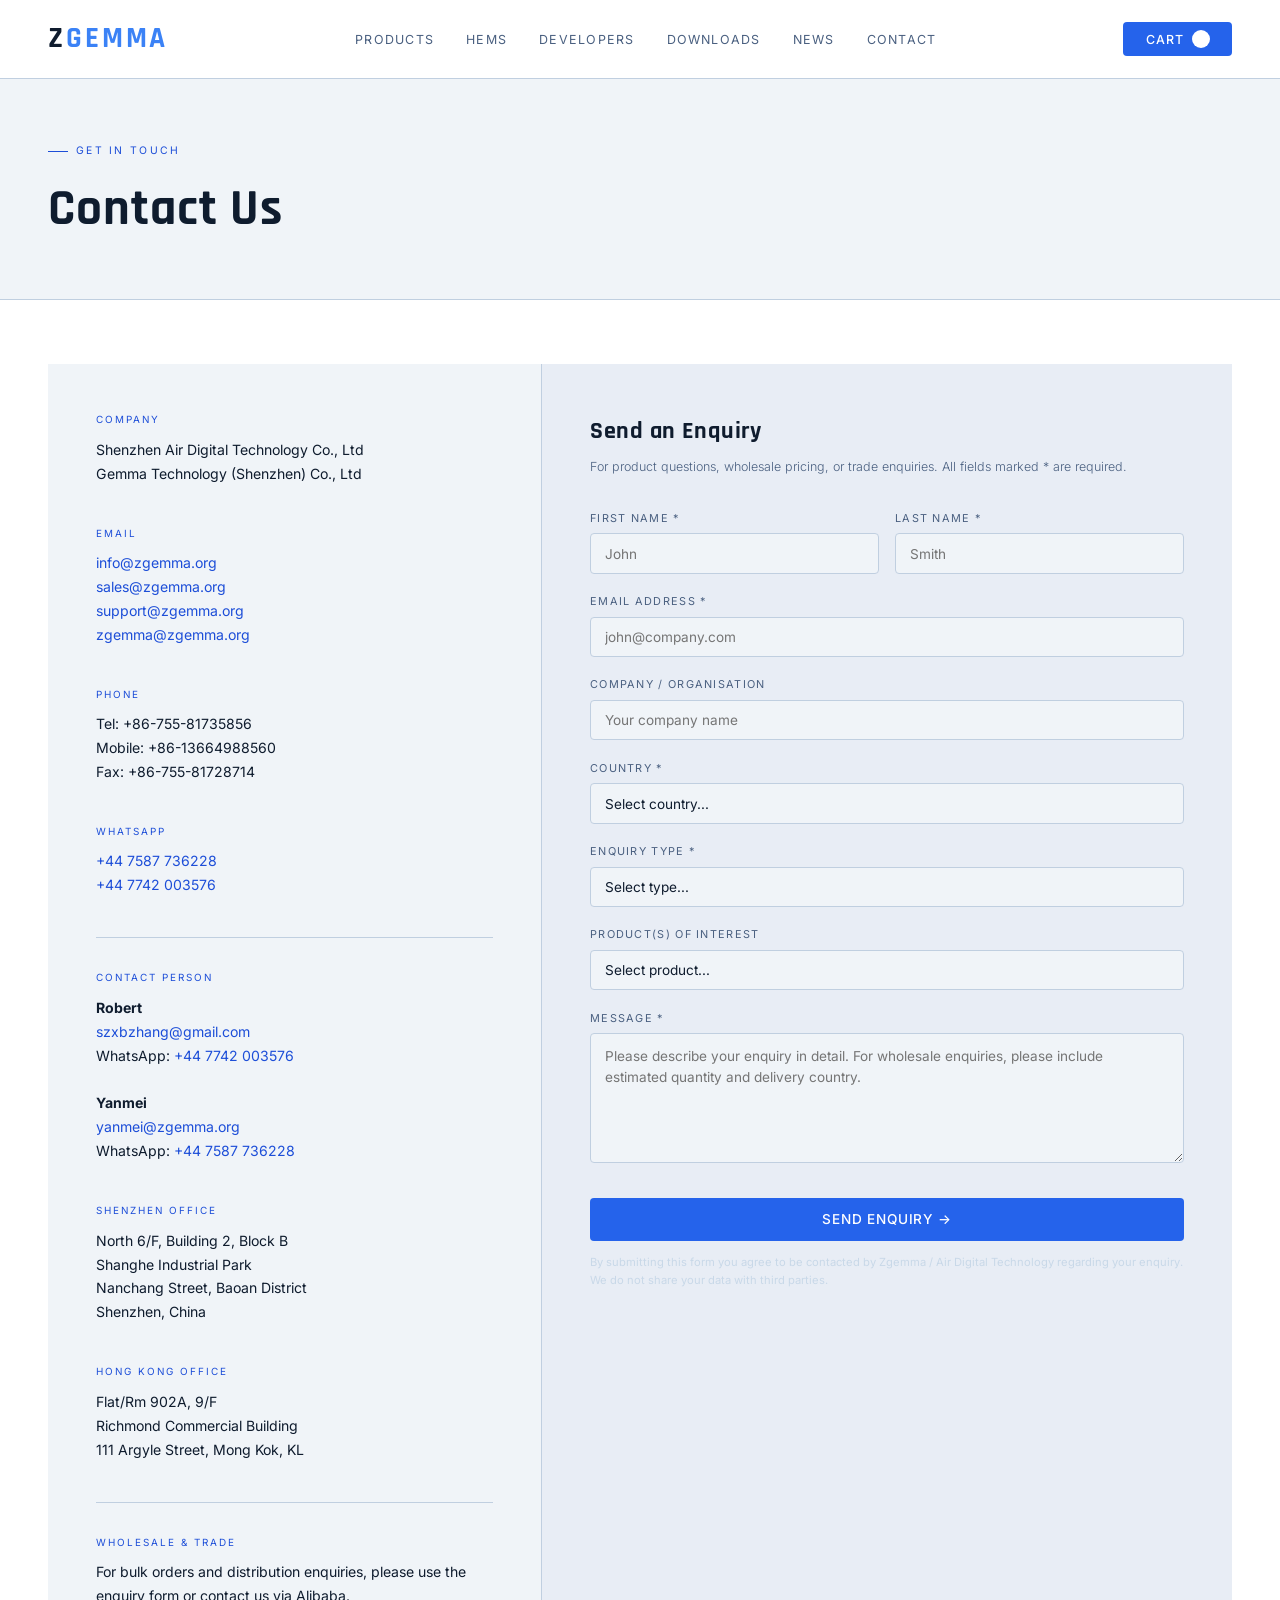
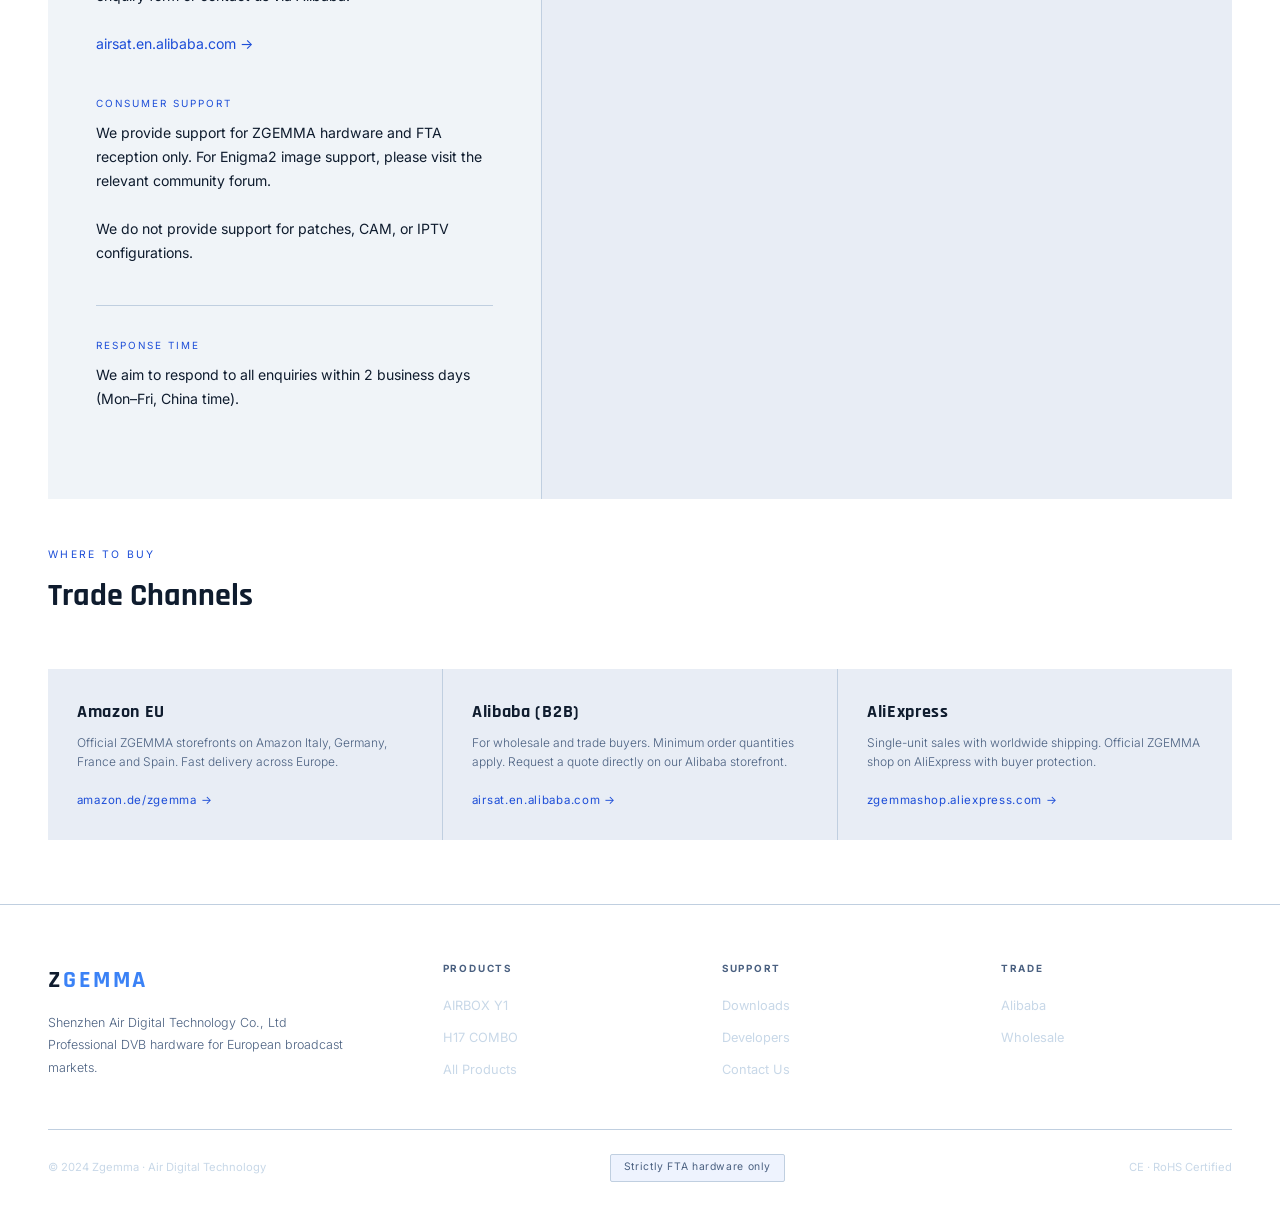
<file: contact.html>
<!DOCTYPE html>
<html lang="en">
<head>
<meta charset="UTF-8">
<meta name="viewport" content="width=device-width, initial-scale=1.0">
<title>Contact | ZGEMMA</title>
<link rel="stylesheet" href="style.css">
<style>
.z-contact-grid { display:grid; grid-template-columns:1fr 1.4fr; gap:1px; background:var(--border); }
.z-contact-info { background:var(--surface); padding:3rem; }
.z-contact-form-wrap { background:var(--card); padding:3rem; }
.z-info-block { margin-bottom:2.5rem; }
.z-info-label { font-size:0.62rem; letter-spacing:0.2em; text-transform:uppercase; color:var(--accent3); margin-bottom:0.6rem; }
.z-info-val { font-size:0.88rem; line-height:1.7; color:var(--text); }
.z-info-val a { color:var(--accent3); transition:color 0.2s; }
.z-info-val a:hover { color:var(--text); }
.z-info-divider { border:none; border-top:1px solid var(--border); margin:2rem 0; }

/* FORM */
.z-form-title { font-family:'Rajdhani',sans-serif; font-size:1.5rem; font-weight:700; letter-spacing:0.03em; margin-bottom:0.4rem; }
.z-form-sub { font-size:0.78rem; color:var(--muted); margin-bottom:2rem; font-weight:300; line-height:1.65; }
.z-field { margin-bottom:1.2rem; }
.z-field label { display:block; font-size:0.68rem; letter-spacing:0.12em; text-transform:uppercase; color:var(--muted); margin-bottom:0.4rem; }
.z-field input, .z-field select, .z-field textarea {
  width:100%; background:var(--surface); border:1px solid var(--border);
  color:var(--text); padding:0.7rem 0.9rem; font-family:'Inter',sans-serif;
  font-size:0.85rem; border-radius:var(--r); outline:none;
  transition:border-color 0.2s; -webkit-appearance:none;
}
.z-field input:focus, .z-field select:focus, .z-field textarea:focus { border-color:var(--accent2); }
.z-field textarea { resize:vertical; min-height:130px; line-height:1.6; }
.z-field select option { background:var(--card); }
.z-field-row { display:grid; grid-template-columns:1fr 1fr; gap:1rem; }
.z-form-submit {
  width:100%; background:var(--accent); color:#fff; border:none;
  padding:0.85rem; font-family:'Inter',sans-serif; font-size:0.85rem;
  font-weight:500; letter-spacing:0.06em; text-transform:uppercase;
  cursor:pointer; border-radius:var(--r); transition:background 0.2s; margin-top:0.5rem;
}
.z-form-submit:hover { background:var(--accent2); }
.z-form-notice { font-size:0.7rem; color:var(--dim); margin-top:0.8rem; line-height:1.6; }
.z-success-msg { display:none; background:rgba(37,99,235,0.12); border:1px solid rgba(96,165,250,0.3); border-radius:var(--r); padding:1.2rem 1.5rem; margin-top:1rem; }
.z-success-msg p { font-size:0.85rem; color:var(--accent3); }

/* TRADE CHANNELS */
.z-trade-grid { display:grid; grid-template-columns:repeat(3,1fr); gap:1px; background:var(--border); margin-top:3rem; }
.z-trade-card { background:var(--card); padding:1.8rem; transition:background 0.2s; }
.z-trade-card:hover { background:var(--card2); }
.z-trade-name { font-family:'Rajdhani',sans-serif; font-size:1.1rem; font-weight:700; letter-spacing:0.04em; margin-bottom:0.4rem; }
.z-trade-desc { font-size:0.75rem; color:var(--muted); line-height:1.6; margin-bottom:1rem; font-weight:300; }
.z-trade-link { font-size:0.72rem; color:var(--accent3); letter-spacing:0.06em; transition:color 0.2s; text-decoration:none; }
.z-trade-link:hover { color:var(--text); }

@media(max-width:900px){ .z-contact-grid{ grid-template-columns:1fr; } .z-field-row{ grid-template-columns:1fr; } .z-trade-grid{ grid-template-columns:1fr; } }
</style>
</head>
<body>

<nav class="z-nav">
  <a href="index.html" class="z-logo">Z<span>GEMMA</span></a>
  <ul class="z-navlinks">
    <li><a href="products.html">Products</a></li>
    <li><a href="hems-plugin.html">HEMS</a></li>
    <li><a href="developer.html">Developers</a></li>
    <li><a href="downloads.html">Downloads</a></li>
    <li><a href="news.html">News</a></li>
    <li><a href="contact.html">Contact</a></li>
  </ul>
  <button class="snipcart-checkout z-cart-btn">Cart <span class="snipcart-items-count"></span></button>
</nav>

<div class="z-page-header">
  <div class="z-page-eyebrow">Get In Touch</div>
  <div class="z-page-title">Contact Us</div>
</div>

<section class="z-section">
  <div class="z-contact-grid">

    <!-- INFO COLUMN -->
    <div class="z-contact-info">
      <div class="z-info-block">
        <div class="z-info-label">Company</div>
        <div class="z-info-val">
          Shenzhen Air Digital Technology Co., Ltd<br>
          Gemma Technology (Shenzhen) Co., Ltd
        </div>
      </div>
      <div class="z-info-block">
        <div class="z-info-label">Email</div>
        <div class="z-info-val">
          <a href="mailto:info@zgemma.org">info@zgemma.org</a><br>
          <a href="mailto:sales@zgemma.org">sales@zgemma.org</a><br>
          <a href="mailto:support@zgemma.org">support@zgemma.org</a><br>
          <a href="mailto:zgemma@zgemma.org">zgemma@zgemma.org</a>
        </div>
      </div>
      <div class="z-info-block">
        <div class="z-info-label">Phone</div>
        <div class="z-info-val">
          Tel: +86-755-81735856<br>
          Mobile: +86-13664988560<br>
          Fax: +86-755-81728714
        </div>
      </div>
      <div class="z-info-block">
        <div class="z-info-label">WhatsApp</div>
        <div class="z-info-val">
          <a href="https://wa.me/447587736228" target="_blank">+44 7587 736228</a><br>
          <a href="https://wa.me/447742003576" target="_blank">+44 7742 003576</a>
        </div>
      </div>
      <hr class="z-info-divider">
      <div class="z-info-block">
        <div class="z-info-label">Contact Person</div>
        <div class="z-info-val">
          <strong>Robert</strong><br>
          <a href="mailto:szxbzhang@gmail.com">szxbzhang@gmail.com</a><br>
          WhatsApp: <a href="https://wa.me/447742003576" target="_blank">+44 7742 003576</a><br><br>
          <strong>Yanmei</strong><br>
          <a href="mailto:yanmei@zgemma.org">yanmei@zgemma.org</a><br>
          WhatsApp: <a href="https://wa.me/447587736228" target="_blank">+44 7587 736228</a>
        </div>
      </div>
      <div class="z-info-block">
        <div class="z-info-label">Shenzhen Office</div>
        <div class="z-info-val">
          North 6/F, Building 2, Block B<br>
          Shanghe Industrial Park<br>
          Nanchang Street, Baoan District<br>
          Shenzhen, China
        </div>
      </div>
      <div class="z-info-block">
        <div class="z-info-label">Hong Kong Office</div>
        <div class="z-info-val">
          Flat/Rm 902A, 9/F<br>
          Richmond Commercial Building<br>
          111 Argyle Street, Mong Kok, KL
        </div>
      </div>
      <hr class="z-info-divider">
      <div class="z-info-block">
        <div class="z-info-label">Wholesale &amp; Trade</div>
        <div class="z-info-val">For bulk orders and distribution enquiries, please use the enquiry form or contact us via Alibaba.<br><br>
          <a href="https://airsat.en.alibaba.com" target="_blank">airsat.en.alibaba.com →</a>
        </div>
      </div>
      <div class="z-info-block">
        <div class="z-info-label">Consumer Support</div>
        <div class="z-info-val">
          We provide support for ZGEMMA hardware and FTA reception only. For Enigma2 image support, please visit the relevant community forum.<br><br>
          We do not provide support for patches, CAM, or IPTV configurations.
        </div>
      </div>
      <hr class="z-info-divider">
      <div class="z-info-block">
        <div class="z-info-label">Response Time</div>
        <div class="z-info-val">We aim to respond to all enquiries within 2 business days (Mon–Fri, China time).</div>
      </div>
    </div>

    <!-- FORM COLUMN -->
    <div class="z-contact-form-wrap">
      <div class="z-form-title">Send an Enquiry</div>
      <div class="z-form-sub">For product questions, wholesale pricing, or trade enquiries. All fields marked * are required.</div>

      <form id="contactForm" onsubmit="submitForm(event)">
        <div class="z-field-row">
          <div class="z-field">
            <label>First Name *</label>
            <input type="text" name="firstname" required placeholder="John">
          </div>
          <div class="z-field">
            <label>Last Name *</label>
            <input type="text" name="lastname" required placeholder="Smith">
          </div>
        </div>
        <div class="z-field">
          <label>Email Address *</label>
          <input type="email" name="email" required placeholder="john@company.com">
        </div>
        <div class="z-field">
          <label>Company / Organisation</label>
          <input type="text" name="company" placeholder="Your company name">
        </div>
        <div class="z-field">
          <label>Country *</label>
          <select name="country" required>
            <option value="">Select country...</option>
            <option>United Kingdom</option>
            <option>Germany</option>
            <option>France</option>
            <option>Italy</option>
            <option>Spain</option>
            <option>Netherlands</option>
            <option>Belgium</option>
            <option>Poland</option>
            <option>Portugal</option>
            <option>Sweden</option>
            <option>Norway</option>
            <option>Denmark</option>
            <option>Finland</option>
            <option>Austria</option>
            <option>Switzerland</option>
            <option>Other</option>
          </select>
        </div>
        <div class="z-field">
          <label>Enquiry Type *</label>
          <select name="enquiry_type" required>
            <option value="">Select type...</option>
            <option>Wholesale / Bulk Order</option>
            <option>Distribution Partnership</option>
            <option>Product Information</option>
            <option>Technical Support (Hardware)</option>
            <option>Amazon / Retail</option>
            <option>Other</option>
          </select>
        </div>
        <div class="z-field">
          <label>Product(s) of Interest</label>
          <select name="product">
            <option value="">Select product...</option>
            <option>AIRBOX Y1</option>
            <option>H17 COMBO</option>
            <option>H17 TWIN</option>
            <option>H9 Series</option>
            <option>H8 Series</option>
            <option>Multiple / Full Range</option>
            <option>Not sure yet</option>
          </select>
        </div>
        <div class="z-field">
          <label>Message *</label>
          <textarea name="message" required placeholder="Please describe your enquiry in detail. For wholesale enquiries, please include estimated quantity and delivery country."></textarea>
        </div>
        <button type="submit" class="z-form-submit">Send Enquiry →</button>
        <p class="z-form-notice">By submitting this form you agree to be contacted by Zgemma / Air Digital Technology regarding your enquiry. We do not share your data with third parties.</p>
      </form>

      <div class="z-success-msg" id="successMsg">
        <p>✓ &nbsp;Thank you for your enquiry. We will get back to you within 2 business days.</p>
      </div>
    </div>

  </div>

  <!-- TRADE CHANNELS -->
  <div class="z-sec-head" style="margin-top:3rem;">
    <div><div class="z-sec-label">Where to Buy</div><div class="z-sec-title">Trade Channels</div></div>
  </div>
  <div class="z-trade-grid">
    <div class="z-trade-card">
      <div class="z-trade-name">Amazon EU</div>
      <div class="z-trade-desc">Official ZGEMMA storefronts on Amazon Italy, Germany, France and Spain. Fast delivery across Europe.</div>
      <a href="https://www.amazon.de/stores/ZGEMMA/page/BFFD4BCB-DE1E-40EE-87D9-837C376D360B" target="_blank" class="z-trade-link">amazon.de/zgemma →</a>
    </div>
    <div class="z-trade-card">
      <div class="z-trade-name">Alibaba (B2B)</div>
      <div class="z-trade-desc">For wholesale and trade buyers. Minimum order quantities apply. Request a quote directly on our Alibaba storefront.</div>
      <a href="https://airsat.en.alibaba.com" target="_blank" class="z-trade-link">airsat.en.alibaba.com →</a>
    </div>
    <div class="z-trade-card">
      <div class="z-trade-name">AliExpress</div>
      <div class="z-trade-desc">Single-unit sales with worldwide shipping. Official ZGEMMA shop on AliExpress with buyer protection.</div>
      <a href="http://zgemmashop.aliexpress.com" target="_blank" class="z-trade-link">zgemmashop.aliexpress.com →</a>
    </div>
  </div>
</section>

<footer class="z-footer">
  <div class="z-footer-top">
    <div class="z-fbrand">
      <a href="index.html" class="z-logo">Z<span style="color:var(--accent2)">GEMMA</span></a>
      <p>Shenzhen Air Digital Technology Co., Ltd<br>Professional DVB hardware for European broadcast markets.</p>
    </div>
    <div class="z-flinks"><h4>Products</h4><ul><li><a href="product-airbox.html">AIRBOX Y1</a></li><li><a href="product-h17combo.html">H17 COMBO</a></li><li><a href="products.html">All Products</a></li></ul></div>
    <div class="z-flinks"><h4>Support</h4><ul><li><a href="downloads.html">Downloads</a></li>
    <li><a href="developer.html">Developers</a></li><li><a href="contact.html">Contact Us</a></li></ul></div>
    <div class="z-flinks"><h4>Trade</h4><ul><li><a href="https://airsat.en.alibaba.com" target="_blank">Alibaba</a></li><li><a href="contact.html">Wholesale</a></li></ul></div>
  </div>
  <div class="z-footer-bottom">
    <span>© 2024 Zgemma · Air Digital Technology</span>
    <span class="z-fta-notice">Strictly FTA hardware only</span>
    <span>CE · RoHS Certified</span>
  </div>
</footer>

<script>
function submitForm(e) {
  e.preventDefault();
  const form = document.getElementById('contactForm');
  const btn = form.querySelector('.z-form-submit');
  btn.textContent = 'Sending...';
  btn.disabled = true;
  // In production: replace with your form backend (Formspree, Netlify Forms, etc.)
  // Example with Formspree: fetch('https://formspree.io/f/YOUR_ID', { method:'POST', body: new FormData(form) })
  setTimeout(() => {
    form.style.display = 'none';
    document.getElementById('successMsg').style.display = 'block';
  }, 800);
}
</script>

<script>
  window.SnipcartSettings = {
    publicApiKey: 'Y2I3MTI3ZTgtNDk0ZS00NWRjLWJlMmEtMDlhODI1NjczNWE0NjM5MTE5OTQ4MTQ0NzkyNzU3',
    loadStrategy: 'on-user-interaction',
    currency: 'eur',
  };
  (function(){var c,d;(d=(c=window.SnipcartSettings).version)!=null||(c.version='3.0');var s,S;(S=(s=window.SnipcartSettings).timeoutDuration)!=null||(s.timeoutDuration=2750);var l,p;(p=(l=window.SnipcartSettings).domain)!=null||(l.domain='cdn.snipcart.com');var w,u;(u=(w=window.SnipcartSettings).protocol)!=null||(w.protocol='https');var m,g;(g=(m=window.SnipcartSettings).loadCSS)!=null||(m.loadCSS=true);var y=window.SnipcartSettings.version.includes('v3.0.0-ci')||window.SnipcartSettings.version!='3.0'&&window.SnipcartSettings.version.localeCompare('3.4.0',void 0,{numeric:true,sensitivity:'base'})===-1,f=['focus','mouseover','touchmove','scroll','keydown'];window.LoadSnipcart=o;document.readyState==='loading'?document.addEventListener('DOMContentLoaded',r):r();function r(){window.SnipcartSettings.loadStrategy?window.SnipcartSettings.loadStrategy==='on-user-interaction'&&(f.forEach(function(t){return document.addEventListener(t,o)}),setTimeout(o,window.SnipcartSettings.timeoutDuration)):o()}var a=false;function o(){if(a)return;a=true;let t=document.getElementsByTagName('head')[0],n=document.querySelector('#snipcart'),i=document.querySelector('src[src^="'+window.SnipcartSettings.protocol+'://'+window.SnipcartSettings.domain+'"][src$="snipcart.js"]'),e=document.querySelector('link[href^="'+window.SnipcartSettings.protocol+'://'+window.SnipcartSettings.domain+'"][href$="snipcart.css"]');n||(n=document.createElement('div'),n.id='snipcart',n.setAttribute('hidden','true'),document.body.appendChild(n)),h(n),i||(i=document.createElement('script'),i.src=''+window.SnipcartSettings.protocol+'://'+window.SnipcartSettings.domain+'/themes/v'+window.SnipcartSettings.version+'/default/snipcart.js',i.async=true,t.appendChild(i)),!e&&window.SnipcartSettings.loadCSS&&(e=document.createElement('link'),e.rel='stylesheet',e.type='text/css',e.href=''+window.SnipcartSettings.protocol+'://'+window.SnipcartSettings.domain+'/themes/v'+window.SnipcartSettings.version+'/default/snipcart.css',t.prepend(e)),f.forEach(function(v){return document.removeEventListener(v,o)})}function h(t){(t.dataset.apiKey=window.SnipcartSettings.publicApiKey,window.SnipcartSettings.currency&&(t.dataset.currency=window.SnipcartSettings.currency))}})();
</script>
</body>
</html>
</file>
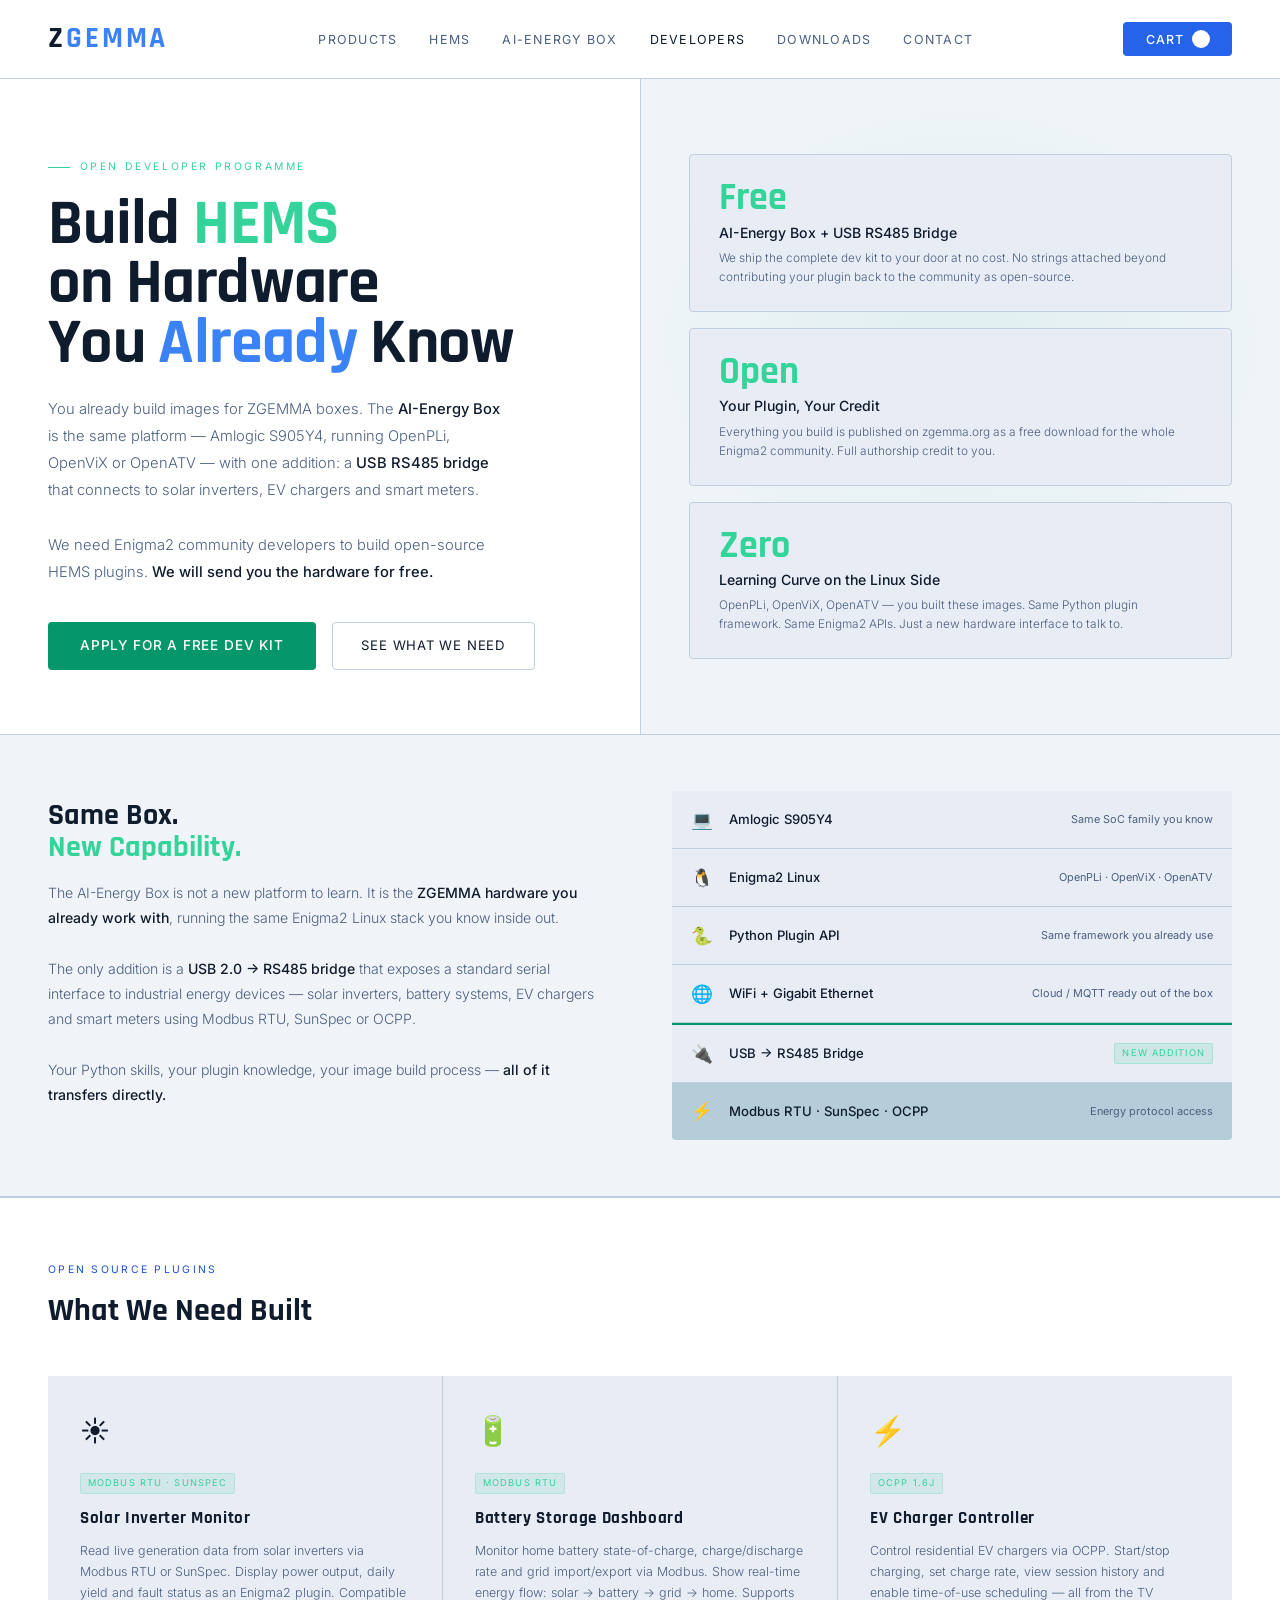
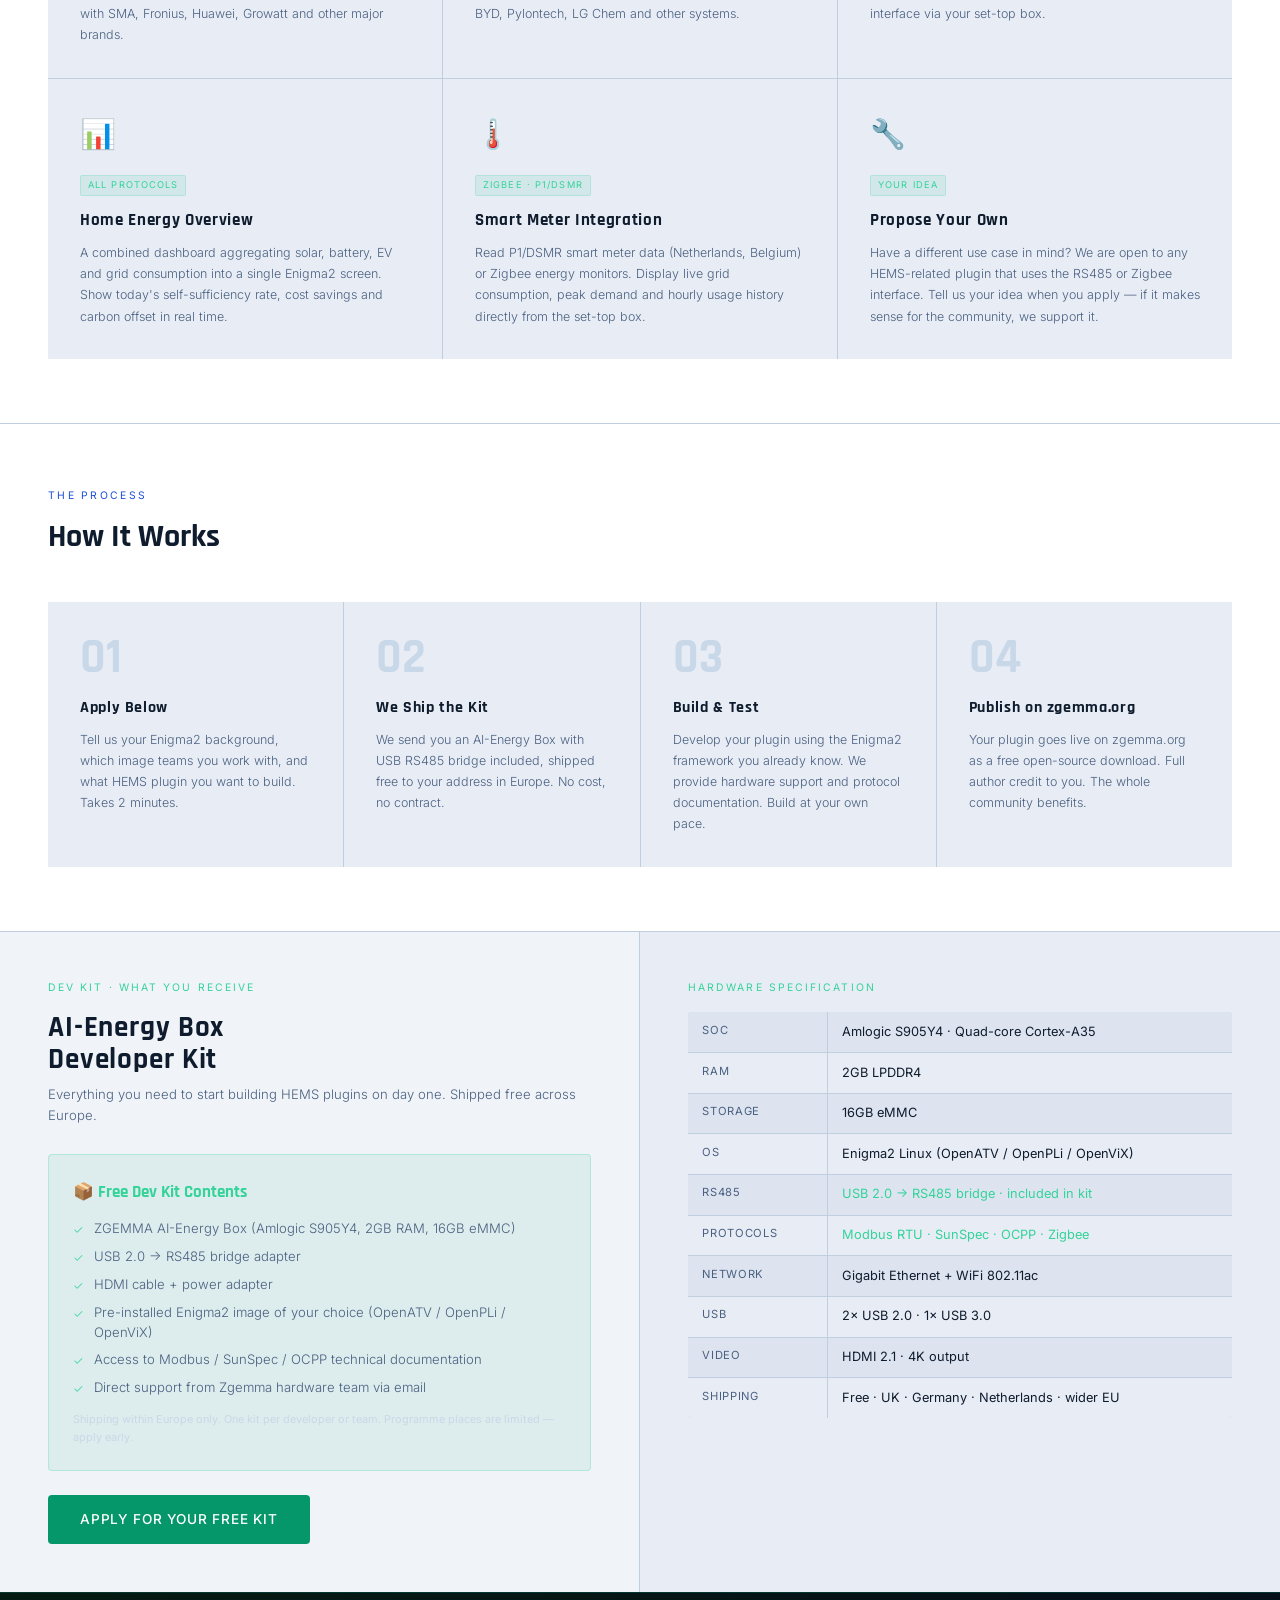
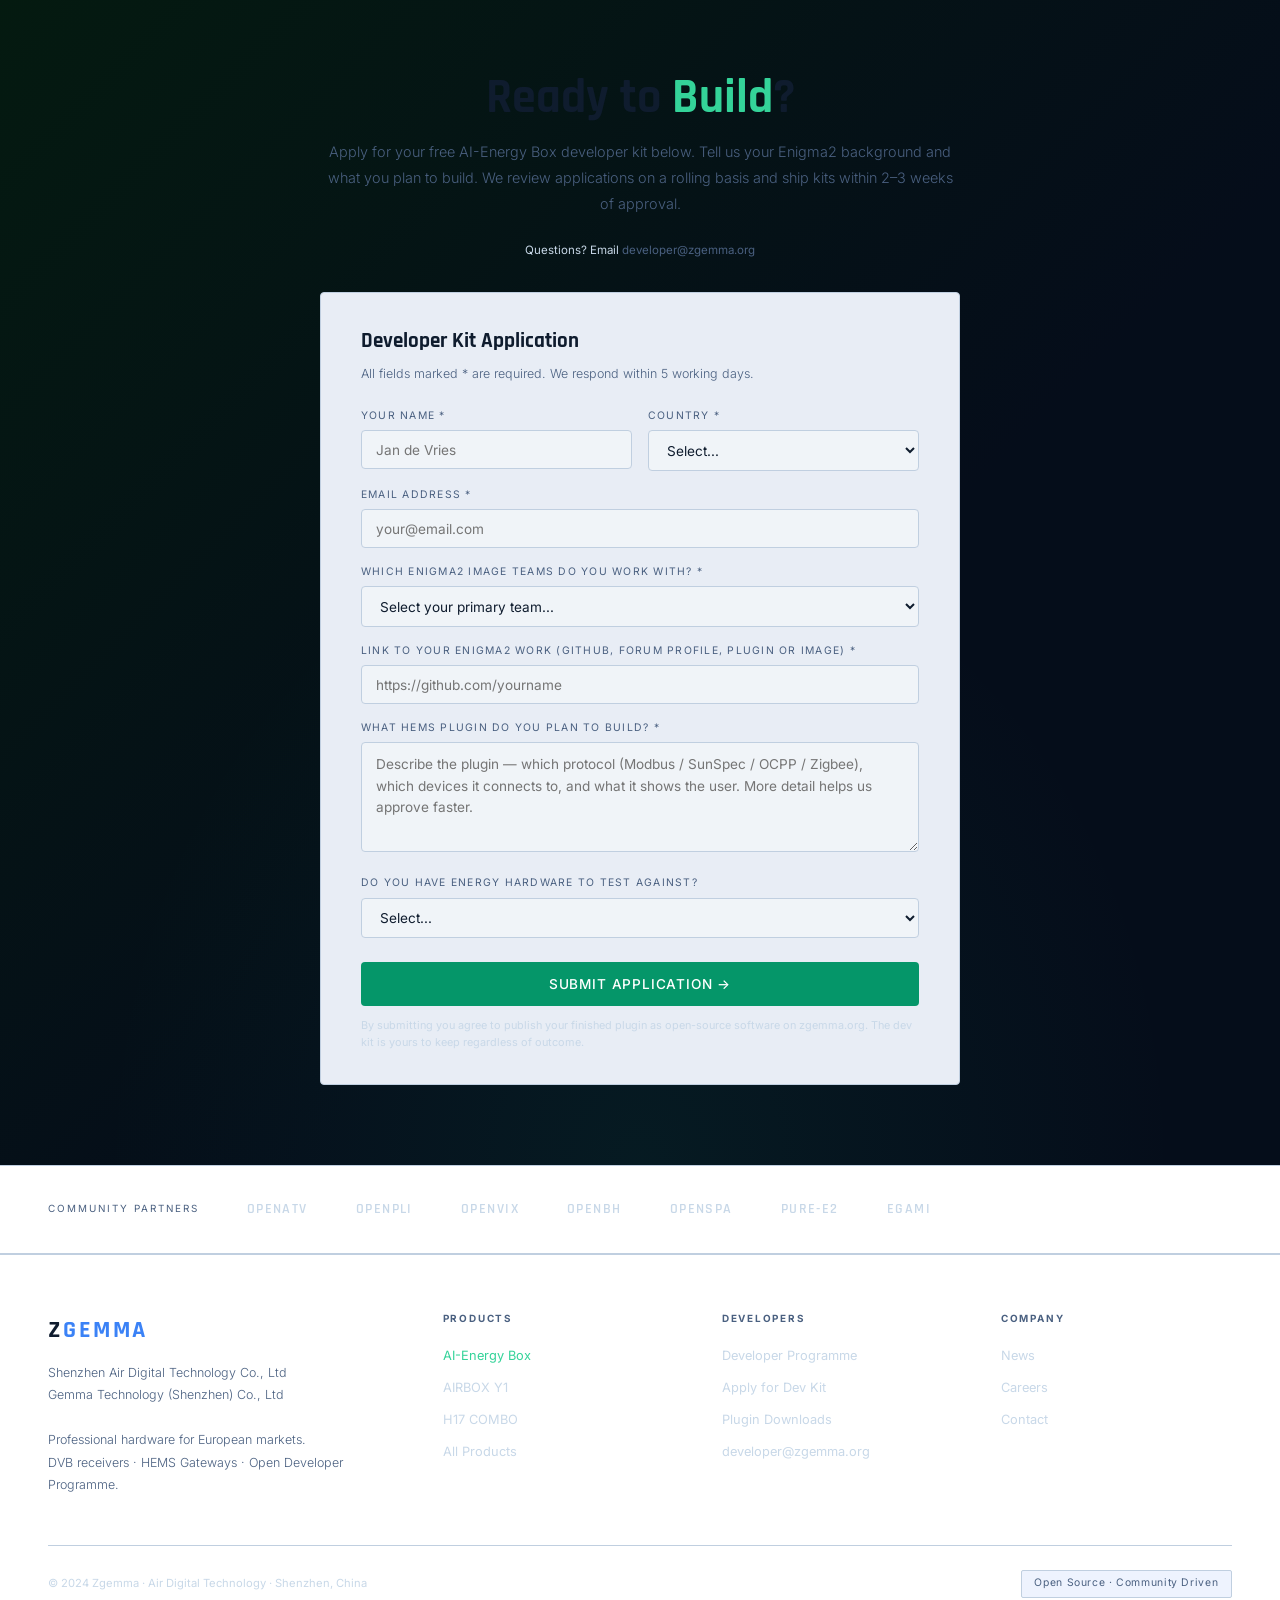
<file: developer.html>
<!DOCTYPE html>
<html lang="en">
<head>
<meta charset="UTF-8">
<meta name="viewport" content="width=device-width, initial-scale=1.0">
<title>Developer Programme | ZGEMMA AI-Energy Box</title>
<meta name="description" content="ZGEMMA is calling on Enigma2 developers to build open-source HEMS applications for the AI-Energy Box. Free hardware provided. Join the programme.">
<link rel="stylesheet" href="style.css">
<style>
.zd-hero{display:grid;grid-template-columns:1fr 1fr;min-height:560px;border-bottom:1px solid var(--border);overflow:hidden}
.zd-hero-left{padding:5rem 3rem 4rem;display:flex;flex-direction:column;justify-content:center}
.zd-eyebrow{display:flex;align-items:center;gap:0.6rem;font-size:0.65rem;letter-spacing:0.25em;text-transform:uppercase;color:#34d399;margin-bottom:1.2rem}
.zd-eyebrow::before{content:'';display:block;width:22px;height:1px;background:#34d399}
.zd-hero h1{font-family:'Rajdhani',sans-serif;font-size:clamp(2.8rem,5vw,4.8rem);font-weight:700;line-height:0.93;letter-spacing:-0.01em;margin-bottom:1.4rem}
.zd-hero h1 em{color:#34d399;font-style:normal}
.zd-hero h1 b{color:var(--accent2);font-weight:700}
.zd-hero-desc{font-size:0.92rem;color:var(--muted);line-height:1.85;max-width:460px;margin-bottom:2.2rem;font-weight:300}
.zd-hero-desc strong{color:var(--text);font-weight:500}
.zd-hero-btns{display:flex;gap:1rem;flex-wrap:wrap}
.zd-btn-green{background:#059669;color:#fff;border:none;padding:0.85rem 2rem;font-family:'Inter',sans-serif;font-size:0.85rem;font-weight:500;letter-spacing:0.06em;text-transform:uppercase;cursor:pointer;border-radius:var(--r);transition:all 0.2s;display:inline-block}
.zd-btn-green:hover{background:#10b981;transform:translateY(-1px)}
.zd-hero-right{background:var(--surface);border-left:1px solid var(--border);display:flex;flex-direction:column;justify-content:center;padding:3rem;gap:1rem;position:relative;overflow:hidden}
.zd-hero-right::before{content:'';position:absolute;inset:0;background:radial-gradient(ellipse 80% 60% at 50% 40%,rgba(16,185,129,0.07),transparent 70%);pointer-events:none}
.zd-offer-card{background:var(--card);border:1px solid var(--border);border-radius:var(--r);padding:1.5rem 1.8rem;position:relative;z-index:1}
.zd-offer-num{font-family:'Rajdhani',sans-serif;font-size:2.4rem;font-weight:700;color:#34d399;line-height:1;margin-bottom:0.25rem}
.zd-offer-title{font-size:0.88rem;font-weight:500;margin-bottom:0.3rem}
.zd-offer-desc{font-size:0.74rem;color:var(--muted);line-height:1.6;font-weight:300}

/* KNOW THE HW */
.zd-know{background:var(--surface);border-bottom:1px solid var(--border);padding:3.5rem 3rem;display:grid;grid-template-columns:1fr 1fr;gap:4rem;align-items:center}
.zd-know-title{font-family:'Rajdhani',sans-serif;font-size:1.9rem;font-weight:700;line-height:1.05;margin-bottom:1rem}
.zd-know-title em{color:#34d399;font-style:normal}
.zd-know-desc{font-size:0.88rem;color:var(--muted);line-height:1.8;font-weight:300;margin-bottom:1.5rem}
.zd-know-desc strong{color:var(--text);font-weight:500}
.zd-hw-stack{display:flex;flex-direction:column;gap:1px;background:var(--border);border-radius:var(--r);overflow:hidden}
.zd-hw-row{background:var(--card);display:flex;align-items:center;gap:1rem;padding:0.9rem 1.2rem}
.zd-hw-icon{font-size:1.1rem;flex-shrink:0}
.zd-hw-name{font-size:0.82rem;font-weight:500;flex:1}
.zd-hw-detail{font-size:0.68rem;color:var(--muted)}
.zd-hw-new{font-size:0.58rem;letter-spacing:0.12em;text-transform:uppercase;color:#34d399;background:rgba(16,185,129,0.12);border:1px solid rgba(52,211,153,0.25);padding:2px 7px;border-radius:2px}

/* APPS */
.zd-apps{display:grid;grid-template-columns:repeat(3,1fr);gap:1px;background:var(--border)}
.zd-app{background:var(--card);padding:2rem;transition:background 0.2s;position:relative;overflow:hidden}
.zd-app:hover{background:var(--card2)}
.zd-app::before{content:'';position:absolute;top:0;left:0;right:0;height:2px;background:#059669;opacity:0;transition:opacity 0.2s}
.zd-app:hover::before{opacity:1}
.zd-app-icon{font-size:1.8rem;margin-bottom:0.9rem}
.zd-app-protocol{display:inline-block;font-size:0.58rem;letter-spacing:0.12em;text-transform:uppercase;color:#34d399;background:rgba(16,185,129,0.1);border:1px solid rgba(52,211,153,0.2);padding:2px 7px;border-radius:2px;margin-bottom:0.7rem}
.zd-app-title{font-family:'Rajdhani',sans-serif;font-size:1.05rem;font-weight:700;letter-spacing:0.04em;margin-bottom:0.5rem}
.zd-app-desc{font-size:0.78rem;color:var(--muted);line-height:1.7;font-weight:300}

/* STEPS */
.zd-steps{display:grid;grid-template-columns:repeat(4,1fr);gap:1px;background:var(--border)}
.zd-step{background:var(--card);padding:2rem;position:relative}
.zd-step-num{font-family:'Rajdhani',sans-serif;font-size:3rem;font-weight:700;color:var(--dim);line-height:1;margin-bottom:0.8rem}
.zd-step-title{font-family:'Rajdhani',sans-serif;font-size:1rem;font-weight:700;letter-spacing:0.04em;margin-bottom:0.5rem}
.zd-step-desc{font-size:0.78rem;color:var(--muted);line-height:1.7;font-weight:300}

/* HW DETAIL */
.zd-hardware{display:grid;grid-template-columns:1fr 1fr;gap:0;background:var(--border)}
.zd-hw-left{background:var(--surface);padding:3rem;border-right:1px solid var(--border)}
.zd-hw-right{background:var(--card);padding:3rem}
.zd-hw-label{font-size:0.65rem;letter-spacing:0.2em;text-transform:uppercase;color:#34d399;margin-bottom:1rem}
.zd-hw-title{font-family:'Rajdhani',sans-serif;font-size:1.8rem;font-weight:700;letter-spacing:0.03em;margin-bottom:0.5rem;line-height:1.1}
.zd-hw-subtitle{font-size:0.82rem;color:var(--muted);margin-bottom:1.8rem;font-weight:300;line-height:1.6}
.zd-spec-list{display:flex;flex-direction:column;gap:1px;background:var(--border);border-radius:var(--r);overflow:hidden;margin-bottom:1.5rem}
.zd-spec-item{display:grid;grid-template-columns:140px 1fr;background:var(--card)}
.zd-spec-item:nth-child(odd){background:var(--card2)}
.zd-spec-k{padding:0.6rem 0.9rem;font-size:0.7rem;letter-spacing:0.06em;text-transform:uppercase;color:var(--muted);border-right:1px solid var(--border)}
.zd-spec-v{padding:0.6rem 0.9rem;font-size:0.8rem}
.zd-spec-v.green{color:#34d399}
.zd-free-kit{background:rgba(5,150,105,0.08);border:1px solid rgba(52,211,153,0.25);border-radius:var(--r);padding:1.5rem;margin-bottom:1.5rem}
.zd-free-kit-title{font-family:'Rajdhani',sans-serif;font-size:1.05rem;font-weight:700;color:#34d399;margin-bottom:0.8rem}
.zd-free-kit ul{list-style:none;display:flex;flex-direction:column;gap:0.5rem}
.zd-free-kit li{display:flex;align-items:flex-start;gap:0.6rem;font-size:0.82rem;color:var(--muted);font-weight:300;line-height:1.5}
.zd-free-kit li::before{content:'✓';color:#34d399;font-size:0.75rem;flex-shrink:0;margin-top:2px}
.zd-kit-note{font-size:0.68rem;color:var(--dim);margin-top:0.8rem;line-height:1.6}

/* CTA + FORM */
.zd-cta{background:linear-gradient(135deg,#041a10 0%,#050d1a 60%);border-top:1px solid rgba(5,150,105,0.3);padding:5rem 3rem;text-align:center;position:relative;overflow:hidden}
.zd-cta::before{content:'';position:absolute;inset:0;background:radial-gradient(ellipse 60% 80% at 50% 100%,rgba(16,185,129,0.08),transparent 70%)}
.zd-cta-inner{position:relative;z-index:1;max-width:640px;margin:0 auto}
.zd-cta h2{font-family:'Rajdhani',sans-serif;font-size:clamp(2rem,4vw,3rem);font-weight:700;line-height:1.05;margin-bottom:1rem}
.zd-cta h2 em{color:#34d399;font-style:normal}
.zd-cta p{font-size:0.9rem;color:var(--muted);line-height:1.8;margin-bottom:1.5rem;font-weight:300}
.zd-cta-note{font-size:0.72rem;color:var(--dim);margin-bottom:2rem}
.zd-cta-note a{color:var(--muted);transition:color 0.2s}
.zd-cta-note a:hover{color:var(--text)}
.zd-apply{background:var(--card);border:1px solid var(--border);border-radius:var(--r);padding:2rem 2.5rem;text-align:left;margin-top:2rem}
.zd-apply-title{font-family:'Rajdhani',sans-serif;font-size:1.3rem;font-weight:700;margin-bottom:0.4rem}
.zd-apply-sub{font-size:0.78rem;color:var(--muted);margin-bottom:1.5rem;font-weight:300}
.zd-field{margin-bottom:1rem}
.zd-field label{display:block;font-size:0.65rem;letter-spacing:0.12em;text-transform:uppercase;color:var(--muted);margin-bottom:0.35rem}
.zd-field input,.zd-field select,.zd-field textarea{width:100%;background:var(--surface);border:1px solid var(--border);color:var(--text);padding:0.65rem 0.9rem;font-family:'Inter',sans-serif;font-size:0.85rem;border-radius:var(--r);outline:none;transition:border-color 0.2s}
.zd-field input:focus,.zd-field select:focus,.zd-field textarea:focus{border-color:#34d399}
.zd-field textarea{resize:vertical;min-height:110px;line-height:1.6}
.zd-field select option{background:var(--card)}
.zd-field-row{display:grid;grid-template-columns:1fr 1fr;gap:1rem}
.zd-submit{width:100%;background:#059669;color:#fff;border:none;padding:0.85rem;font-family:'Inter',sans-serif;font-size:0.85rem;font-weight:500;letter-spacing:0.06em;text-transform:uppercase;cursor:pointer;border-radius:var(--r);transition:background 0.2s;margin-top:0.5rem}
.zd-submit:hover{background:#10b981}
.zd-form-note{font-size:0.68rem;color:var(--dim);margin-top:0.7rem;line-height:1.6}
.zd-success{display:none;background:rgba(5,150,105,0.12);border:1px solid rgba(52,211,153,0.3);border-radius:var(--r);padding:1.2rem 1.5rem;margin-top:1rem}
.zd-success p{font-size:0.85rem;color:#34d399}

@media(max-width:900px){
  .zd-hero{grid-template-columns:1fr}
  .zd-hero-left{padding:3rem 1.5rem 2rem}
  .zd-hero-right{padding:2rem 1.5rem}
  .zd-know{grid-template-columns:1fr;gap:2rem;padding:2.5rem 1.5rem}
  .zd-apps{grid-template-columns:1fr}
  .zd-steps{grid-template-columns:1fr 1fr}
  .zd-hardware{grid-template-columns:1fr}
  .zd-hw-left{border-right:none;border-bottom:1px solid var(--border);padding:2rem 1.5rem}
  .zd-hw-right{padding:2rem 1.5rem}
  .zd-cta{padding:3.5rem 1.5rem}
  .zd-apply{padding:1.5rem}
  .zd-field-row{grid-template-columns:1fr}
}
@media(max-width:600px){.zd-steps{grid-template-columns:1fr}}
</style>
</head>
<body>

<nav class="z-nav">
  <a href="index.html" class="z-logo">Z<span>GEMMA</span></a>
  <ul class="z-navlinks">
    <li><a href="products.html">Products</a></li>
    <li><a href="hems-plugin.html">HEMS</a></li>
    <li><a href="product-ai-energy.html">AI-Energy Box</a></li>
    <li><a href="developer.html" class="active">Developers</a></li>
    <li><a href="downloads.html">Downloads</a></li>
    <li><a href="contact.html">Contact</a></li>
  </ul>
  <button class="snipcart-checkout z-cart-btn">Cart <span class="snipcart-items-count"></span></button>
</nav>

<!-- HERO -->
<section class="zd-hero">
  <div class="zd-hero-left">
    <div class="zd-eyebrow">Open Developer Programme</div>
    <h1>Build <em>HEMS</em><br>on Hardware<br>You <b>Already</b> Know</h1>
    <p class="zd-hero-desc">
      You already build images for ZGEMMA boxes. The <strong>AI-Energy Box</strong> is the same platform — Amlogic S905Y4, running OpenPLi, OpenViX or OpenATV — with one addition: a <strong>USB RS485 bridge</strong> that connects to solar inverters, EV chargers and smart meters.<br><br>
      We need Enigma2 community developers to build open-source HEMS plugins. <strong>We will send you the hardware for free.</strong>
    </p>
    <div class="zd-hero-btns">
      <a href="#apply" class="zd-btn-green">Apply for a Free Dev Kit</a>
      <a href="#what-we-need" class="z-btn-ghost">See What We Need</a>
    </div>
  </div>
  <div class="zd-hero-right">
    <div class="zd-offer-card">
      <div class="zd-offer-num">Free</div>
      <div class="zd-offer-title">AI-Energy Box + USB RS485 Bridge</div>
      <div class="zd-offer-desc">We ship the complete dev kit to your door at no cost. No strings attached beyond contributing your plugin back to the community as open-source.</div>
    </div>
    <div class="zd-offer-card">
      <div class="zd-offer-num">Open</div>
      <div class="zd-offer-title">Your Plugin, Your Credit</div>
      <div class="zd-offer-desc">Everything you build is published on zgemma.org as a free download for the whole Enigma2 community. Full authorship credit to you.</div>
    </div>
    <div class="zd-offer-card">
      <div class="zd-offer-num">Zero</div>
      <div class="zd-offer-title">Learning Curve on the Linux Side</div>
      <div class="zd-offer-desc">OpenPLi, OpenViX, OpenATV — you built these images. Same Python plugin framework. Same Enigma2 APIs. Just a new hardware interface to talk to.</div>
    </div>
  </div>
</section>

<!-- YOU KNOW THIS HW -->
<div class="zd-know">
  <div>
    <div class="zd-know-title">Same Box.<br><em>New Capability.</em></div>
    <p class="zd-know-desc">The AI-Energy Box is not a new platform to learn. It is the <strong>ZGEMMA hardware you already work with</strong>, running the same Enigma2 Linux stack you know inside out.<br><br>
    The only addition is a <strong>USB 2.0 → RS485 bridge</strong> that exposes a standard serial interface to industrial energy devices — solar inverters, battery systems, EV chargers and smart meters using Modbus RTU, SunSpec or OCPP.<br><br>
    Your Python skills, your plugin knowledge, your image build process — <strong>all of it transfers directly.</strong></p>
  </div>
  <div class="zd-hw-stack">
    <div class="zd-hw-row"><div class="zd-hw-icon">💻</div><div class="zd-hw-name">Amlogic S905Y4</div><div class="zd-hw-detail">Same SoC family you know</div></div>
    <div class="zd-hw-row"><div class="zd-hw-icon">🐧</div><div class="zd-hw-name">Enigma2 Linux</div><div class="zd-hw-detail">OpenPLi · OpenViX · OpenATV</div></div>
    <div class="zd-hw-row"><div class="zd-hw-icon">🐍</div><div class="zd-hw-name">Python Plugin API</div><div class="zd-hw-detail">Same framework you already use</div></div>
    <div class="zd-hw-row"><div class="zd-hw-icon">🌐</div><div class="zd-hw-name">WiFi + Gigabit Ethernet</div><div class="zd-hw-detail">Cloud / MQTT ready out of the box</div></div>
    <div class="zd-hw-row" style="border-top:2px solid #059669">
      <div class="zd-hw-icon">🔌</div><div class="zd-hw-name">USB → RS485 Bridge</div><div class="zd-hw-new">New Addition</div>
    </div>
    <div class="zd-hw-row" style="background:rgba(5,150,105,0.06)">
      <div class="zd-hw-icon">⚡</div><div class="zd-hw-name">Modbus RTU · SunSpec · OCPP</div><div class="zd-hw-detail">Energy protocol access</div>
    </div>
  </div>
</div>

<!-- WHAT WE NEED -->
<section class="z-section z-section-border" id="what-we-need">
  <div class="z-sec-head">
    <div><div class="z-sec-label">Open Source Plugins</div><div class="z-sec-title">What We Need Built</div></div>
  </div>
  <div class="zd-apps">
    <div class="zd-app">
      <div class="zd-app-icon">☀️</div>
      <div class="zd-app-protocol">Modbus RTU · SunSpec</div>
      <div class="zd-app-title">Solar Inverter Monitor</div>
      <div class="zd-app-desc">Read live generation data from solar inverters via Modbus RTU or SunSpec. Display power output, daily yield and fault status as an Enigma2 plugin. Compatible with SMA, Fronius, Huawei, Growatt and other major brands.</div>
    </div>
    <div class="zd-app">
      <div class="zd-app-icon">🔋</div>
      <div class="zd-app-protocol">Modbus RTU</div>
      <div class="zd-app-title">Battery Storage Dashboard</div>
      <div class="zd-app-desc">Monitor home battery state-of-charge, charge/discharge rate and grid import/export via Modbus. Show real-time energy flow: solar → battery → grid → home. Supports BYD, Pylontech, LG Chem and other systems.</div>
    </div>
    <div class="zd-app">
      <div class="zd-app-icon">⚡</div>
      <div class="zd-app-protocol">OCPP 1.6J</div>
      <div class="zd-app-title">EV Charger Controller</div>
      <div class="zd-app-desc">Control residential EV chargers via OCPP. Start/stop charging, set charge rate, view session history and enable time-of-use scheduling — all from the TV interface via your set-top box.</div>
    </div>
    <div class="zd-app">
      <div class="zd-app-icon">📊</div>
      <div class="zd-app-protocol">All Protocols</div>
      <div class="zd-app-title">Home Energy Overview</div>
      <div class="zd-app-desc">A combined dashboard aggregating solar, battery, EV and grid consumption into a single Enigma2 screen. Show today's self-sufficiency rate, cost savings and carbon offset in real time.</div>
    </div>
    <div class="zd-app">
      <div class="zd-app-icon">🌡️</div>
      <div class="zd-app-protocol">Zigbee · P1/DSMR</div>
      <div class="zd-app-title">Smart Meter Integration</div>
      <div class="zd-app-desc">Read P1/DSMR smart meter data (Netherlands, Belgium) or Zigbee energy monitors. Display live grid consumption, peak demand and hourly usage history directly from the set-top box.</div>
    </div>
    <div class="zd-app">
      <div class="zd-app-icon">🔧</div>
      <div class="zd-app-protocol">Your Idea</div>
      <div class="zd-app-title">Propose Your Own</div>
      <div class="zd-app-desc">Have a different use case in mind? We are open to any HEMS-related plugin that uses the RS485 or Zigbee interface. Tell us your idea when you apply — if it makes sense for the community, we support it.</div>
    </div>
  </div>
</section>

<!-- STEPS -->
<section class="z-section z-section-border">
  <div class="z-sec-head">
    <div><div class="z-sec-label">The Process</div><div class="z-sec-title">How It Works</div></div>
  </div>
  <div class="zd-steps">
    <div class="zd-step">
      <div class="zd-step-num">01</div>
      <div class="zd-step-title">Apply Below</div>
      <div class="zd-step-desc">Tell us your Enigma2 background, which image teams you work with, and what HEMS plugin you want to build. Takes 2 minutes.</div>
    </div>
    <div class="zd-step">
      <div class="zd-step-num">02</div>
      <div class="zd-step-title">We Ship the Kit</div>
      <div class="zd-step-desc">We send you an AI-Energy Box with USB RS485 bridge included, shipped free to your address in Europe. No cost, no contract.</div>
    </div>
    <div class="zd-step">
      <div class="zd-step-num">03</div>
      <div class="zd-step-title">Build &amp; Test</div>
      <div class="zd-step-desc">Develop your plugin using the Enigma2 framework you already know. We provide hardware support and protocol documentation. Build at your own pace.</div>
    </div>
    <div class="zd-step">
      <div class="zd-step-num">04</div>
      <div class="zd-step-title">Publish on zgemma.org</div>
      <div class="zd-step-desc">Your plugin goes live on zgemma.org as a free open-source download. Full author credit to you. The whole community benefits.</div>
    </div>
  </div>
</section>

<!-- HARDWARE DETAIL -->
<section class="z-section z-section-border" style="padding:0">
  <div class="zd-hardware">
    <div class="zd-hw-left">
      <div class="zd-hw-label">Dev Kit · What You Receive</div>
      <div class="zd-hw-title">AI-Energy Box<br>Developer Kit</div>
      <div class="zd-hw-subtitle">Everything you need to start building HEMS plugins on day one. Shipped free across Europe.</div>
      <div class="zd-free-kit">
        <div class="zd-free-kit-title">📦 Free Dev Kit Contents</div>
        <ul>
          <li>ZGEMMA AI-Energy Box (Amlogic S905Y4, 2GB RAM, 16GB eMMC)</li>
          <li>USB 2.0 → RS485 bridge adapter</li>
          <li>HDMI cable + power adapter</li>
          <li>Pre-installed Enigma2 image of your choice (OpenATV / OpenPLi / OpenViX)</li>
          <li>Access to Modbus / SunSpec / OCPP technical documentation</li>
          <li>Direct support from Zgemma hardware team via email</li>
        </ul>
        <div class="zd-kit-note">Shipping within Europe only. One kit per developer or team. Programme places are limited — apply early.</div>
      </div>
      <a href="#apply" class="zd-btn-green">Apply for Your Free Kit</a>
    </div>
    <div class="zd-hw-right">
      <div class="zd-hw-label">Hardware Specification</div>
      <div class="zd-spec-list">
        <div class="zd-spec-item"><div class="zd-spec-k">SoC</div><div class="zd-spec-v">Amlogic S905Y4 · Quad-core Cortex-A35</div></div>
        <div class="zd-spec-item"><div class="zd-spec-k">RAM</div><div class="zd-spec-v">2GB LPDDR4</div></div>
        <div class="zd-spec-item"><div class="zd-spec-k">Storage</div><div class="zd-spec-v">16GB eMMC</div></div>
        <div class="zd-spec-item"><div class="zd-spec-k">OS</div><div class="zd-spec-v">Enigma2 Linux (OpenATV / OpenPLi / OpenViX)</div></div>
        <div class="zd-spec-item"><div class="zd-spec-k">RS485</div><div class="zd-spec-v green">USB 2.0 → RS485 bridge · included in kit</div></div>
        <div class="zd-spec-item"><div class="zd-spec-k">Protocols</div><div class="zd-spec-v green">Modbus RTU · SunSpec · OCPP · Zigbee</div></div>
        <div class="zd-spec-item"><div class="zd-spec-k">Network</div><div class="zd-spec-v">Gigabit Ethernet + WiFi 802.11ac</div></div>
        <div class="zd-spec-item"><div class="zd-spec-k">USB</div><div class="zd-spec-v">2× USB 2.0 · 1× USB 3.0</div></div>
        <div class="zd-spec-item"><div class="zd-spec-k">Video</div><div class="zd-spec-v">HDMI 2.1 · 4K output</div></div>
        <div class="zd-spec-item"><div class="zd-spec-k">Shipping</div><div class="zd-spec-v">Free · UK · Germany · Netherlands · wider EU</div></div>
      </div>
    </div>
  </div>
</section>

<!-- CTA + FORM -->
<div class="zd-cta" id="apply">
  <div class="zd-cta-inner">
    <h2>Ready to <em>Build</em>?</h2>
    <p>Apply for your free AI-Energy Box developer kit below. Tell us your Enigma2 background and what you plan to build. We review applications on a rolling basis and ship kits within 2–3 weeks of approval.</p>
    <div class="zd-cta-note">Questions? Email <a href="mailto:developer@zgemma.org">developer@zgemma.org</a></div>
    <div class="zd-apply">
      <div class="zd-apply-title">Developer Kit Application</div>
      <div class="zd-apply-sub">All fields marked * are required. We respond within 5 working days.</div>
      <form id="devForm" onsubmit="submitDev(event)">
        <div class="zd-field-row">
          <div class="zd-field">
            <label>Your Name *</label>
            <input type="text" required placeholder="Jan de Vries">
          </div>
          <div class="zd-field">
            <label>Country *</label>
            <select required>
              <option value="">Select...</option>
              <option>United Kingdom</option>
              <option>Germany</option>
              <option>Netherlands</option>
              <option>Belgium</option>
              <option>France</option>
              <option>Italy</option>
              <option>Spain</option>
              <option>Poland</option>
              <option>Sweden</option>
              <option>Other EU</option>
            </select>
          </div>
        </div>
        <div class="zd-field">
          <label>Email Address *</label>
          <input type="email" required placeholder="your@email.com">
        </div>
        <div class="zd-field">
          <label>Which Enigma2 image teams do you work with? *</label>
          <select required>
            <option value="">Select your primary team...</option>
            <option>OpenPLi</option>
            <option>OpenViX</option>
            <option>OpenATV</option>
            <option>OpenBH / BlackHole</option>
            <option>OpenSPA</option>
            <option>Multiple teams</option>
            <option>Independent developer</option>
          </select>
        </div>
        <div class="zd-field">
          <label>Link to your Enigma2 work (GitHub, forum profile, plugin or image) *</label>
          <input type="url" required placeholder="https://github.com/yourname">
        </div>
        <div class="zd-field">
          <label>What HEMS plugin do you plan to build? *</label>
          <textarea required placeholder="Describe the plugin — which protocol (Modbus / SunSpec / OCPP / Zigbee), which devices it connects to, and what it shows the user. More detail helps us approve faster."></textarea>
        </div>
        <div class="zd-field">
          <label>Do you have energy hardware to test against?</label>
          <select>
            <option value="">Select...</option>
            <option>Yes — inverter / EV charger / battery at home or lab</option>
            <option>Partial — I have some relevant devices</option>
            <option>No — I will work from protocol docs and simulation</option>
          </select>
        </div>
        <button type="submit" class="zd-submit">Submit Application →</button>
        <div class="zd-form-note">By submitting you agree to publish your finished plugin as open-source software on zgemma.org. The dev kit is yours to keep regardless of outcome.</div>
      </form>
      <div class="zd-success" id="devSuccess">
        <p>✓ &nbsp;Application received — thank you. We will get back to you within 5 working days.</p>
      </div>
    </div>
  </div>
</div>

<div class="z-partners">
  <span class="z-partners-label">Community Partners</span>
  <span class="z-partner">OpenATV</span><span class="z-partner">OpenPLi</span><span class="z-partner">OpenViX</span><span class="z-partner">OpenBH</span><span class="z-partner">OpenSPA</span><span class="z-partner">Pure-E2</span><span class="z-partner">EGAMI</span>
</div>

<footer class="z-footer">
  <div class="z-footer-top">
    <div class="z-fbrand">
      <a href="index.html" class="z-logo">Z<span style="color:var(--accent2)">GEMMA</span></a>
      <p>Shenzhen Air Digital Technology Co., Ltd<br>Gemma Technology (Shenzhen) Co., Ltd<br><br>Professional hardware for European markets.<br>DVB receivers · HEMS Gateways · Open Developer Programme.</p>
    </div>
    <div class="z-flinks"><h4>Products</h4><ul>
      <li><a href="product-ai-energy.html" style="color:#34d399">AI-Energy Box</a></li>
      <li><a href="product-airbox.html">AIRBOX Y1</a></li>
      <li><a href="product-h17combo.html">H17 COMBO</a></li>
      <li><a href="products.html">All Products</a></li>
    </ul></div>
    <div class="z-flinks"><h4>Developers</h4><ul>
      <li><a href="developer.html">Developer Programme</a></li>
      <li><a href="developer.html#apply">Apply for Dev Kit</a></li>
      <li><a href="downloads.html">Plugin Downloads</a></li>
      <li><a href="mailto:developer@zgemma.org">developer@zgemma.org</a></li>
    </ul></div>
    <div class="z-flinks"><h4>Company</h4><ul>
      <li><a href="news.html">News</a></li>
      <li><a href="careers.html">Careers</a></li>
      <li><a href="contact.html">Contact</a></li>
    </ul></div>
  </div>
  <div class="z-footer-bottom">
    <span>© 2024 Zgemma · Air Digital Technology · Shenzhen, China</span>
    <span class="z-fta-notice">Open Source · Community Driven</span>
  </div>
</footer>

<script>
function submitDev(e) {
  e.preventDefault();
  const btn = e.target.querySelector('.zd-submit');
  btn.textContent = 'Submitting...';
  btn.disabled = true;
  setTimeout(() => {
    document.getElementById('devForm').style.display = 'none';
    document.getElementById('devSuccess').style.display = 'block';
  }, 800);
}
</script>

<script>
  window.SnipcartSettings = {
    publicApiKey: 'Y2I3MTI3ZTgtNDk0ZS00NWRjLWJlMmEtMDlhODI1NjczNWE0NjM5MTE5OTQ4MTQ0NzkyNzU3',
    loadStrategy: 'on-user-interaction',
    currency: 'eur',
  };
  (function(){var c,d;(d=(c=window.SnipcartSettings).version)!=null||(c.version='3.0');var s,S;(S=(s=window.SnipcartSettings).timeoutDuration)!=null||(s.timeoutDuration=2750);var l,p;(p=(l=window.SnipcartSettings).domain)!=null||(l.domain='cdn.snipcart.com');var w,u;(u=(w=window.SnipcartSettings).protocol)!=null||(w.protocol='https');var m,g;(g=(m=window.SnipcartSettings).loadCSS)!=null||(m.loadCSS=true);var y=window.SnipcartSettings.version.includes('v3.0.0-ci')||window.SnipcartSettings.version!='3.0'&&window.SnipcartSettings.version.localeCompare('3.4.0',void 0,{numeric:true,sensitivity:'base'})===-1,f=['focus','mouseover','touchmove','scroll','keydown'];window.LoadSnipcart=o;document.readyState==='loading'?document.addEventListener('DOMContentLoaded',r):r();function r(){window.SnipcartSettings.loadStrategy?window.SnipcartSettings.loadStrategy==='on-user-interaction'&&(f.forEach(function(t){return document.addEventListener(t,o)}),setTimeout(o,window.SnipcartSettings.timeoutDuration)):o()}var a=false;function o(){if(a)return;a=true;let t=document.getElementsByTagName('head')[0],n=document.querySelector('#snipcart'),i=document.querySelector('src[src^="'+window.SnipcartSettings.protocol+'://'+window.SnipcartSettings.domain+'"][src$="snipcart.js"]'),e=document.querySelector('link[href^="'+window.SnipcartSettings.protocol+'://'+window.SnipcartSettings.domain+'"][href$="snipcart.css"]');n||(n=document.createElement('div'),n.id='snipcart',n.setAttribute('hidden','true'),document.body.appendChild(n)),h(n),i||(i=document.createElement('script'),i.src=''+window.SnipcartSettings.protocol+'://'+window.SnipcartSettings.domain+'/themes/v'+window.SnipcartSettings.version+'/default/snipcart.js',i.async=true,t.appendChild(i)),!e&&window.SnipcartSettings.loadCSS&&(e=document.createElement('link'),e.rel='stylesheet',e.type='text/css',e.href=''+window.SnipcartSettings.protocol+'://'+window.SnipcartSettings.domain+'/themes/v'+window.SnipcartSettings.version+'/default/snipcart.css',t.prepend(e)),f.forEach(function(v){return document.removeEventListener(v,o)})}function h(t){(t.dataset.apiKey=window.SnipcartSettings.publicApiKey,window.SnipcartSettings.currency&&(t.dataset.currency=window.SnipcartSettings.currency))}})();
</script>
</body>
</html>
</file>
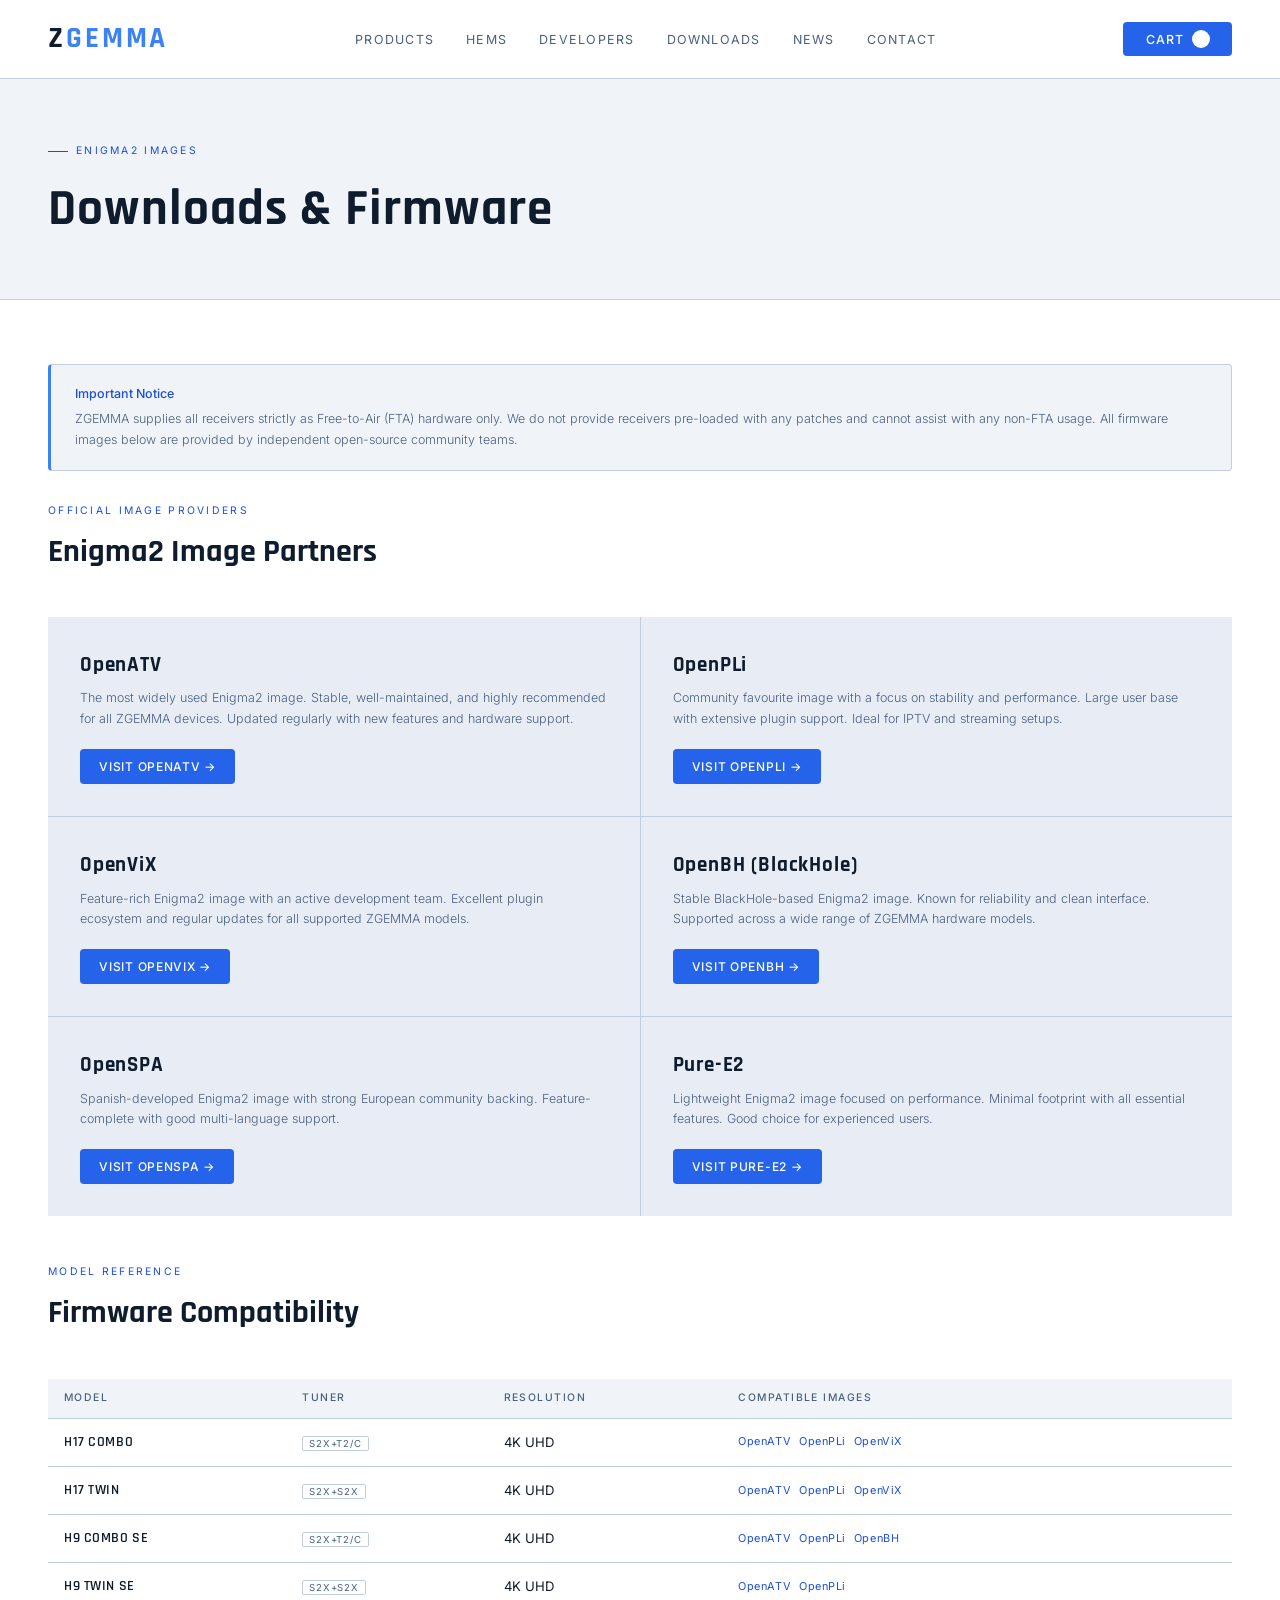
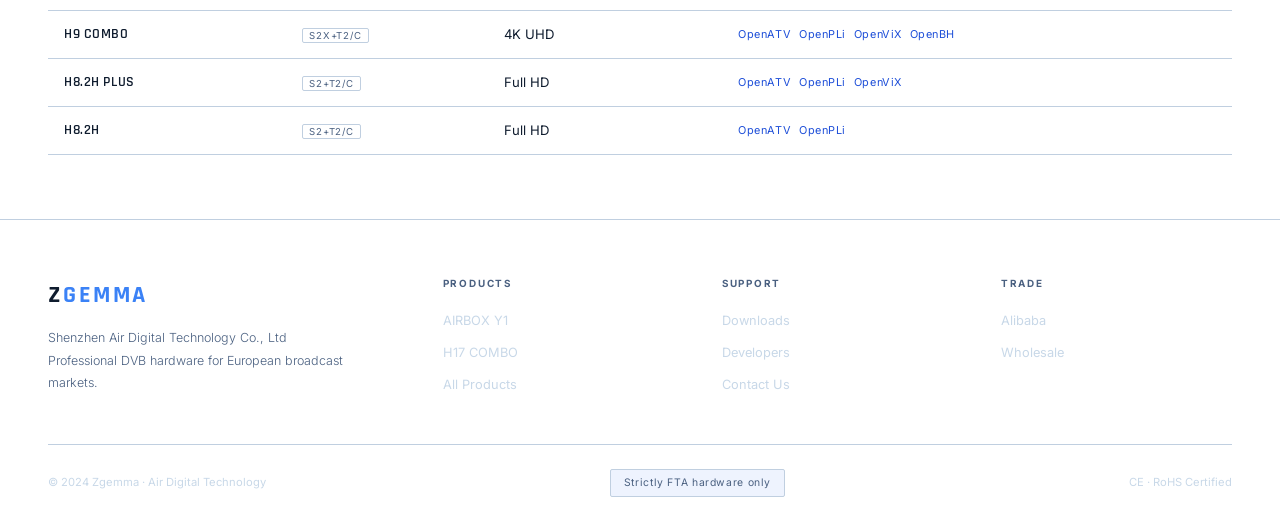
<file: downloads.html>
<!DOCTYPE html>
<html lang="en">
<head>
<meta charset="UTF-8">
<meta name="viewport" content="width=device-width, initial-scale=1.0">
<title>Downloads & Firmware | ZGEMMA</title>
<meta name="description" content="Download official Enigma2 firmware images for all ZGEMMA receivers. OpenATV, OpenPLi, OpenViX, OpenBH and more.">
<link rel="stylesheet" href="style.css">
<style>
.z-dl-grid { display:grid; grid-template-columns:repeat(2,1fr); gap:1px; background:var(--border); margin-bottom:3rem; }
.z-dl-card { background:var(--card); padding:2rem; }
.z-dl-partner { font-family:'Rajdhani',sans-serif; font-size:1.3rem; font-weight:700; letter-spacing:0.04em; margin-bottom:0.4rem; }
.z-dl-desc { font-size:0.78rem; color:var(--muted); line-height:1.65; font-weight:300; margin-bottom:1.2rem; }
.z-dl-btn { background:var(--accent); color:#fff; border:none; padding:0.5rem 1.2rem; font-size:0.75rem; font-weight:500; letter-spacing:0.06em; text-transform:uppercase; cursor:pointer; border-radius:var(--r); transition:background 0.2s; text-decoration:none; display:inline-block; }
.z-dl-btn:hover { background:var(--accent2); }

.z-model-table { width:100%; border-collapse:collapse; }
.z-model-table th { text-align:left; padding:0.7rem 1rem; font-size:0.65rem; letter-spacing:0.14em; text-transform:uppercase; color:var(--muted); border-bottom:1px solid var(--border); background:var(--surface); font-weight:500; }
.z-model-table tr { border-bottom:1px solid var(--border); transition:background 0.15s; }
.z-model-table tbody tr:hover { background:var(--card2); }
.z-model-table td { padding:0.75rem 1rem; font-size:0.82rem; }
.z-model-table td:first-child { font-family:'Rajdhani',sans-serif; font-weight:600; letter-spacing:0.04em; font-size:0.9rem; }
.z-tuner-tag { font-size:0.6rem; letter-spacing:0.08em; text-transform:uppercase; color:var(--muted); border:1px solid var(--border); padding:1px 6px; border-radius:2px; }
.z-fw-links { display:flex; gap:0.5rem; flex-wrap:wrap; }
.z-fw-link { font-size:0.68rem; color:var(--accent3); text-decoration:none; letter-spacing:0.05em; transition:color 0.2s; }
.z-fw-link:hover { color:var(--text); }
.z-notice { background:var(--surface); border:1px solid var(--border); border-left:3px solid var(--accent2); padding:1.2rem 1.5rem; border-radius:var(--r); margin-bottom:2rem; }
.z-notice-title { font-size:0.78rem; font-weight:500; margin-bottom:0.3rem; color:var(--accent3); }
.z-notice-text { font-size:0.78rem; color:var(--muted); line-height:1.65; font-weight:300; }
@media(max-width:700px){ .z-dl-grid{ grid-template-columns:1fr; } }
</style>
</head>
<body>

<nav class="z-nav">
  <a href="index.html" class="z-logo">Z<span>GEMMA</span></a>
  <ul class="z-navlinks">
    <li><a href="products.html">Products</a></li>
    <li><a href="hems-plugin.html">HEMS</a></li>
    <li><a href="developer.html">Developers</a></li>
    <li><a href="downloads.html">Downloads</a></li>
    <li><a href="news.html">News</a></li>
    <li><a href="contact.html">Contact</a></li>
  </ul>
  <button class="snipcart-checkout z-cart-btn">Cart <span class="snipcart-items-count"></span></button>
</nav>

<div class="z-page-header">
  <div class="z-page-eyebrow">Enigma2 Images</div>
  <div class="z-page-title">Downloads &amp; Firmware</div>
</div>

<section class="z-section">

  <div class="z-notice">
    <div class="z-notice-title">Important Notice</div>
    <div class="z-notice-text">ZGEMMA supplies all receivers strictly as Free-to-Air (FTA) hardware only. We do not provide receivers pre-loaded with any patches and cannot assist with any non-FTA usage. All firmware images below are provided by independent open-source community teams.</div>
  </div>

  <div class="z-sec-head">
    <div><div class="z-sec-label">Official Image Providers</div><div class="z-sec-title">Enigma2 Image Partners</div></div>
  </div>

  <div class="z-dl-grid">
    <div class="z-dl-card">
      <div class="z-dl-partner">OpenATV</div>
      <div class="z-dl-desc">The most widely used Enigma2 image. Stable, well-maintained, and highly recommended for all ZGEMMA devices. Updated regularly with new features and hardware support.</div>
      <a href="https://images.mynonpublic.com/openatv/current/" target="_blank" class="z-dl-btn">Visit OpenATV →</a>
    </div>
    <div class="z-dl-card">
      <div class="z-dl-partner">OpenPLi</div>
      <div class="z-dl-desc">Community favourite image with a focus on stability and performance. Large user base with extensive plugin support. Ideal for IPTV and streaming setups.</div>
      <a href="https://openpli.org/download/zgemma/" target="_blank" class="z-dl-btn">Visit OpenPLi →</a>
    </div>
    <div class="z-dl-card">
      <div class="z-dl-partner">OpenViX</div>
      <div class="z-dl-desc">Feature-rich Enigma2 image with an active development team. Excellent plugin ecosystem and regular updates for all supported ZGEMMA models.</div>
      <a href="http://www.openvix.co.uk/index.php/downloads/zgemma-images/" target="_blank" class="z-dl-btn">Visit OpenViX →</a>
    </div>
    <div class="z-dl-card">
      <div class="z-dl-partner">OpenBH (BlackHole)</div>
      <div class="z-dl-desc">Stable BlackHole-based Enigma2 image. Known for reliability and clean interface. Supported across a wide range of ZGEMMA hardware models.</div>
      <a href="https://images.openbh.net/" target="_blank" class="z-dl-btn">Visit OpenBH →</a>
    </div>
    <div class="z-dl-card">
      <div class="z-dl-partner">OpenSPA</div>
      <div class="z-dl-desc">Spanish-developed Enigma2 image with strong European community backing. Feature-complete with good multi-language support.</div>
      <a href="https://openspa.webhop.info" target="_blank" class="z-dl-btn">Visit OpenSPA →</a>
    </div>
    <div class="z-dl-card">
      <div class="z-dl-partner">Pure-E2</div>
      <div class="z-dl-desc">Lightweight Enigma2 image focused on performance. Minimal footprint with all essential features. Good choice for experienced users.</div>
      <a href="http://www.pur-e2.club/OU/images/index.php?dir=6.5/airdigital/" target="_blank" class="z-dl-btn">Visit Pure-E2 →</a>
    </div>
  </div>

  <!-- MODEL COMPATIBILITY TABLE -->
  <div class="z-sec-head">
    <div><div class="z-sec-label">Model Reference</div><div class="z-sec-title">Firmware Compatibility</div></div>
  </div>

  <table class="z-model-table">
    <thead>
      <tr>
        <th>Model</th>
        <th>Tuner</th>
        <th>Resolution</th>
        <th>Compatible Images</th>
      </tr>
    </thead>
    <tbody>
      <tr>
        <td>H17 COMBO</td>
        <td><span class="z-tuner-tag">S2X+T2/C</span></td>
        <td>4K UHD</td>
        <td><div class="z-fw-links"><a class="z-fw-link" href="https://images.mynonpublic.com/openatv/current/" target="_blank">OpenATV</a><a class="z-fw-link" href="https://openpli.org/download/zgemma/" target="_blank">OpenPLi</a><a class="z-fw-link" href="http://www.openvix.co.uk/index.php/downloads/zgemma-images/" target="_blank">OpenViX</a></div></td>
      </tr>
      <tr>
        <td>H17 TWIN</td>
        <td><span class="z-tuner-tag">S2X+S2X</span></td>
        <td>4K UHD</td>
        <td><div class="z-fw-links"><a class="z-fw-link" href="https://images.mynonpublic.com/openatv/current/" target="_blank">OpenATV</a><a class="z-fw-link" href="https://openpli.org/download/zgemma/" target="_blank">OpenPLi</a><a class="z-fw-link" href="http://www.openvix.co.uk/index.php/downloads/zgemma-images/" target="_blank">OpenViX</a></div></td>
      </tr>
      <tr>
        <td>H9 COMBO SE</td>
        <td><span class="z-tuner-tag">S2X+T2/C</span></td>
        <td>4K UHD</td>
        <td><div class="z-fw-links"><a class="z-fw-link" href="https://images.mynonpublic.com/openatv/current/" target="_blank">OpenATV</a><a class="z-fw-link" href="https://openpli.org/download/zgemma/" target="_blank">OpenPLi</a><a class="z-fw-link" href="https://images.openbh.net/" target="_blank">OpenBH</a></div></td>
      </tr>
      <tr>
        <td>H9 TWIN SE</td>
        <td><span class="z-tuner-tag">S2X+S2X</span></td>
        <td>4K UHD</td>
        <td><div class="z-fw-links"><a class="z-fw-link" href="https://images.mynonpublic.com/openatv/current/" target="_blank">OpenATV</a><a class="z-fw-link" href="https://openpli.org/download/zgemma/" target="_blank">OpenPLi</a></div></td>
      </tr>
      <tr>
        <td>H9 COMBO</td>
        <td><span class="z-tuner-tag">S2X+T2/C</span></td>
        <td>4K UHD</td>
        <td><div class="z-fw-links"><a class="z-fw-link" href="https://images.mynonpublic.com/openatv/current/" target="_blank">OpenATV</a><a class="z-fw-link" href="https://openpli.org/download/zgemma/" target="_blank">OpenPLi</a><a class="z-fw-link" href="http://www.openvix.co.uk/index.php/downloads/zgemma-images/" target="_blank">OpenViX</a><a class="z-fw-link" href="https://images.openbh.net/" target="_blank">OpenBH</a></div></td>
      </tr>
      <tr>
        <td>H8.2H PLUS</td>
        <td><span class="z-tuner-tag">S2+T2/C</span></td>
        <td>Full HD</td>
        <td><div class="z-fw-links"><a class="z-fw-link" href="https://images.mynonpublic.com/openatv/current/" target="_blank">OpenATV</a><a class="z-fw-link" href="https://openpli.org/download/zgemma/" target="_blank">OpenPLi</a><a class="z-fw-link" href="http://www.openvix.co.uk/index.php/downloads/zgemma-images/" target="_blank">OpenViX</a></div></td>
      </tr>
      <tr>
        <td>H8.2H</td>
        <td><span class="z-tuner-tag">S2+T2/C</span></td>
        <td>Full HD</td>
        <td><div class="z-fw-links"><a class="z-fw-link" href="https://images.mynonpublic.com/openatv/current/" target="_blank">OpenATV</a><a class="z-fw-link" href="https://openpli.org/download/zgemma/" target="_blank">OpenPLi</a></div></td>
      </tr>
    </tbody>
  </table>

</section>

<footer class="z-footer">
  <div class="z-footer-top">
    <div class="z-fbrand">
      <a href="index.html" class="z-logo">Z<span style="color:var(--accent2)">GEMMA</span></a>
      <p>Shenzhen Air Digital Technology Co., Ltd<br>Professional DVB hardware for European broadcast markets.</p>
    </div>
    <div class="z-flinks"><h4>Products</h4><ul><li><a href="product-airbox.html">AIRBOX Y1</a></li><li><a href="product-h17combo.html">H17 COMBO</a></li><li><a href="products.html">All Products</a></li></ul></div>
    <div class="z-flinks"><h4>Support</h4><ul><li><a href="downloads.html">Downloads</a></li>
    <li><a href="developer.html">Developers</a></li><li><a href="contact.html">Contact Us</a></li></ul></div>
    <div class="z-flinks"><h4>Trade</h4><ul><li><a href="https://airsat.en.alibaba.com" target="_blank">Alibaba</a></li><li><a href="contact.html">Wholesale</a></li></ul></div>
  </div>
  <div class="z-footer-bottom">
    <span>© 2024 Zgemma · Air Digital Technology</span>
    <span class="z-fta-notice">Strictly FTA hardware only</span>
    <span>CE · RoHS Certified</span>
  </div>
</footer>

<script>
  window.SnipcartSettings = {
    publicApiKey: 'Y2I3MTI3ZTgtNDk0ZS00NWRjLWJlMmEtMDlhODI1NjczNWE0NjM5MTE5OTQ4MTQ0NzkyNzU3',
    loadStrategy: 'on-user-interaction',
    currency: 'eur',
  };
  (function(){var c,d;(d=(c=window.SnipcartSettings).version)!=null||(c.version='3.0');var s,S;(S=(s=window.SnipcartSettings).timeoutDuration)!=null||(s.timeoutDuration=2750);var l,p;(p=(l=window.SnipcartSettings).domain)!=null||(l.domain='cdn.snipcart.com');var w,u;(u=(w=window.SnipcartSettings).protocol)!=null||(w.protocol='https');var m,g;(g=(m=window.SnipcartSettings).loadCSS)!=null||(m.loadCSS=true);var y=window.SnipcartSettings.version.includes('v3.0.0-ci')||window.SnipcartSettings.version!='3.0'&&window.SnipcartSettings.version.localeCompare('3.4.0',void 0,{numeric:true,sensitivity:'base'})===-1,f=['focus','mouseover','touchmove','scroll','keydown'];window.LoadSnipcart=o;document.readyState==='loading'?document.addEventListener('DOMContentLoaded',r):r();function r(){window.SnipcartSettings.loadStrategy?window.SnipcartSettings.loadStrategy==='on-user-interaction'&&(f.forEach(function(t){return document.addEventListener(t,o)}),setTimeout(o,window.SnipcartSettings.timeoutDuration)):o()}var a=false;function o(){if(a)return;a=true;let t=document.getElementsByTagName('head')[0],n=document.querySelector('#snipcart'),i=document.querySelector('src[src^="'+window.SnipcartSettings.protocol+'://'+window.SnipcartSettings.domain+'"][src$="snipcart.js"]'),e=document.querySelector('link[href^="'+window.SnipcartSettings.protocol+'://'+window.SnipcartSettings.domain+'"][href$="snipcart.css"]');n||(n=document.createElement('div'),n.id='snipcart',n.setAttribute('hidden','true'),document.body.appendChild(n)),h(n),i||(i=document.createElement('script'),i.src=''+window.SnipcartSettings.protocol+'://'+window.SnipcartSettings.domain+'/themes/v'+window.SnipcartSettings.version+'/default/snipcart.js',i.async=true,t.appendChild(i)),!e&&window.SnipcartSettings.loadCSS&&(e=document.createElement('link'),e.rel='stylesheet',e.type='text/css',e.href=''+window.SnipcartSettings.protocol+'://'+window.SnipcartSettings.domain+'/themes/v'+window.SnipcartSettings.version+'/default/snipcart.css',t.prepend(e)),f.forEach(function(v){return document.removeEventListener(v,o)})}function h(t){(t.dataset.apiKey=window.SnipcartSettings.publicApiKey,window.SnipcartSettings.currency&&(t.dataset.currency=window.SnipcartSettings.currency))}})();
</script>
</body>
</html>
</file>
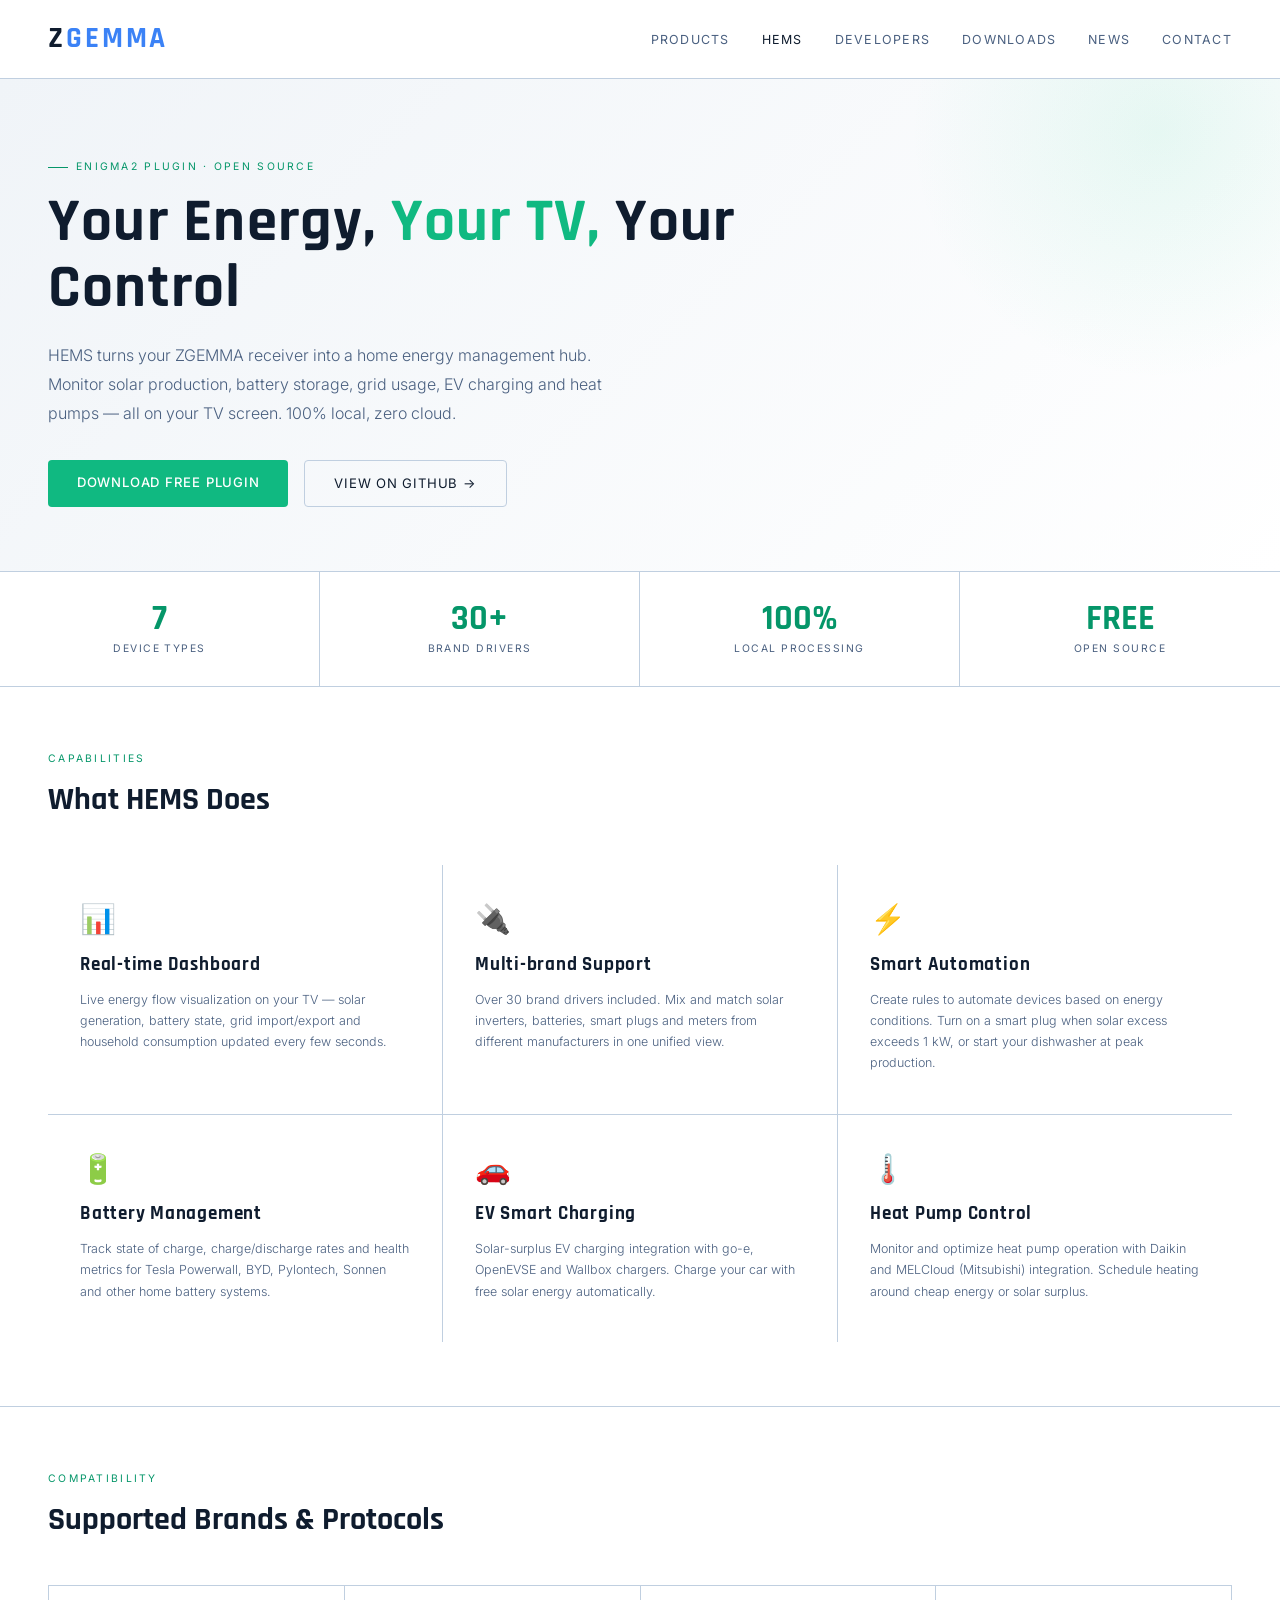
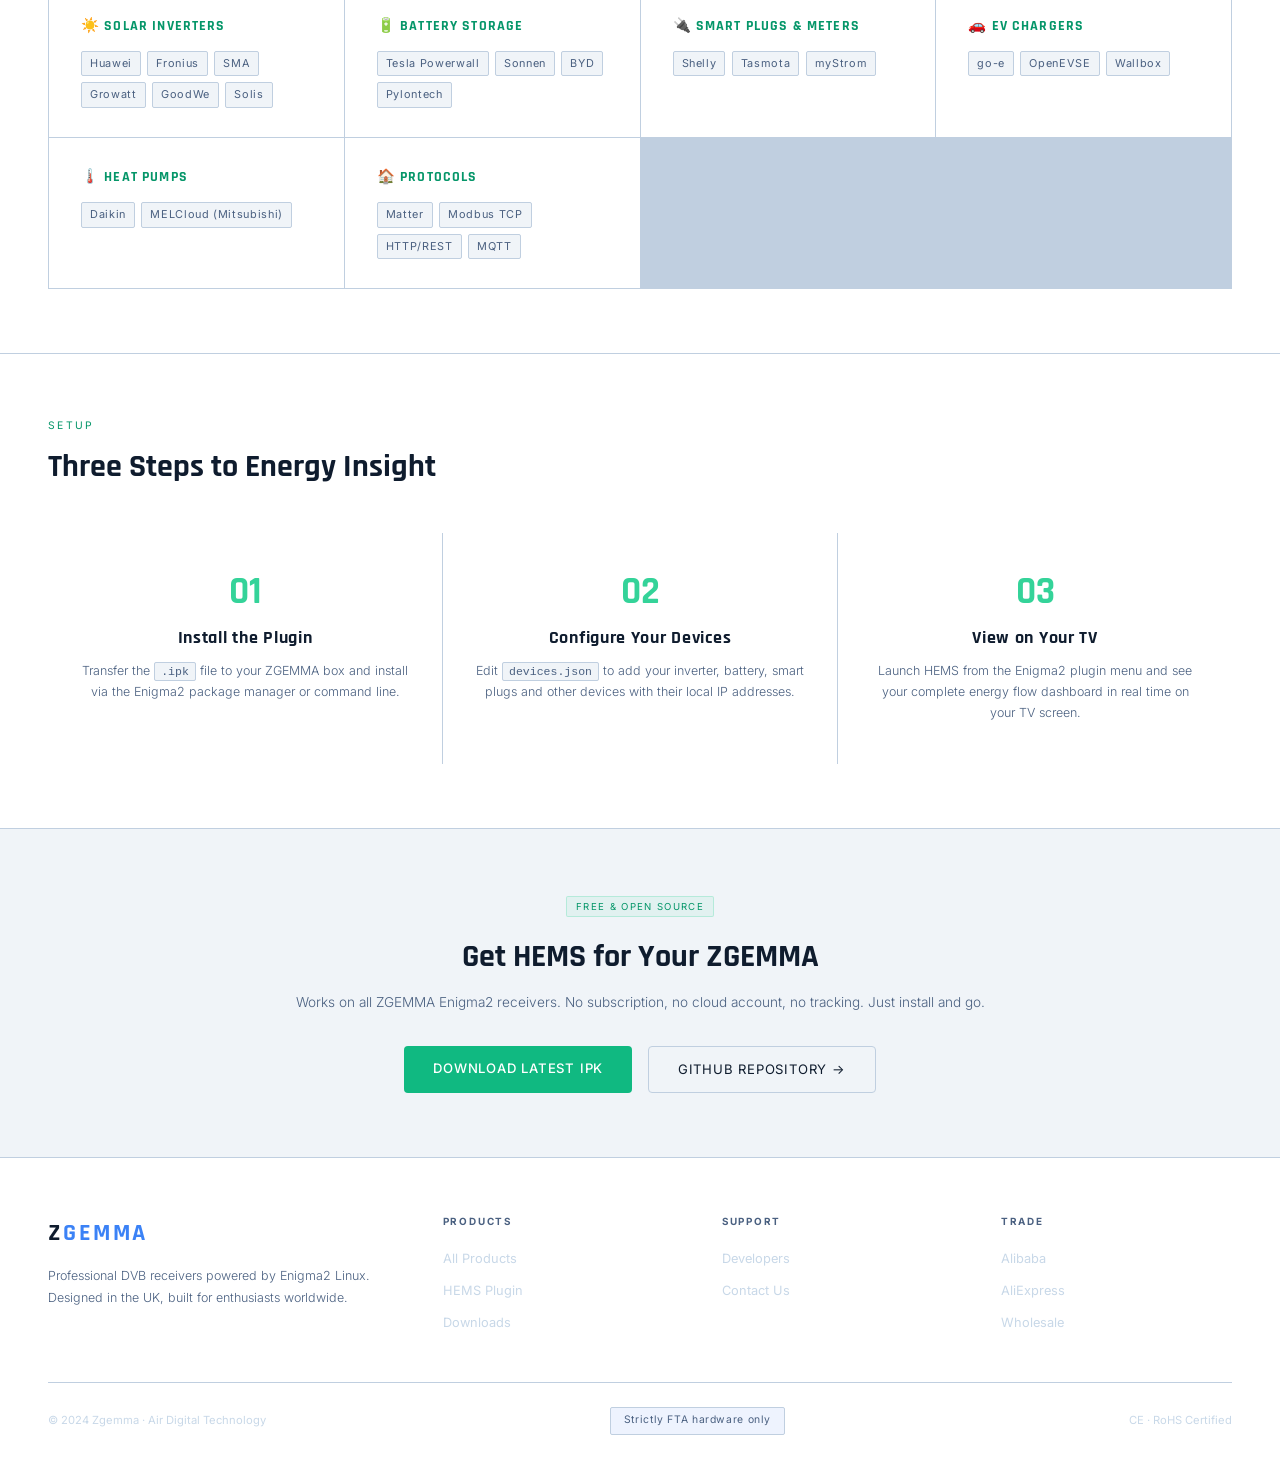
<file: hems-plugin.html>
<!DOCTYPE html>
<html lang="en">
<head>
<meta charset="UTF-8">
<meta name="viewport" content="width=device-width, initial-scale=1.0">
<title>HEMS — Home Energy Management System | ZGEMMA</title>
<meta name="description" content="Free open-source Enigma2 plugin to monitor solar, battery, grid, EV charger and heat pump on your TV. 30+ brand drivers, 100% local processing.">
<meta name="keywords" content="HEMS, home energy management system, Enigma2 plugin, solar monitoring, battery storage, grid management, EV charger, heat pump, energy optimization, B2B energy management, smart energy, demand response, energy analytics, distributed energy resources, building energy management">
<link rel="canonical" href="https://www.zgemma4.com/hems-plugin.html">
<meta property="og:title" content="HEMS — Home Energy Management System | ZGEMMA">
<meta property="og:description" content="Free open-source Enigma2 plugin to monitor solar, battery, grid, EV charger and heat pump on your TV. 30+ brand drivers, 100% local processing.">
<meta property="og:type" content="website">
<meta property="og:url" content="https://www.zgemma4.com/hems-plugin.html">
<meta property="og:site_name" content="ZGEMMA">
<meta name="twitter:card" content="summary_large_image">
<meta name="twitter:title" content="HEMS — Home Energy Management System | ZGEMMA">
<meta name="twitter:description" content="Free open-source Enigma2 plugin to monitor solar, battery, grid, EV charger and heat pump on your TV. 30+ brand drivers, 100% local processing.">
<script type="application/ld+json">
{
  "@context": "https://schema.org",
  "@type": "SoftwareApplication",
  "name": "ZGEMMA HEMS",
  "applicationCategory": "EnergyManagement",
  "operatingSystem": "Enigma2 Linux",
  "description": "Free open-source Enigma2 plugin to monitor solar, battery, grid, EV charger and heat pump on your TV. 30+ brand drivers, 100% local processing.",
  "offers": {
    "@type": "Offer",
    "price": "0",
    "priceCurrency": "USD"
  }
}
</script>
<link rel="stylesheet" href="style.css">
<style>
:root {
  --green: #34d399;
  --green2: #10b981;
  --green3: #059669;
  --green-glow: rgba(52,211,153,0.12);
  --green-bg: rgba(52,211,153,0.08);
}

/* Hero */
.hems-hero {
  padding: 5rem 3rem 4rem;
  background: linear-gradient(135deg, var(--surface) 0%, var(--bg) 100%);
  border-bottom: 1px solid var(--border);
  position: relative;
  overflow: hidden;
}
.hems-hero::after {
  content: '';
  position: absolute;
  top: -40%;
  right: -10%;
  width: 500px;
  height: 500px;
  background: radial-gradient(circle, rgba(52,211,153,0.1) 0%, transparent 70%);
  border-radius: 50%;
  pointer-events: none;
}
.hems-hero-eyebrow {
  font-size: 0.65rem;
  letter-spacing: 0.22em;
  text-transform: uppercase;
  color: var(--green3);
  margin-bottom: 0.8rem;
  display: flex;
  align-items: center;
  gap: 0.5rem;
}
.hems-hero-eyebrow::before { content:''; display:block; width:20px; height:1px; background:var(--green3); }
.hems-hero h1 {
  font-family: 'Rajdhani', sans-serif;
  font-size: clamp(2.4rem, 5vw, 3.8rem);
  font-weight: 700;
  letter-spacing: 0.02em;
  line-height: 1.1;
  margin-bottom: 1.2rem;
  max-width: 700px;
}
.hems-hero h1 span { color: var(--green2); }
.hems-hero-desc {
  font-size: 1rem;
  color: var(--muted);
  font-weight: 300;
  line-height: 1.8;
  max-width: 580px;
  margin-bottom: 2rem;
}
.hems-hero-actions { display: flex; gap: 1rem; flex-wrap: wrap; }
.hems-btn-green {
  background: var(--green2);
  color: #fff;
  border: none;
  padding: 0.75rem 1.8rem;
  font-family: 'Inter', sans-serif;
  font-size: 0.82rem;
  font-weight: 500;
  letter-spacing: 0.06em;
  text-transform: uppercase;
  cursor: pointer;
  border-radius: var(--r);
  transition: all 0.2s;
  display: inline-block;
}
.hems-btn-green:hover { background: var(--green3); transform: translateY(-1px); }

/* Stats override green */
.hems-stats .z-stat-num { color: var(--green3); }

/* Features grid */
.hems-features {
  display: grid;
  grid-template-columns: repeat(3, 1fr);
  gap: 1px;
  background: var(--border);
}
.hems-fcard {
  background: var(--bg);
  padding: 2.5rem 2rem;
  transition: background 0.2s;
}
.hems-fcard:hover { background: var(--green-bg); }
.hems-fcard-icon {
  font-size: 1.8rem;
  margin-bottom: 1rem;
  line-height: 1;
}
.hems-fcard h3 {
  font-family: 'Rajdhani', sans-serif;
  font-size: 1.2rem;
  font-weight: 700;
  letter-spacing: 0.04em;
  margin-bottom: 0.5rem;
}
.hems-fcard p {
  font-size: 0.78rem;
  color: var(--muted);
  font-weight: 300;
  line-height: 1.7;
}

/* Brands */
.hems-brands-grid {
  display: grid;
  grid-template-columns: repeat(auto-fill, minmax(280px, 1fr));
  gap: 1px;
  background: var(--border);
  border: 1px solid var(--border);
}
.hems-brand-group {
  background: var(--bg);
  padding: 1.8rem 2rem;
}
.hems-brand-group h4 {
  font-family: 'Rajdhani', sans-serif;
  font-size: 0.9rem;
  font-weight: 700;
  letter-spacing: 0.08em;
  text-transform: uppercase;
  color: var(--green3);
  margin-bottom: 0.8rem;
}
.hems-brand-list {
  display: flex;
  flex-wrap: wrap;
  gap: 0.4rem;
}
.hems-brand-tag {
  font-size: 0.68rem;
  letter-spacing: 0.06em;
  color: var(--muted);
  border: 1px solid var(--border);
  padding: 3px 8px;
  border-radius: 2px;
  background: var(--surface);
}

/* Steps */
.hems-steps {
  display: grid;
  grid-template-columns: repeat(3, 1fr);
  gap: 1px;
  background: var(--border);
}
.hems-step {
  background: var(--bg);
  padding: 2.5rem 2rem;
  text-align: center;
}
.hems-step-num {
  font-family: 'Rajdhani', sans-serif;
  font-size: 2.4rem;
  font-weight: 700;
  color: var(--green);
  line-height: 1;
  margin-bottom: 0.8rem;
}
.hems-step h3 {
  font-family: 'Rajdhani', sans-serif;
  font-size: 1.1rem;
  font-weight: 700;
  letter-spacing: 0.04em;
  margin-bottom: 0.5rem;
}
.hems-step p {
  font-size: 0.78rem;
  color: var(--muted);
  font-weight: 300;
  line-height: 1.7;
}
.hems-step code {
  font-size: 0.72rem;
  background: var(--surface);
  padding: 2px 6px;
  border-radius: 2px;
  border: 1px solid var(--border);
  font-family: monospace;
}

/* Download */
.hems-download {
  text-align: center;
  padding: 4rem 3rem;
  background: var(--surface);
  border-top: 1px solid var(--border);
}
.hems-download h2 {
  font-family: 'Rajdhani', sans-serif;
  font-size: 2rem;
  font-weight: 700;
  margin-bottom: 0.6rem;
}
.hems-download p {
  font-size: 0.85rem;
  color: var(--muted);
  font-weight: 300;
  margin-bottom: 2rem;
}
.hems-download-actions { display: flex; gap: 1rem; justify-content: center; flex-wrap: wrap; }

/* Badge green variant */
.z-badge-green {
  display: inline-block;
  font-size: 0.6rem;
  letter-spacing: 0.14em;
  text-transform: uppercase;
  color: var(--green3);
  background: var(--green-bg);
  border: 1px solid rgba(52,211,153,0.25);
  padding: 2px 9px;
  border-radius: 2px;
  margin-bottom: 0.9rem;
}

@media(max-width:900px){
  .hems-hero { padding: 3rem 1.5rem; }
  .hems-features { grid-template-columns: repeat(2,1fr); }
  .hems-steps { grid-template-columns: 1fr; }
}
@media(max-width:600px){
  .hems-features { grid-template-columns: 1fr; }
}
</style>
</head>
<body>

<nav class="z-nav">
  <a href="index.html" class="z-logo">Z<span>GEMMA</span></a>
  <ul class="z-navlinks">
    <li><a href="products.html">Products</a></li>
    <li><a href="hems-plugin.html" class="active">HEMS</a></li>
    <li><a href="developer.html">Developers</a></li>
    <li><a href="downloads.html">Downloads</a></li>
    <li><a href="news.html">News</a></li>
    <li><a href="contact.html">Contact</a></li>
  </ul>
</nav>

<!-- HERO -->
<section class="hems-hero">
  <div class="hems-hero-eyebrow">Enigma2 Plugin · Open Source</div>
  <h1>Your Energy, <span>Your TV,</span> Your Control</h1>
  <p class="hems-hero-desc">HEMS turns your ZGEMMA receiver into a home energy management hub. Monitor solar production, battery storage, grid usage, EV charging and heat pumps — all on your TV screen. 100% local, zero cloud.</p>
  <div class="hems-hero-actions">
    <a href="#download" class="hems-btn-green">Download Free Plugin</a>
    <a href="https://github.com/schznbzd/hems" target="_blank" class="z-btn-ghost">View on GitHub →</a>
  </div>
</section>

<!-- STATS -->
<div class="z-stats hems-stats">
  <div class="z-stat">
    <div class="z-stat-num">7</div>
    <div class="z-stat-label">Device Types</div>
  </div>
  <div class="z-stat">
    <div class="z-stat-num">30+</div>
    <div class="z-stat-label">Brand Drivers</div>
  </div>
  <div class="z-stat">
    <div class="z-stat-num">100%</div>
    <div class="z-stat-label">Local Processing</div>
  </div>
  <div class="z-stat">
    <div class="z-stat-num">FREE</div>
    <div class="z-stat-label">Open Source</div>
  </div>
</div>

<!-- FEATURES -->
<section class="z-section">
  <div class="z-sec-head">
    <div>
      <div class="z-sec-label" style="color:var(--green3)">Capabilities</div>
      <div class="z-sec-title">What HEMS Does</div>
    </div>
  </div>
  <div class="hems-features">
    <div class="hems-fcard">
      <div class="hems-fcard-icon">📊</div>
      <h3>Real-time Dashboard</h3>
      <p>Live energy flow visualization on your TV — solar generation, battery state, grid import/export and household consumption updated every few seconds.</p>
    </div>
    <div class="hems-fcard">
      <div class="hems-fcard-icon">🔌</div>
      <h3>Multi-brand Support</h3>
      <p>Over 30 brand drivers included. Mix and match solar inverters, batteries, smart plugs and meters from different manufacturers in one unified view.</p>
    </div>
    <div class="hems-fcard">
      <div class="hems-fcard-icon">⚡</div>
      <h3>Smart Automation</h3>
      <p>Create rules to automate devices based on energy conditions. Turn on a smart plug when solar excess exceeds 1 kW, or start your dishwasher at peak production.</p>
    </div>
    <div class="hems-fcard">
      <div class="hems-fcard-icon">🔋</div>
      <h3>Battery Management</h3>
      <p>Track state of charge, charge/discharge rates and health metrics for Tesla Powerwall, BYD, Pylontech, Sonnen and other home battery systems.</p>
    </div>
    <div class="hems-fcard">
      <div class="hems-fcard-icon">🚗</div>
      <h3>EV Smart Charging</h3>
      <p>Solar-surplus EV charging integration with go-e, OpenEVSE and Wallbox chargers. Charge your car with free solar energy automatically.</p>
    </div>
    <div class="hems-fcard">
      <div class="hems-fcard-icon">🌡️</div>
      <h3>Heat Pump Control</h3>
      <p>Monitor and optimize heat pump operation with Daikin and MELCloud (Mitsubishi) integration. Schedule heating around cheap energy or solar surplus.</p>
    </div>
  </div>
</section>

<!-- COMPATIBLE BRANDS -->
<section class="z-section z-section-border">
  <div class="z-sec-head">
    <div>
      <div class="z-sec-label" style="color:var(--green3)">Compatibility</div>
      <div class="z-sec-title">Supported Brands &amp; Protocols</div>
    </div>
  </div>
  <div class="hems-brands-grid">
    <div class="hems-brand-group">
      <h4>☀️ Solar Inverters</h4>
      <div class="hems-brand-list">
        <span class="hems-brand-tag">Huawei</span>
        <span class="hems-brand-tag">Fronius</span>
        <span class="hems-brand-tag">SMA</span>
        <span class="hems-brand-tag">Growatt</span>
        <span class="hems-brand-tag">GoodWe</span>
        <span class="hems-brand-tag">Solis</span>
      </div>
    </div>
    <div class="hems-brand-group">
      <h4>🔋 Battery Storage</h4>
      <div class="hems-brand-list">
        <span class="hems-brand-tag">Tesla Powerwall</span>
        <span class="hems-brand-tag">Sonnen</span>
        <span class="hems-brand-tag">BYD</span>
        <span class="hems-brand-tag">Pylontech</span>
      </div>
    </div>
    <div class="hems-brand-group">
      <h4>🔌 Smart Plugs &amp; Meters</h4>
      <div class="hems-brand-list">
        <span class="hems-brand-tag">Shelly</span>
        <span class="hems-brand-tag">Tasmota</span>
        <span class="hems-brand-tag">myStrom</span>
      </div>
    </div>
    <div class="hems-brand-group">
      <h4>🚗 EV Chargers</h4>
      <div class="hems-brand-list">
        <span class="hems-brand-tag">go-e</span>
        <span class="hems-brand-tag">OpenEVSE</span>
        <span class="hems-brand-tag">Wallbox</span>
      </div>
    </div>
    <div class="hems-brand-group">
      <h4>🌡️ Heat Pumps</h4>
      <div class="hems-brand-list">
        <span class="hems-brand-tag">Daikin</span>
        <span class="hems-brand-tag">MELCloud (Mitsubishi)</span>
      </div>
    </div>
    <div class="hems-brand-group">
      <h4>🏠 Protocols</h4>
      <div class="hems-brand-list">
        <span class="hems-brand-tag">Matter</span>
        <span class="hems-brand-tag">Modbus TCP</span>
        <span class="hems-brand-tag">HTTP/REST</span>
        <span class="hems-brand-tag">MQTT</span>
      </div>
    </div>
  </div>
</section>

<!-- HOW IT WORKS -->
<section class="z-section z-section-border">
  <div class="z-sec-head">
    <div>
      <div class="z-sec-label" style="color:var(--green3)">Setup</div>
      <div class="z-sec-title">Three Steps to Energy Insight</div>
    </div>
  </div>
  <div class="hems-steps">
    <div class="hems-step">
      <div class="hems-step-num">01</div>
      <h3>Install the Plugin</h3>
      <p>Transfer the <code>.ipk</code> file to your ZGEMMA box and install via the Enigma2 package manager or command line.</p>
    </div>
    <div class="hems-step">
      <div class="hems-step-num">02</div>
      <h3>Configure Your Devices</h3>
      <p>Edit <code>devices.json</code> to add your inverter, battery, smart plugs and other devices with their local IP addresses.</p>
    </div>
    <div class="hems-step">
      <div class="hems-step-num">03</div>
      <h3>View on Your TV</h3>
      <p>Launch HEMS from the Enigma2 plugin menu and see your complete energy flow dashboard in real time on your TV screen.</p>
    </div>
  </div>
</section>

<!-- DOWNLOAD -->
<section class="hems-download" id="download">
  <span class="z-badge-green">Free &amp; Open Source</span>
  <h2>Get HEMS for Your ZGEMMA</h2>
  <p>Works on all ZGEMMA Enigma2 receivers. No subscription, no cloud account, no tracking. Just install and go.</p>
  <div class="hems-download-actions">
    <a href="hems/release" class="hems-btn-green">Download Latest IPK</a>
    <a href="https://github.com/schznbzd/hems" target="_blank" class="z-btn-ghost">GitHub Repository →</a>
  </div>
</section>

<!-- FOOTER -->
<footer class="z-footer">
  <div class="z-footer-top">
    <div class="z-fbrand">
      <a href="index.html" class="z-logo">Z<span>GEMMA</span></a>
      <p>Professional DVB receivers powered by Enigma2 Linux. Designed in the UK, built for enthusiasts worldwide.</p>
    </div>
    <div class="z-flinks"><h4>Products</h4><ul><li><a href="products.html">All Products</a></li><li><a href="hems-plugin.html">HEMS Plugin</a></li><li><a href="downloads.html">Downloads</a></li></ul></div>
    <div class="z-flinks"><h4>Support</h4><ul><li><a href="developer.html">Developers</a></li><li><a href="contact.html">Contact Us</a></li></ul></div>
    <div class="z-flinks"><h4>Trade</h4><ul><li><a href="https://airsat.en.alibaba.com" target="_blank">Alibaba</a></li><li><a href="http://zgemmashop.aliexpress.com" target="_blank">AliExpress</a></li><li><a href="contact.html">Wholesale</a></li></ul></div>
  </div>
  <div class="z-footer-bottom">
    <span>© 2024 Zgemma · Air Digital Technology</span>
    <span class="z-fta-notice">Strictly FTA hardware only</span>
    <span>CE · RoHS Certified</span>
  </div>
</footer>

</body>
</html>
</file>
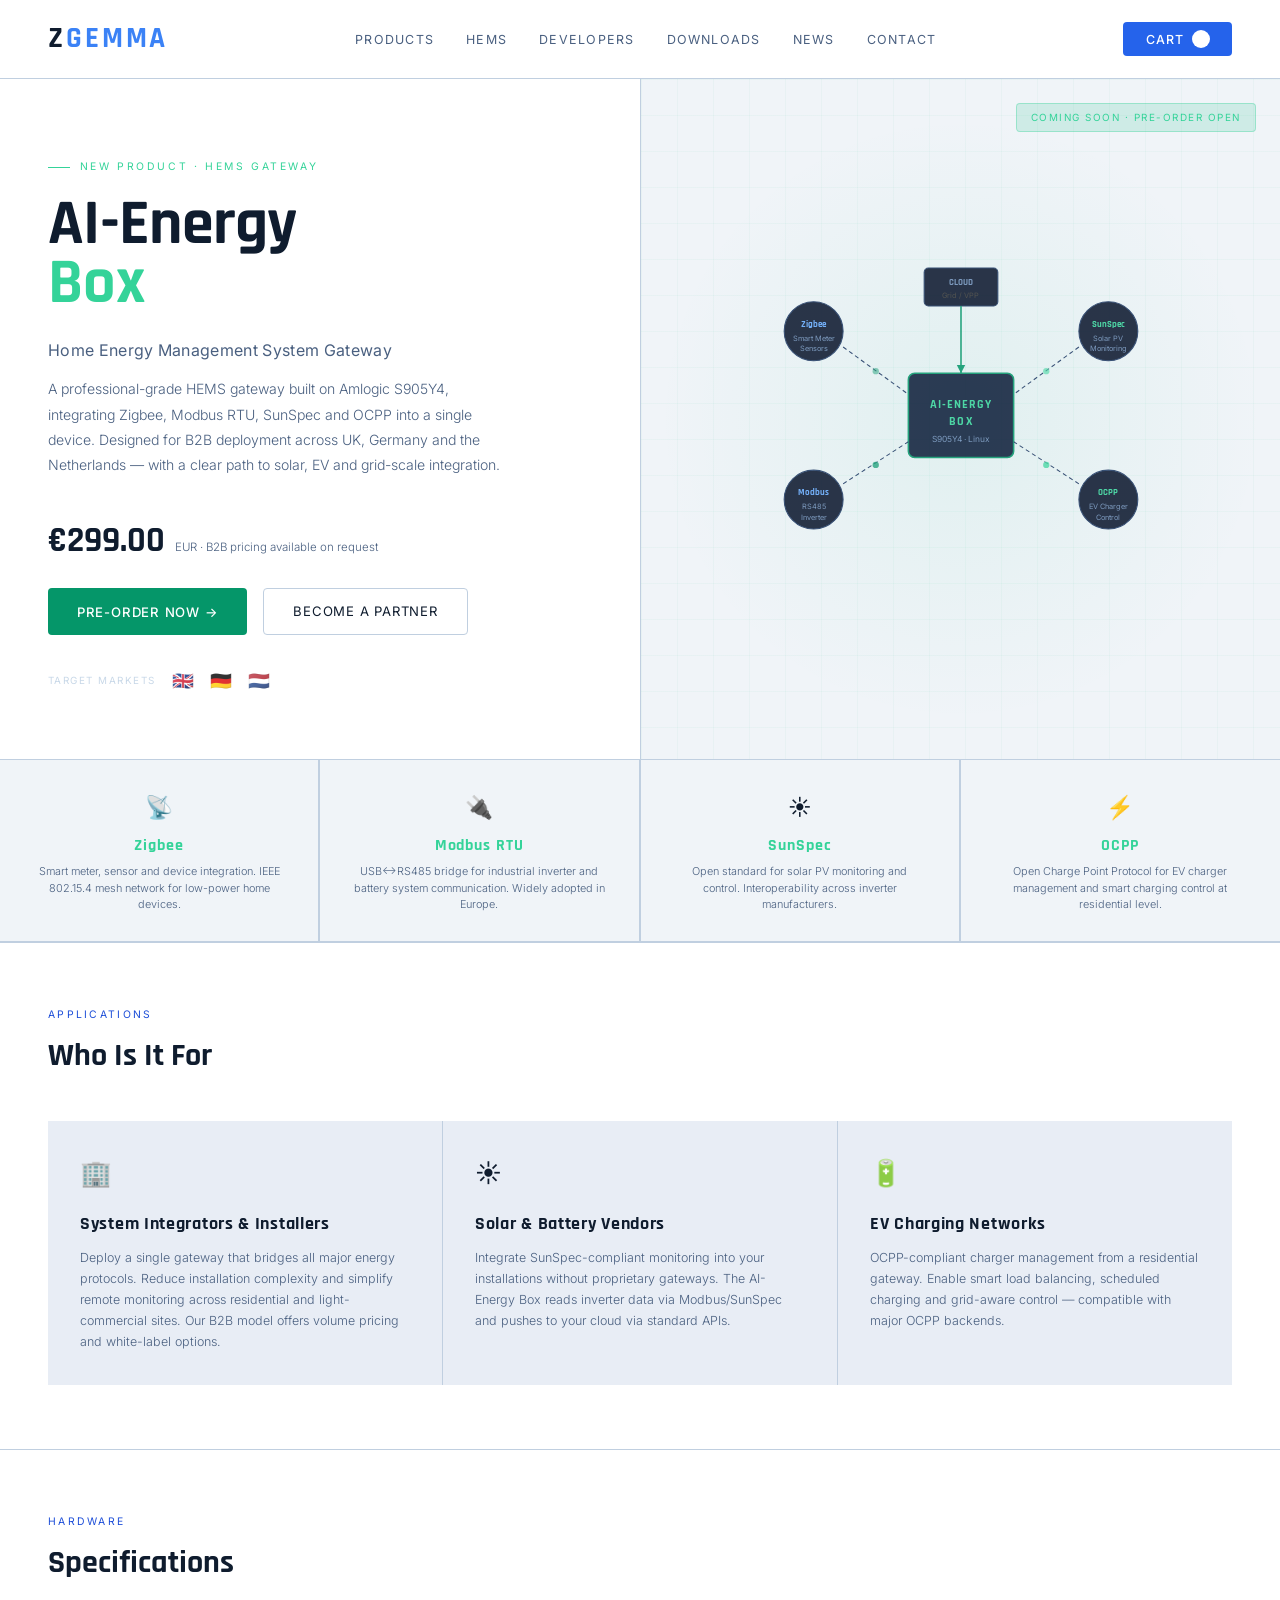
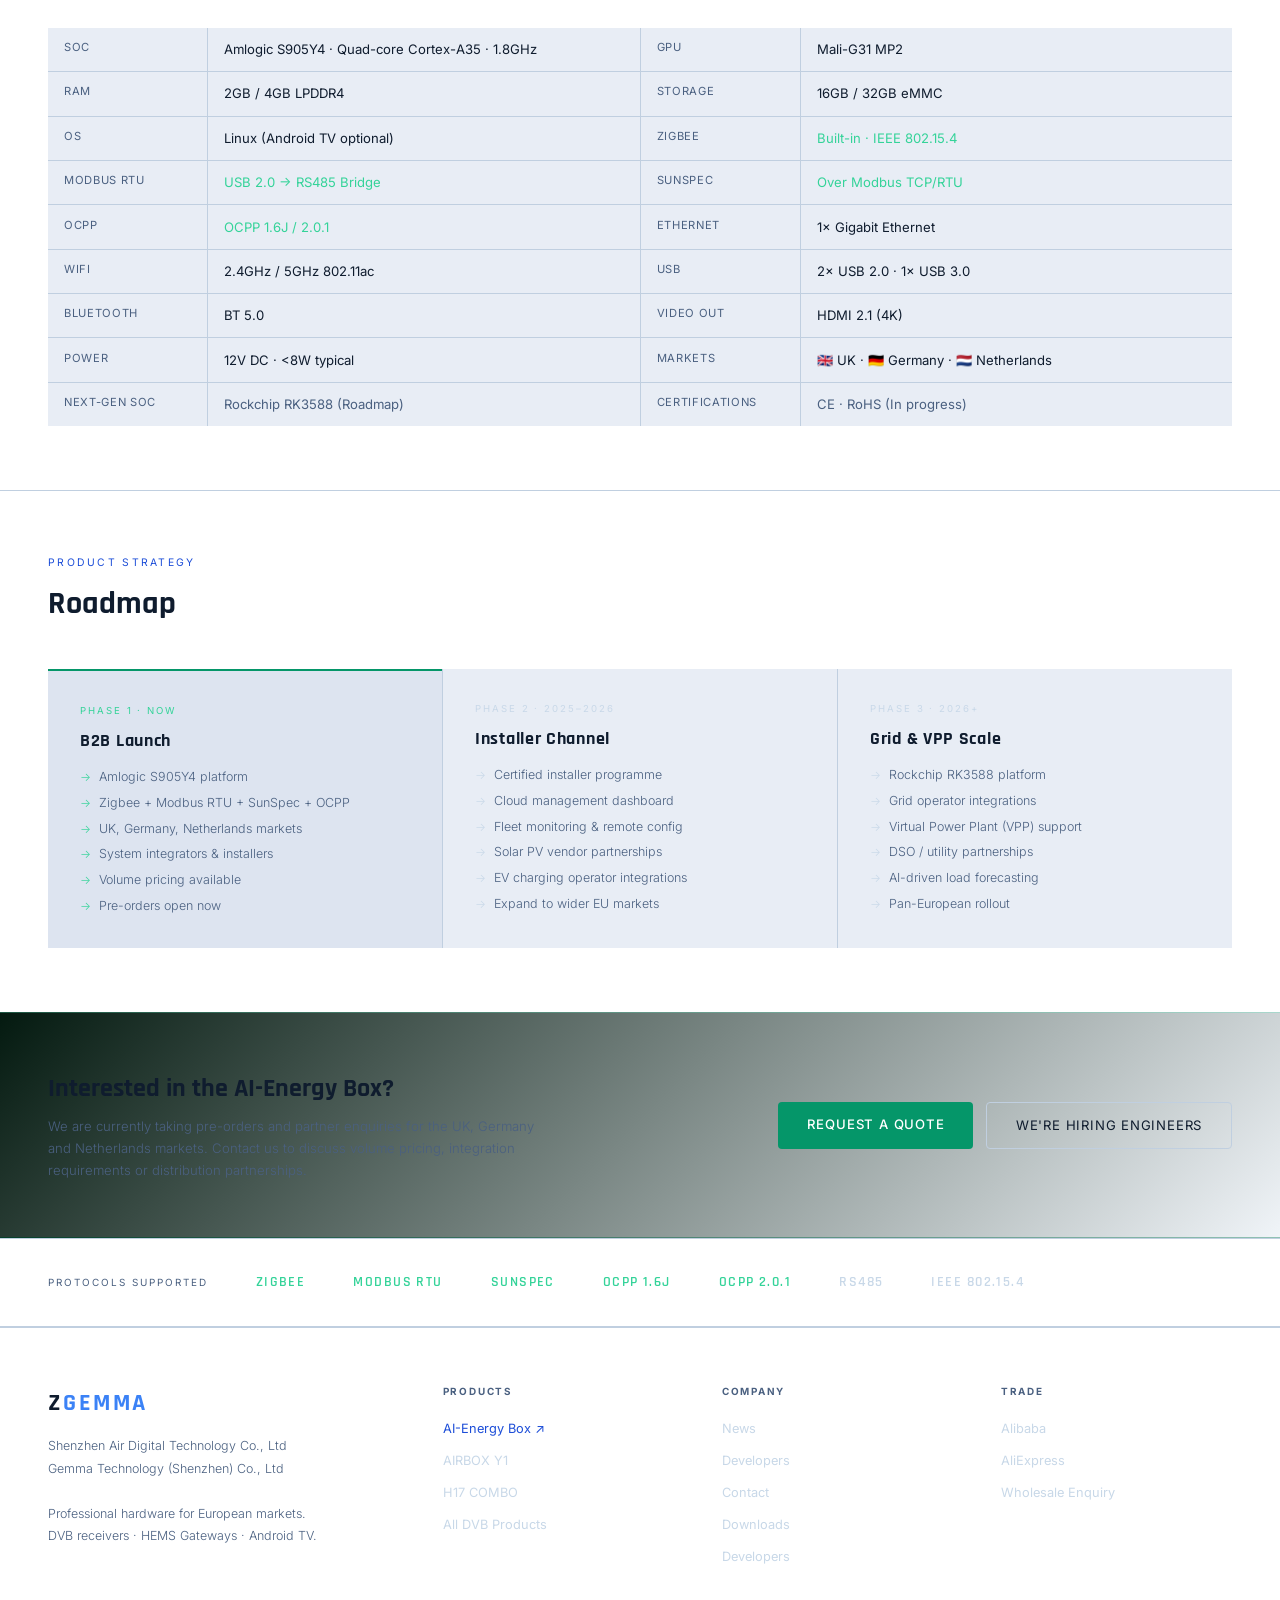
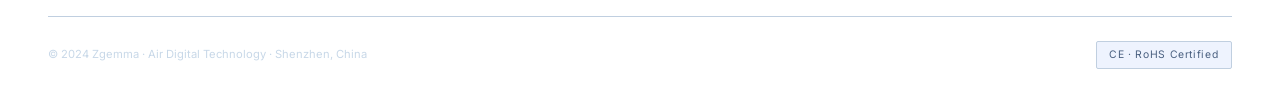
<file: product-ai-energy.html>
<!DOCTYPE html>
<html lang="en">
<head>
<meta charset="UTF-8">
<meta name="viewport" content="width=device-width, initial-scale=1.0">
<title>ZGEMMA AI-Energy Box | HEMS Gateway for Europe</title>
<meta name="description" content="ZGEMMA AI-Energy Box — Professional HEMS gateway with Zigbee, Modbus, SunSpec and OCPP. Amlogic S905Y4. Built for UK, Germany and the Netherlands.">
<link rel="stylesheet" href="style.css">
<style>
/* ── HERO ── */
.ze-hero {
  display: grid;
  grid-template-columns: 1fr 1fr;
  min-height: 580px;
  border-bottom: 1px solid var(--border);
  overflow: hidden;
  position: relative;
}
.ze-hero-left {
  padding: 5rem 3rem 4rem;
  display: flex;
  flex-direction: column;
  justify-content: center;
  position: relative;
  z-index: 1;
}
.ze-eyebrow {
  display: flex;
  align-items: center;
  gap: 0.6rem;
  font-size: 0.65rem;
  letter-spacing: 0.25em;
  text-transform: uppercase;
  color: #34d399;
  margin-bottom: 1.2rem;
}
.ze-eyebrow::before { content:''; display:block; width:22px; height:1px; background:#34d399; }
.ze-hero h1 {
  font-family: 'Rajdhani', sans-serif;
  font-size: clamp(2.8rem, 5vw, 4.8rem);
  font-weight: 700;
  line-height: 0.93;
  letter-spacing: -0.01em;
  margin-bottom: 1.5rem;
}
.ze-hero h1 em { color: #34d399; font-style: normal; }
.ze-hero h1 b { color: var(--accent2); font-weight: 700; }
.ze-tagline {
  font-size: 1rem;
  color: var(--muted);
  margin-bottom: 0.8rem;
  font-weight: 400;
  letter-spacing: 0.02em;
}
.ze-hero-desc {
  color: var(--muted);
  font-size: 0.88rem;
  line-height: 1.8;
  max-width: 460px;
  margin-bottom: 2.2rem;
  font-weight: 300;
}
.ze-hero-btns { display: flex; gap: 1rem; flex-wrap: wrap; margin-bottom: 2rem; }
.ze-btn-green {
  background: #059669;
  color: #fff;
  border: none;
  padding: 0.75rem 1.8rem;
  font-family: 'Inter', sans-serif;
  font-size: 0.82rem;
  font-weight: 500;
  letter-spacing: 0.06em;
  text-transform: uppercase;
  cursor: pointer;
  border-radius: var(--r);
  transition: all 0.2s;
  display: inline-block;
}
.ze-btn-green:hover { background: #10b981; transform: translateY(-1px); }
.ze-markets {
  display: flex;
  gap: 1rem;
  align-items: center;
  flex-wrap: wrap;
}
.ze-market-label { font-size: 0.62rem; letter-spacing: 0.15em; text-transform: uppercase; color: var(--dim); }
.ze-market-flag { font-size: 1.1rem; opacity: 0.8; }

/* RIGHT PANEL — abstract visual */
.ze-hero-right {
  background: var(--surface);
  border-left: 1px solid var(--border);
  display: flex;
  align-items: center;
  justify-content: center;
  padding: 3rem;
  position: relative;
  overflow: hidden;
}
.ze-hero-right::before {
  content: '';
  position: absolute;
  inset: 0;
  background: radial-gradient(circle at 50% 50%, rgba(16,185,129,0.07), transparent 65%);
}
.ze-hero-grid {
  position: absolute;
  inset: 0;
  background-image:
    linear-gradient(rgba(16,185,129,0.04) 1px, transparent 1px),
    linear-gradient(90deg, rgba(16,185,129,0.04) 1px, transparent 1px);
  background-size: 36px 36px;
}
/* SVG diagram placeholder */
.ze-diagram { position: relative; z-index: 1; width: 100%; max-width: 400px; }
.ze-new-badge {
  position: absolute;
  top: 1.5rem;
  right: 1.5rem;
  background: rgba(16,185,129,0.15);
  border: 1px solid rgba(52,211,153,0.35);
  padding: 0.35rem 0.9rem;
  font-size: 0.62rem;
  letter-spacing: 0.15em;
  text-transform: uppercase;
  color: #34d399;
  border-radius: var(--r);
  z-index: 2;
}

/* ── PROTOCOL BADGES ── */
.ze-protocols {
  display: grid;
  grid-template-columns: repeat(4, 1fr);
  gap: 1px;
  background: var(--border);
  border-bottom: 1px solid var(--border);
}
.ze-proto {
  background: var(--surface);
  padding: 1.8rem 2rem;
  border-right: 1px solid var(--border);
  text-align: center;
}
.ze-proto:last-child { border-right: none; }
.ze-proto-icon { font-size: 1.4rem; margin-bottom: 0.5rem; }
.ze-proto-name {
  font-family: 'Rajdhani', sans-serif;
  font-size: 1rem;
  font-weight: 700;
  letter-spacing: 0.06em;
  color: #34d399;
  margin-bottom: 0.3rem;
}
.ze-proto-desc { font-size: 0.68rem; color: var(--muted); line-height: 1.5; font-weight: 300; }

/* ── USE CASE CARDS ── */
.ze-usecases {
  display: grid;
  grid-template-columns: repeat(3, 1fr);
  gap: 1px;
  background: var(--border);
}
.ze-usecase {
  background: var(--card);
  padding: 2rem;
  position: relative;
  overflow: hidden;
  transition: background 0.2s;
}
.ze-usecase:hover { background: var(--card2); }
.ze-usecase::before {
  content: '';
  position: absolute;
  top: 0; left: 0;
  width: 3px;
  height: 100%;
  background: #059669;
  opacity: 0;
  transition: opacity 0.2s;
}
.ze-usecase:hover::before { opacity: 1; }
.ze-uc-icon { font-size: 1.6rem; margin-bottom: 1rem; }
.ze-uc-title {
  font-family: 'Rajdhani', sans-serif;
  font-size: 1.1rem;
  font-weight: 700;
  letter-spacing: 0.04em;
  margin-bottom: 0.5rem;
}
.ze-uc-desc { font-size: 0.78rem; color: var(--muted); line-height: 1.7; font-weight: 300; }

/* ── ROADMAP ── */
.ze-roadmap {
  display: grid;
  grid-template-columns: repeat(3, 1fr);
  gap: 1px;
  background: var(--border);
}
.ze-phase {
  background: var(--card);
  padding: 2rem;
}
.ze-phase.current { background: var(--card2); border-top: 2px solid #059669; }
.ze-phase-label {
  font-size: 0.6rem;
  letter-spacing: 0.2em;
  text-transform: uppercase;
  color: var(--dim);
  margin-bottom: 0.5rem;
}
.ze-phase.current .ze-phase-label { color: #34d399; }
.ze-phase-title {
  font-family: 'Rajdhani', sans-serif;
  font-size: 1.1rem;
  font-weight: 700;
  letter-spacing: 0.04em;
  margin-bottom: 0.8rem;
}
.ze-phase ul {
  list-style: none;
  display: flex;
  flex-direction: column;
  gap: 0.45rem;
}
.ze-phase li {
  display: flex;
  align-items: flex-start;
  gap: 0.5rem;
  font-size: 0.78rem;
  color: var(--muted);
  font-weight: 300;
  line-height: 1.5;
}
.ze-phase li::before { content: '→'; color: var(--dim); flex-shrink: 0; font-size: 0.72rem; margin-top: 1px; }
.ze-phase.current li::before { color: #34d399; }

/* ── SPEC TABLE ── */
.ze-spec-wrap {
  display: grid;
  grid-template-columns: 1fr 1fr;
  gap: 1px;
  background: var(--border);
}
.ze-spec-row {
  display: grid;
  grid-template-columns: 160px 1fr;
  background: var(--card);
}
.ze-spec-key {
  padding: 0.7rem 1rem;
  font-size: 0.7rem;
  letter-spacing: 0.06em;
  text-transform: uppercase;
  color: var(--muted);
  border-right: 1px solid var(--border);
}
.ze-spec-val { padding: 0.7rem 1rem; font-size: 0.82rem; }
.ze-spec-val.green { color: #34d399; }

/* ── ENQUIRY STRIP ── */
.ze-enquiry {
  background: linear-gradient(135deg, #041a10 0%, var(--surface) 100%);
  border-top: 1px solid rgba(5,150,105,0.3);
  border-bottom: 1px solid rgba(5,150,105,0.3);
  padding: 3.5rem 3rem;
  display: flex;
  align-items: center;
  justify-content: space-between;
  gap: 2rem;
  flex-wrap: wrap;
}
.ze-enquiry-text h3 {
  font-family: 'Rajdhani', sans-serif;
  font-size: 1.6rem;
  font-weight: 700;
  margin-bottom: 0.4rem;
}
.ze-enquiry-text p { font-size: 0.82rem; color: var(--muted); font-weight: 300; max-width: 500px; line-height: 1.65; }
.ze-enquiry-btns { display: flex; gap: 0.8rem; flex-wrap: wrap; }

@media(max-width:900px) {
  .ze-hero { grid-template-columns: 1fr; }
  .ze-hero-right { min-height: 260px; }
  .ze-hero-left { padding: 3rem 1.5rem 2rem; }
  .ze-protocols { grid-template-columns: repeat(2,1fr); }
  .ze-usecases { grid-template-columns: 1fr; }
  .ze-roadmap { grid-template-columns: 1fr; }
  .ze-spec-wrap { grid-template-columns: 1fr; }
  .ze-enquiry { flex-direction: column; padding: 2.5rem 1.5rem; }
}
</style>
</head>
<body>

<nav class="z-nav">
  <a href="index.html" class="z-logo">Z<span>GEMMA</span></a>
  <ul class="z-navlinks">
    <li><a href="products.html">Products</a></li>
    <li><a href="hems-plugin.html">HEMS</a></li>
    <li><a href="developer.html">Developers</a></li>
    <li><a href="downloads.html">Downloads</a></li>
    <li><a href="news.html">News</a></li>
    <li><a href="contact.html">Contact</a></li>
  </ul>
  <button class="snipcart-checkout z-cart-btn">Cart <span class="snipcart-items-count"></span></button>
</nav>

<!-- HERO -->
<section class="ze-hero">
  <div class="ze-hero-left">
    <div class="ze-eyebrow">New Product · HEMS Gateway</div>
    <h1>AI-Energy<br><em>Box</em></h1>
    <div class="ze-tagline">Home Energy Management System Gateway</div>
    <p class="ze-hero-desc">A professional-grade HEMS gateway built on Amlogic S905Y4, integrating Zigbee, Modbus RTU, SunSpec and OCPP into a single device. Designed for B2B deployment across UK, Germany and the Netherlands — with a clear path to solar, EV and grid-scale integration.</p>
    <div class="z-price" style="color:var(--text)">€299.00 <span class="z-price-note">EUR · B2B pricing available on request</span></div>
    <div class="ze-hero-btns">
      <button class="snipcart-add-item ze-btn-green"
        data-item-id="zgemma-ai-energy-box"
        data-item-price="299.00"
        data-item-url="https://www.zgemma.org/product-ai-energy.html"
        data-item-name="ZGEMMA AI-Energy Box"
        data-item-description="HEMS Gateway · Zigbee, Modbus RTU, SunSpec, OCPP · Amlogic S905Y4"
        data-item-image="https://zgemma.org/uploads/3/4/8/7/34872893/editor/h17combo.jpg"
        data-item-categories="Energy,HEMS">
        Pre-order Now →
      </button>
      <a href="contact.html" class="z-btn-ghost">Become a Partner</a>
    </div>
    <div class="ze-markets">
      <span class="ze-market-label">Target Markets</span>
      <span class="ze-market-flag">🇬🇧</span>
      <span class="ze-market-flag">🇩🇪</span>
      <span class="ze-market-flag">🇳🇱</span>
    </div>
  </div>

  <div class="ze-hero-right">
    <div class="ze-hero-grid"></div>
    <div class="ze-new-badge">Coming Soon · Pre-order Open</div>
    <!-- Abstract Energy Diagram -->
    <div class="ze-diagram">
      <svg viewBox="0 0 380 320" xmlns="http://www.w3.org/2000/svg" style="width:100%;opacity:0.85">
        <!-- Central hub -->
        <rect x="140" y="120" width="100" height="80" rx="6" fill="#0b1c38" stroke="#059669" stroke-width="1.5"/>
        <text x="190" y="153" text-anchor="middle" font-family="Rajdhani,sans-serif" font-size="11" font-weight="700" fill="#34d399" letter-spacing="1">AI-ENERGY</text>
        <text x="190" y="169" text-anchor="middle" font-family="Rajdhani,sans-serif" font-size="11" font-weight="700" fill="#34d399" letter-spacing="1">BOX</text>
        <text x="190" y="185" text-anchor="middle" font-family="Inter,sans-serif" font-size="8" fill="#6b8bb5">S905Y4 · Linux</text>

        <!-- Zigbee node -->
        <circle cx="50" cy="80" r="28" fill="#08142b" stroke="#1a3560" stroke-width="1"/>
        <text x="50" y="76" text-anchor="middle" font-family="Rajdhani,sans-serif" font-size="9" font-weight="700" fill="#60a5fa">Zigbee</text>
        <text x="50" y="89" text-anchor="middle" font-family="Inter,sans-serif" font-size="7" fill="#6b8bb5">Smart Meter</text>
        <text x="50" y="99" text-anchor="middle" font-family="Inter,sans-serif" font-size="7" fill="#6b8bb5">Sensors</text>
        <line x1="78" y1="95" x2="140" y2="140" stroke="#1a3560" stroke-width="1" stroke-dasharray="4 3"/>

        <!-- Modbus node -->
        <circle cx="50" cy="240" r="28" fill="#08142b" stroke="#1a3560" stroke-width="1"/>
        <text x="50" y="236" text-anchor="middle" font-family="Rajdhani,sans-serif" font-size="9" font-weight="700" fill="#60a5fa">Modbus</text>
        <text x="50" y="249" text-anchor="middle" font-family="Inter,sans-serif" font-size="7" fill="#6b8bb5">RS485</text>
        <text x="50" y="259" text-anchor="middle" font-family="Inter,sans-serif" font-size="7" fill="#6b8bb5">Inverter</text>
        <line x1="78" y1="225" x2="140" y2="185" stroke="#1a3560" stroke-width="1" stroke-dasharray="4 3"/>

        <!-- SunSpec node -->
        <circle cx="330" cy="80" r="28" fill="#08142b" stroke="#1a3560" stroke-width="1"/>
        <text x="330" y="76" text-anchor="middle" font-family="Rajdhani,sans-serif" font-size="9" font-weight="700" fill="#34d399">SunSpec</text>
        <text x="330" y="89" text-anchor="middle" font-family="Inter,sans-serif" font-size="7" fill="#6b8bb5">Solar PV</text>
        <text x="330" y="99" text-anchor="middle" font-family="Inter,sans-serif" font-size="7" fill="#6b8bb5">Monitoring</text>
        <line x1="302" y1="95" x2="240" y2="140" stroke="#1a3560" stroke-width="1" stroke-dasharray="4 3"/>

        <!-- OCPP node -->
        <circle cx="330" cy="240" r="28" fill="#08142b" stroke="#1a3560" stroke-width="1"/>
        <text x="330" y="236" text-anchor="middle" font-family="Rajdhani,sans-serif" font-size="9" font-weight="700" fill="#34d399">OCPP</text>
        <text x="330" y="249" text-anchor="middle" font-family="Inter,sans-serif" font-size="7" fill="#6b8bb5">EV Charger</text>
        <text x="330" y="259" text-anchor="middle" font-family="Inter,sans-serif" font-size="7" fill="#6b8bb5">Control</text>
        <line x1="302" y1="225" x2="240" y2="185" stroke="#1a3560" stroke-width="1" stroke-dasharray="4 3"/>

        <!-- Cloud / Grid top -->
        <rect x="155" y="20" width="70" height="36" rx="4" fill="#08142b" stroke="#1a3560" stroke-width="1"/>
        <text x="190" y="36" text-anchor="middle" font-family="Rajdhani,sans-serif" font-size="9" font-weight="700" fill="#6b8bb5">CLOUD</text>
        <text x="190" y="48" text-anchor="middle" font-family="Inter,sans-serif" font-size="7" fill="#3a3835">Grid / VPP</text>
        <line x1="190" y1="56" x2="190" y2="120" stroke="#059669" stroke-width="1.5"/>
        <polygon points="186,112 190,120 194,112" fill="#059669"/>

        <!-- Pulse dots on lines -->
        <circle cx="109" cy="118" r="3" fill="#059669" opacity="0.8">
          <animate attributeName="opacity" values="0.8;0.2;0.8" dur="2s" repeatCount="indefinite"/>
        </circle>
        <circle cx="109" cy="207" r="3" fill="#059669" opacity="0.5">
          <animate attributeName="opacity" values="0.5;0.9;0.5" dur="2.4s" repeatCount="indefinite"/>
        </circle>
        <circle cx="271" cy="118" r="3" fill="#34d399" opacity="0.8">
          <animate attributeName="opacity" values="0.8;0.2;0.8" dur="1.8s" repeatCount="indefinite"/>
        </circle>
        <circle cx="271" cy="207" r="3" fill="#34d399" opacity="0.5">
          <animate attributeName="opacity" values="0.5;1;0.5" dur="2.2s" repeatCount="indefinite"/>
        </circle>
      </svg>
    </div>
  </div>
</section>

<!-- PROTOCOLS -->
<div class="ze-protocols">
  <div class="ze-proto">
    <div class="ze-proto-icon">📡</div>
    <div class="ze-proto-name">Zigbee</div>
    <div class="ze-proto-desc">Smart meter, sensor and device integration. IEEE 802.15.4 mesh network for low-power home devices.</div>
  </div>
  <div class="ze-proto">
    <div class="ze-proto-icon">🔌</div>
    <div class="ze-proto-name">Modbus RTU</div>
    <div class="ze-proto-desc">USB↔RS485 bridge for industrial inverter and battery system communication. Widely adopted in Europe.</div>
  </div>
  <div class="ze-proto">
    <div class="ze-proto-icon">☀️</div>
    <div class="ze-proto-name">SunSpec</div>
    <div class="ze-proto-desc">Open standard for solar PV monitoring and control. Interoperability across inverter manufacturers.</div>
  </div>
  <div class="ze-proto">
    <div class="ze-proto-icon">⚡</div>
    <div class="ze-proto-name">OCPP</div>
    <div class="ze-proto-desc">Open Charge Point Protocol for EV charger management and smart charging control at residential level.</div>
  </div>
</div>

<!-- USE CASES -->
<section class="z-section z-section-border">
  <div class="z-sec-head">
    <div><div class="z-sec-label">Applications</div><div class="z-sec-title">Who Is It For</div></div>
  </div>
  <div class="ze-usecases">
    <div class="ze-usecase">
      <div class="ze-uc-icon">🏢</div>
      <div class="ze-uc-title">System Integrators &amp; Installers</div>
      <div class="ze-uc-desc">Deploy a single gateway that bridges all major energy protocols. Reduce installation complexity and simplify remote monitoring across residential and light-commercial sites. Our B2B model offers volume pricing and white-label options.</div>
    </div>
    <div class="ze-usecase">
      <div class="ze-uc-icon">☀️</div>
      <div class="ze-uc-title">Solar &amp; Battery Vendors</div>
      <div class="ze-uc-desc">Integrate SunSpec-compliant monitoring into your installations without proprietary gateways. The AI-Energy Box reads inverter data via Modbus/SunSpec and pushes to your cloud via standard APIs.</div>
    </div>
    <div class="ze-usecase">
      <div class="ze-uc-icon">🔋</div>
      <div class="ze-uc-title">EV Charging Networks</div>
      <div class="ze-uc-desc">OCPP-compliant charger management from a residential gateway. Enable smart load balancing, scheduled charging and grid-aware control — compatible with major OCPP backends.</div>
    </div>
  </div>
</section>

<!-- SPECS -->
<section class="z-section z-section-border">
  <div class="z-sec-head">
    <div><div class="z-sec-label">Hardware</div><div class="z-sec-title">Specifications</div></div>
  </div>
  <div class="ze-spec-wrap">
    <div class="ze-spec-row"><div class="ze-spec-key">SoC</div><div class="ze-spec-val">Amlogic S905Y4 · Quad-core Cortex-A35 · 1.8GHz</div></div>
    <div class="ze-spec-row"><div class="ze-spec-key">GPU</div><div class="ze-spec-val">Mali-G31 MP2</div></div>
    <div class="ze-spec-row"><div class="ze-spec-key">RAM</div><div class="ze-spec-val">2GB / 4GB LPDDR4</div></div>
    <div class="ze-spec-row"><div class="ze-spec-key">Storage</div><div class="ze-spec-val">16GB / 32GB eMMC</div></div>
    <div class="ze-spec-row"><div class="ze-spec-key">OS</div><div class="ze-spec-val">Linux (Android TV optional)</div></div>
    <div class="ze-spec-row"><div class="ze-spec-key">Zigbee</div><div class="ze-spec-val ze-spec-val green">Built-in · IEEE 802.15.4</div></div>
    <div class="ze-spec-row"><div class="ze-spec-key">Modbus RTU</div><div class="ze-spec-val ze-spec-val green">USB 2.0 → RS485 Bridge</div></div>
    <div class="ze-spec-row"><div class="ze-spec-key">SunSpec</div><div class="ze-spec-val ze-spec-val green">Over Modbus TCP/RTU</div></div>
    <div class="ze-spec-row"><div class="ze-spec-key">OCPP</div><div class="ze-spec-val ze-spec-val green">OCPP 1.6J / 2.0.1</div></div>
    <div class="ze-spec-row"><div class="ze-spec-key">Ethernet</div><div class="ze-spec-val">1× Gigabit Ethernet</div></div>
    <div class="ze-spec-row"><div class="ze-spec-key">WiFi</div><div class="ze-spec-val">2.4GHz / 5GHz 802.11ac</div></div>
    <div class="ze-spec-row"><div class="ze-spec-key">USB</div><div class="ze-spec-val">2× USB 2.0 · 1× USB 3.0</div></div>
    <div class="ze-spec-row"><div class="ze-spec-key">Bluetooth</div><div class="ze-spec-val">BT 5.0</div></div>
    <div class="ze-spec-row"><div class="ze-spec-key">Video Out</div><div class="ze-spec-val">HDMI 2.1 (4K)</div></div>
    <div class="ze-spec-row"><div class="ze-spec-key">Power</div><div class="ze-spec-val">12V DC · &lt;8W typical</div></div>
    <div class="ze-spec-row"><div class="ze-spec-key">Markets</div><div class="ze-spec-val">🇬🇧 UK · 🇩🇪 Germany · 🇳🇱 Netherlands</div></div>
    <div class="ze-spec-row"><div class="ze-spec-key">Next-gen SoC</div><div class="ze-spec-val" style="color:var(--muted)">Rockchip RK3588 (Roadmap)</div></div>
    <div class="ze-spec-row"><div class="ze-spec-key">Certifications</div><div class="ze-spec-val" style="color:var(--muted)">CE · RoHS (In progress)</div></div>
  </div>
</section>

<!-- ROADMAP -->
<section class="z-section z-section-border">
  <div class="z-sec-head">
    <div><div class="z-sec-label">Product Strategy</div><div class="z-sec-title">Roadmap</div></div>
  </div>
  <div class="ze-roadmap">
    <div class="ze-phase current">
      <div class="ze-phase-label">Phase 1 · Now</div>
      <div class="ze-phase-title">B2B Launch</div>
      <ul>
        <li>Amlogic S905Y4 platform</li>
        <li>Zigbee + Modbus RTU + SunSpec + OCPP</li>
        <li>UK, Germany, Netherlands markets</li>
        <li>System integrators &amp; installers</li>
        <li>Volume pricing available</li>
        <li>Pre-orders open now</li>
      </ul>
    </div>
    <div class="ze-phase">
      <div class="ze-phase-label">Phase 2 · 2025–2026</div>
      <div class="ze-phase-title">Installer Channel</div>
      <ul>
        <li>Certified installer programme</li>
        <li>Cloud management dashboard</li>
        <li>Fleet monitoring &amp; remote config</li>
        <li>Solar PV vendor partnerships</li>
        <li>EV charging operator integrations</li>
        <li>Expand to wider EU markets</li>
      </ul>
    </div>
    <div class="ze-phase">
      <div class="ze-phase-label">Phase 3 · 2026+</div>
      <div class="ze-phase-title">Grid &amp; VPP Scale</div>
      <ul>
        <li>Rockchip RK3588 platform</li>
        <li>Grid operator integrations</li>
        <li>Virtual Power Plant (VPP) support</li>
        <li>DSO / utility partnerships</li>
        <li>AI-driven load forecasting</li>
        <li>Pan-European rollout</li>
      </ul>
    </div>
  </div>
</section>

<!-- ENQUIRY STRIP -->
<div class="ze-enquiry">
  <div class="ze-enquiry-text">
    <h3>Interested in the AI-Energy Box?</h3>
    <p>We are currently taking pre-orders and partner enquiries for the UK, Germany and Netherlands markets. Contact us to discuss volume pricing, integration requirements or distribution partnerships.</p>
  </div>
  <div class="ze-enquiry-btns">
    <a href="contact.html?product=ai-energy-box" class="ze-btn-green">Request a Quote</a>
    <a href="careers.html" class="z-btn-ghost">We're Hiring Engineers</a>
  </div>
</div>

<div class="z-partners">
  <span class="z-partners-label">Protocols Supported</span>
  <span class="z-partner" style="color:#34d399">Zigbee</span>
  <span class="z-partner" style="color:#34d399">Modbus RTU</span>
  <span class="z-partner" style="color:#34d399">SunSpec</span>
  <span class="z-partner" style="color:#34d399">OCPP 1.6J</span>
  <span class="z-partner" style="color:#34d399">OCPP 2.0.1</span>
  <span class="z-partner">RS485</span>
  <span class="z-partner">IEEE 802.15.4</span>
</div>

<footer class="z-footer">
  <div class="z-footer-top">
    <div class="z-fbrand">
      <a href="index.html" class="z-logo">Z<span style="color:var(--accent2)">GEMMA</span></a>
      <p>Shenzhen Air Digital Technology Co., Ltd<br>Gemma Technology (Shenzhen) Co., Ltd<br><br>Professional hardware for European markets.<br>DVB receivers · HEMS Gateways · Android TV.</p>
    </div>
    <div class="z-flinks"><h4>Products</h4><ul>
      <li><a href="product-ai-energy.html" style="color:var(--accent3)">AI-Energy Box ↗</a></li>
      <li><a href="product-airbox.html">AIRBOX Y1</a></li>
      <li><a href="product-h17combo.html">H17 COMBO</a></li>
      <li><a href="products.html">All DVB Products</a></li>
    </ul></div>
    <div class="z-flinks"><h4>Company</h4><ul>
      <li><a href="news.html">News</a></li>
      <li><a href="developer.html">Developers</a></li>
      <li><a href="contact.html">Contact</a></li>
      <li><a href="downloads.html">Downloads</a></li>
    <li><a href="developer.html">Developers</a></li>
    </ul></div>
    <div class="z-flinks"><h4>Trade</h4><ul>
      <li><a href="https://airsat.en.alibaba.com" target="_blank">Alibaba</a></li>
      <li><a href="http://zgemmashop.aliexpress.com" target="_blank">AliExpress</a></li>
      <li><a href="contact.html">Wholesale Enquiry</a></li>
    </ul></div>
  </div>
  <div class="z-footer-bottom">
    <span>© 2024 Zgemma · Air Digital Technology · Shenzhen, China</span>
    <span class="z-fta-notice">CE · RoHS Certified</span>
  </div>
</footer>

<script>
  window.SnipcartSettings = {
    publicApiKey: 'Y2I3MTI3ZTgtNDk0ZS00NWRjLWJlMmEtMDlhODI1NjczNWE0NjM5MTE5OTQ4MTQ0NzkyNzU3',
    loadStrategy: 'on-user-interaction',
    currency: 'eur',
  };
  (function(){var c,d;(d=(c=window.SnipcartSettings).version)!=null||(c.version='3.0');var s,S;(S=(s=window.SnipcartSettings).timeoutDuration)!=null||(s.timeoutDuration=2750);var l,p;(p=(l=window.SnipcartSettings).domain)!=null||(l.domain='cdn.snipcart.com');var w,u;(u=(w=window.SnipcartSettings).protocol)!=null||(w.protocol='https');var m,g;(g=(m=window.SnipcartSettings).loadCSS)!=null||(m.loadCSS=true);var y=window.SnipcartSettings.version.includes('v3.0.0-ci')||window.SnipcartSettings.version!='3.0'&&window.SnipcartSettings.version.localeCompare('3.4.0',void 0,{numeric:true,sensitivity:'base'})===-1,f=['focus','mouseover','touchmove','scroll','keydown'];window.LoadSnipcart=o;document.readyState==='loading'?document.addEventListener('DOMContentLoaded',r):r();function r(){window.SnipcartSettings.loadStrategy?window.SnipcartSettings.loadStrategy==='on-user-interaction'&&(f.forEach(function(t){return document.addEventListener(t,o)}),setTimeout(o,window.SnipcartSettings.timeoutDuration)):o()}var a=false;function o(){if(a)return;a=true;let t=document.getElementsByTagName('head')[0],n=document.querySelector('#snipcart'),i=document.querySelector('src[src^="'+window.SnipcartSettings.protocol+'://'+window.SnipcartSettings.domain+'"][src$="snipcart.js"]'),e=document.querySelector('link[href^="'+window.SnipcartSettings.protocol+'://'+window.SnipcartSettings.domain+'"][href$="snipcart.css"]');n||(n=document.createElement('div'),n.id='snipcart',n.setAttribute('hidden','true'),document.body.appendChild(n)),h(n),i||(i=document.createElement('script'),i.src=''+window.SnipcartSettings.protocol+'://'+window.SnipcartSettings.domain+'/themes/v'+window.SnipcartSettings.version+'/default/snipcart.js',i.async=true,t.appendChild(i)),!e&&window.SnipcartSettings.loadCSS&&(e=document.createElement('link'),e.rel='stylesheet',e.type='text/css',e.href=''+window.SnipcartSettings.protocol+'://'+window.SnipcartSettings.domain+'/themes/v'+window.SnipcartSettings.version+'/default/snipcart.css',t.prepend(e)),f.forEach(function(v){return document.removeEventListener(v,o)})}function h(t){(t.dataset.apiKey=window.SnipcartSettings.publicApiKey,window.SnipcartSettings.currency&&(t.dataset.currency=window.SnipcartSettings.currency))}})();
</script>
</body>
</html>
</file>
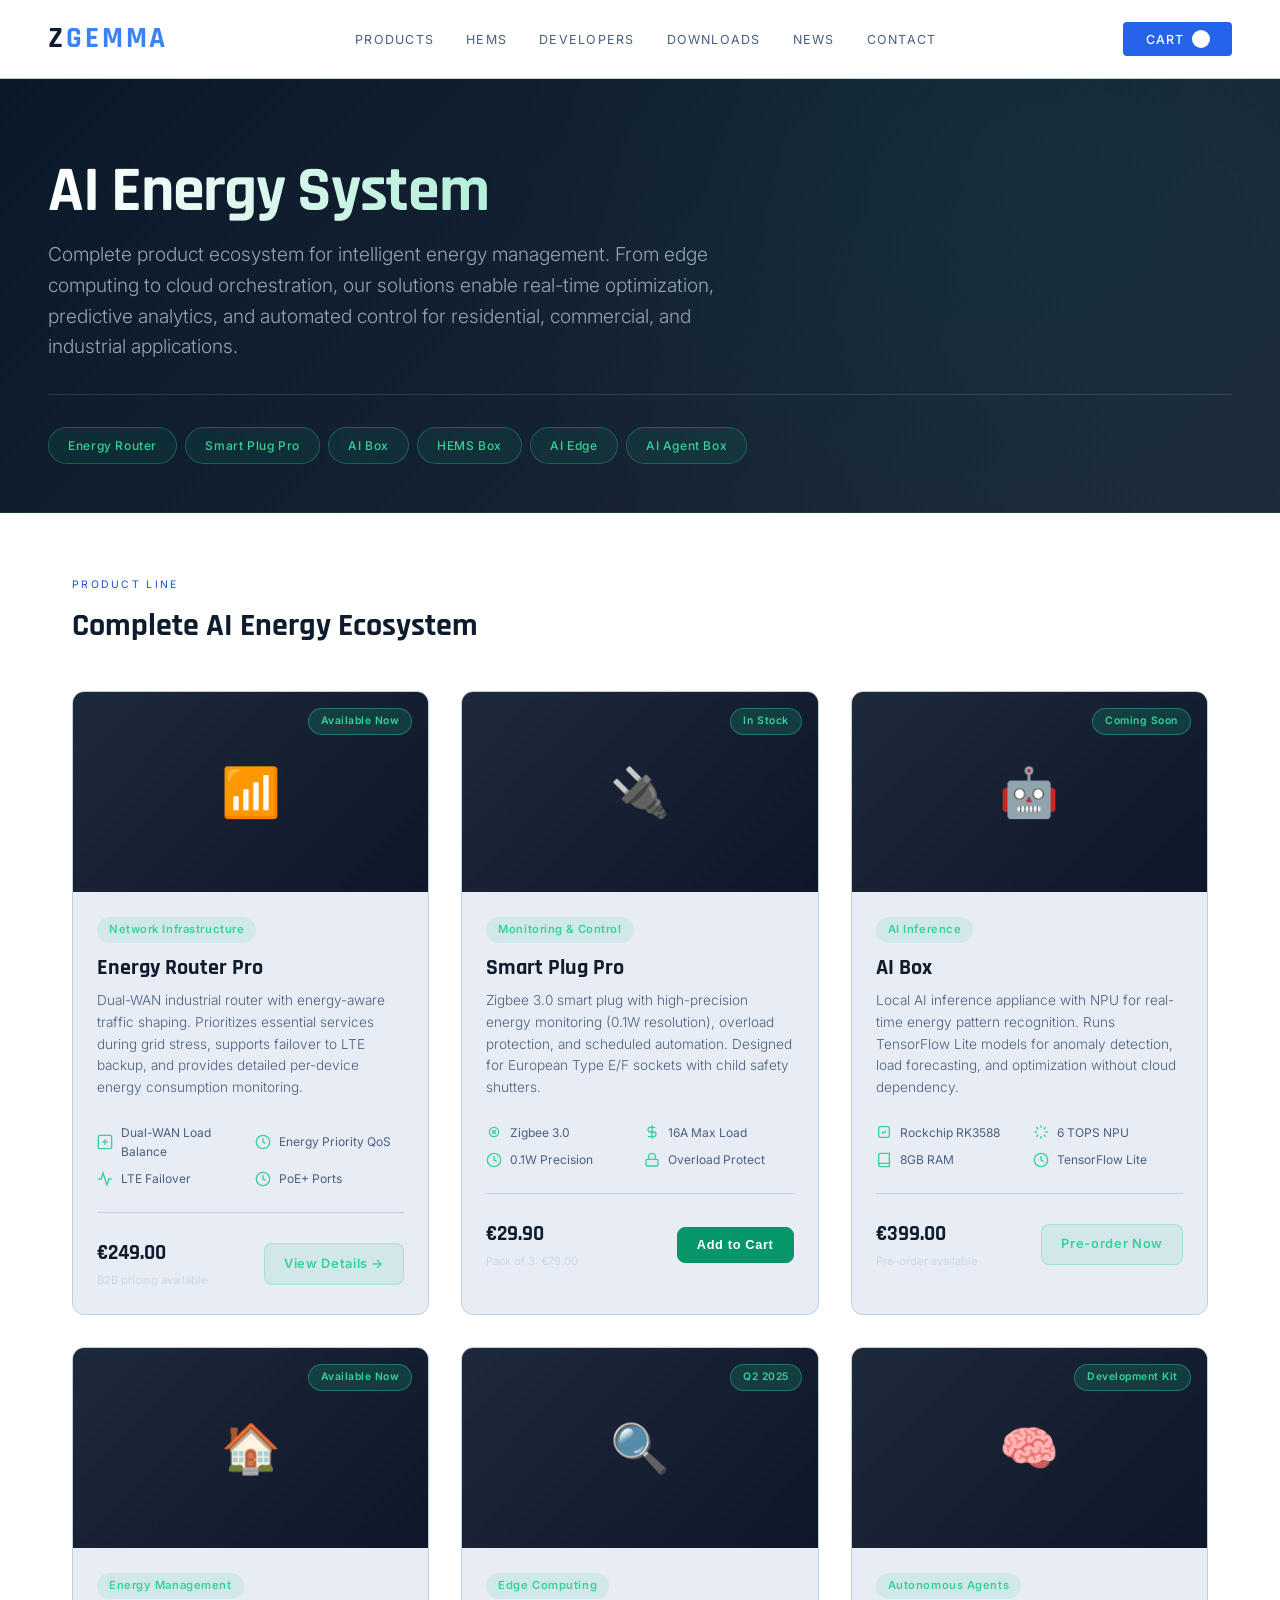
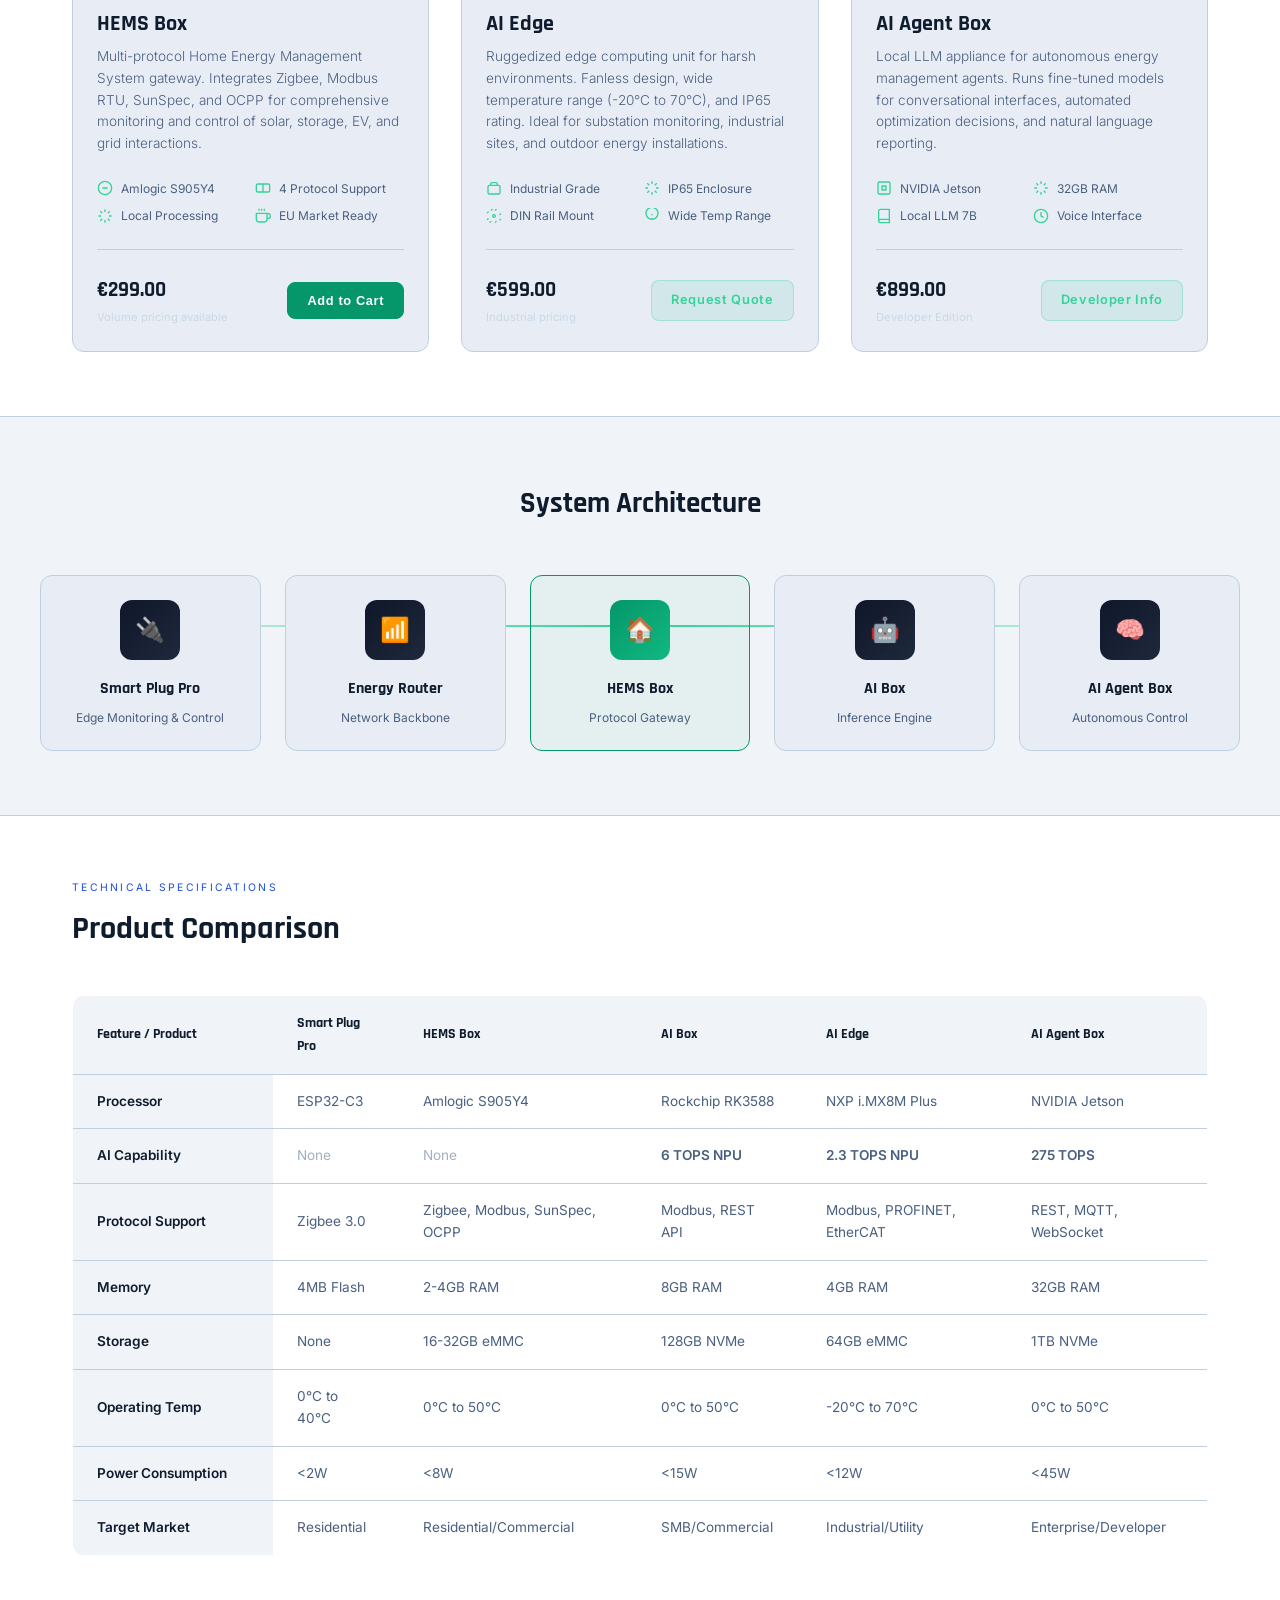
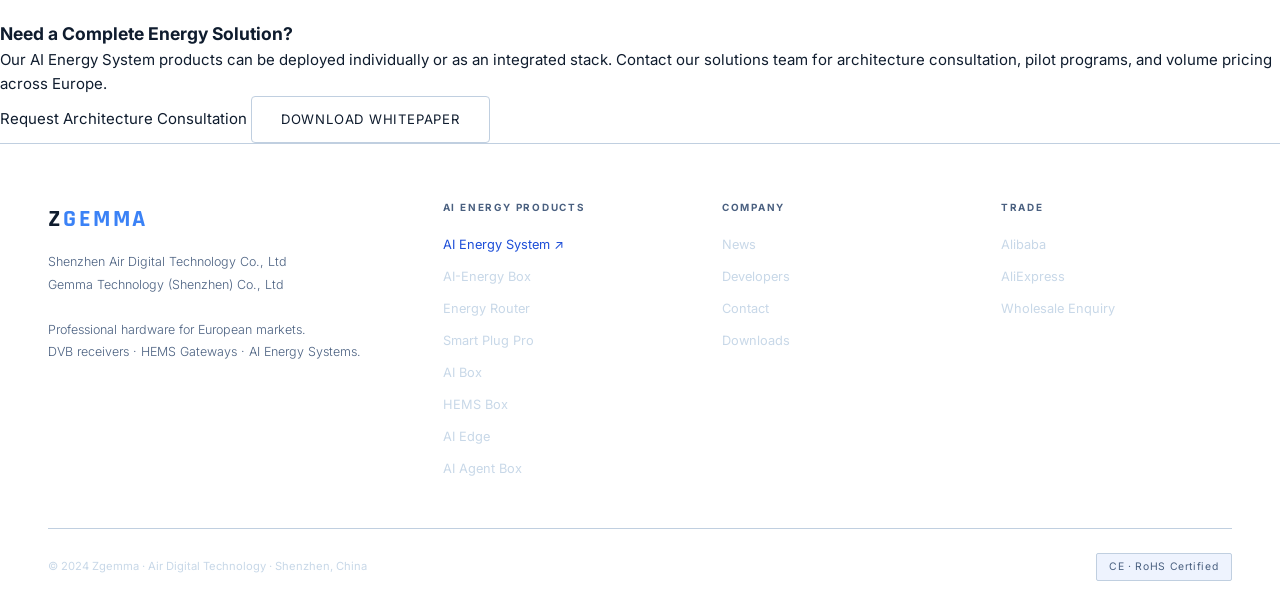
<file: products-ai-energy-system.html>
<!DOCTYPE html>
<html lang="en">
<head>
<meta charset="UTF-8">
<meta name="viewport" content="width=device-width, initial-scale=1.0">
<title>ZGEMMA AI Energy System | Complete HEMS Product Line</title>
<meta name="description" content="Complete AI Energy product line: AI Box, HEMS Box, AI Edge, AI Agent Box, Smart Plugs, Router. Professional energy management for European market.">
<link rel="stylesheet" href="style.css">
<link rel="preconnect" href="https://app.snipcart.com">
<link rel="preconnect" href="https://cdn.snipcart.com">
<link rel="stylesheet" href="https://cdn.snipcart.com/themes/v3.7.3/default/snipcart.css"/>
<style>
/* ── AI ENERGY PRODUCTS MAIN STYLES ── */
.zae-hero {
  padding: 5rem 3rem 3rem;
  background: linear-gradient(135deg, #0a1929 0%, #1e293b 100%);
  border-bottom: 1px solid rgba(16,185,129,0.2);
  position: relative;
  overflow: hidden;
}
.zae-hero::before {
  content: '';
  position: absolute;
  top: 0; right: 0; bottom: 0; left: 0;
  background: radial-gradient(circle at 80% 20%, rgba(16,185,129,0.08) 0%, transparent 50%);
}
.zae-hero-content {
  position: relative;
  z-index: 1;
  max-width: 1200px;
  margin: 0 auto;
}
.zae-hero h1 {
  font-family: 'Rajdhani', sans-serif;
  font-size: clamp(2.8rem, 5vw, 4.2rem);
  font-weight: 700;
  line-height: 1;
  letter-spacing: -0.02em;
  margin-bottom: 1rem;
  background: linear-gradient(90deg, #ffffff 0%, #34d399 100%);
  -webkit-background-clip: text;
  -webkit-text-fill-color: transparent;
  background-clip: text;
}
.zae-hero-subtitle {
  font-size: 1.2rem;
  color: #94a3b8;
  max-width: 700px;
  margin-bottom: 2rem;
  font-weight: 300;
  line-height: 1.6;
}
.zae-product-nav {
  display: flex;
  gap: 0.5rem;
  flex-wrap: wrap;
  margin-top: 2rem;
  padding-top: 2rem;
  border-top: 1px solid rgba(148,163,184,0.2);
}
.zae-nav-link {
  padding: 0.5rem 1.2rem;
  background: rgba(16,185,129,0.1);
  color: #34d399;
  border: 1px solid rgba(52,211,153,0.3);
  border-radius: 20px;
  font-size: 0.75rem;
  font-weight: 500;
  letter-spacing: 0.05em;
  text-decoration: none;
  transition: all 0.2s;
}
.zae-nav-link:hover {
  background: rgba(52,211,153,0.2);
  transform: translateY(-1px);
}
.zae-nav-link.active {
  background: #34d399;
  color: #0f172a;
  border-color: #34d399;
}

/* ── PRODUCT GRID ── */
.zae-products {
  max-width: 1200px;
  margin: 0 auto;
  padding: 4rem 2rem;
}
.zae-product-grid {
  display: grid;
  grid-template-columns: repeat(auto-fill, minmax(320px, 1fr));
  gap: 2rem;
  margin-top: 2rem;
}
.zae-product-card {
  background: var(--card);
  border-radius: 12px;
  overflow: hidden;
  border: 1px solid var(--border);
  transition: all 0.3s cubic-bezier(0.4, 0, 0.2, 1);
  position: relative;
}
.zae-product-card:hover {
  transform: translateY(-8px);
  box-shadow: 0 20px 25px -5px rgba(0, 0, 0, 0.1), 0 10px 10px -5px rgba(0, 0, 0, 0.04);
  border-color: rgba(52,211,153,0.5);
}
.zae-product-badge {
  position: absolute;
  top: 1rem;
  right: 1rem;
  padding: 0.25rem 0.75rem;
  background: rgba(16,185,129,0.2);
  color: #34d399;
  border: 1px solid rgba(52,211,153,0.4);
  border-radius: 20px;
  font-size: 0.65rem;
  font-weight: 600;
  letter-spacing: 0.05em;
  z-index: 2;
}
.zae-product-image {
  width: 100%;
  height: 200px;
  object-fit: cover;
  background: linear-gradient(135deg, #1e293b 0%, #0f172a 100%);
  display: flex;
  align-items: center;
  justify-content: center;
  color: #34d399;
  font-size: 3rem;
  padding: 2rem;
}
.zae-product-content {
  padding: 1.5rem;
}
.zae-product-category {
  display: inline-block;
  padding: 0.25rem 0.75rem;
  background: rgba(16,185,129,0.1);
  color: #34d399;
  border-radius: 20px;
  font-size: 0.7rem;
  font-weight: 600;
  letter-spacing: 0.05em;
  margin-bottom: 0.75rem;
}
.zae-product-title {
  font-family: 'Rajdhani', sans-serif;
  font-size: 1.4rem;
  font-weight: 700;
  margin-bottom: 0.5rem;
  color: var(--text);
  line-height: 1.2;
}
.zae-product-desc {
  color: var(--muted);
  font-size: 0.85rem;
  line-height: 1.6;
  margin-bottom: 1.5rem;
  font-weight: 300;
}
.zae-product-specs {
  display: grid;
  grid-template-columns: repeat(2, 1fr);
  gap: 0.5rem;
  margin-bottom: 1.5rem;
  padding-bottom: 1.5rem;
  border-bottom: 1px solid var(--border);
}
.zae-spec-item {
  display: flex;
  align-items: center;
  gap: 0.5rem;
  font-size: 0.75rem;
  color: var(--muted);
}
.zae-spec-item svg {
  width: 16px;
  height: 16px;
  color: #34d399;
  flex-shrink: 0;
}
.zae-product-footer {
  display: flex;
  justify-content: space-between;
  align-items: center;
}
.zae-product-price {
  font-family: 'Rajdhani', sans-serif;
  font-size: 1.3rem;
  font-weight: 700;
  color: var(--text);
}
.zae-product-price-note {
  display: block;
  font-size: 0.7rem;
  color: var(--dim);
  font-weight: 400;
  margin-top: 0.1rem;
}
.zae-product-btn {
  padding: 0.6rem 1.2rem;
  background: rgba(16,185,129,0.1);
  color: #34d399;
  border: 1px solid rgba(52,211,153,0.3);
  border-radius: 8px;
  font-size: 0.8rem;
  font-weight: 600;
  letter-spacing: 0.05em;
  cursor: pointer;
  transition: all 0.2s;
  text-decoration: none;
  display: inline-block;
}
.zae-product-btn:hover {
  background: rgba(52,211,153,0.2);
  transform: translateY(-1px);
}
.zae-product-btn.primary {
  background: #059669;
  color: white;
  border-color: #059669;
}
.zae-product-btn.primary:hover {
  background: #10b981;
  border-color: #10b981;
}

/* ── SYSTEM ARCHITECTURE ── */
.zae-architecture {
  background: var(--surface);
  border-top: 1px solid var(--border);
  border-bottom: 1px solid var(--border);
  padding: 4rem 2rem;
}
.zae-arch-container {
  max-width: 1200px;
  margin: 0 auto;
}
.zae-arch-title {
  font-family: 'Rajdhani', sans-serif;
  font-size: 1.8rem;
  font-weight: 700;
  text-align: center;
  margin-bottom: 3rem;
  color: var(--text);
}
.zae-arch-diagram {
  display: grid;
  grid-template-columns: repeat(5, 1fr);
  gap: 1.5rem;
  position: relative;
}
.zae-arch-diagram::before {
  content: '';
  position: absolute;
  top: 50px;
  left: 0;
  right: 0;
  height: 2px;
  background: linear-gradient(90deg, transparent, #34d399, transparent);
  z-index: 1;
}
.zae-arch-node {
  background: var(--card);
  border: 1px solid var(--border);
  border-radius: 12px;
  padding: 1.5rem;
  text-align: center;
  position: relative;
  z-index: 2;
  transition: all 0.3s;
}
.zae-arch-node:hover {
  border-color: #34d399;
  transform: translateY(-2px);
}
.zae-arch-node.core {
  border-color: #059669;
  background: rgba(5,150,105,0.05);
}
.zae-arch-icon {
  width: 60px;
  height: 60px;
  margin: 0 auto 1rem;
  background: linear-gradient(135deg, #0f172a 0%, #1e293b 100%);
  border-radius: 12px;
  display: flex;
  align-items: center;
  justify-content: center;
  color: #34d399;
  font-size: 1.5rem;
}
.zae-arch-node.core .zae-arch-icon {
  background: linear-gradient(135deg, #059669 0%, #10b981 100%);
  color: white;
}
.zae-arch-name {
  font-family: 'Rajdhani', sans-serif;
  font-size: 1rem;
  font-weight: 700;
  margin-bottom: 0.5rem;
  color: var(--text);
}
.zae-arch-role {
  font-size: 0.75rem;
  color: var(--muted);
  line-height: 1.4;
}

/* ── COMPARISON TABLE ── */
.zae-comparison {
  padding: 4rem 2rem;
  max-width: 1200px;
  margin: 0 auto;
}
.zae-comp-table {
  width: 100%;
  border-collapse: collapse;
  margin-top: 2rem;
  border: 1px solid var(--border);
  border-radius: 12px;
  overflow: hidden;
}
.zae-comp-table th {
  background: var(--surface);
  padding: 1rem 1.5rem;
  text-align: left;
  font-family: 'Rajdhani', sans-serif;
  font-weight: 700;
  color: var(--text);
  border-bottom: 1px solid var(--border);
  font-size: 0.9rem;
}
.zae-comp-table td {
  padding: 1rem 1.5rem;
  border-bottom: 1px solid var(--border);
  font-size: 0.85rem;
  color: var(--muted);
}
.zae-comp-table tr:last-child td {
  border-bottom: none;
}
.zae-comp-table .feature {
  background: var(--surface);
  font-weight: 600;
  color: var(--text);
  width: 200px;
}
.zae-comp-yes {
  color: #10b981;
  font-weight: 600;
}
.zae-comp-no {
  color: var(--dim);
  opacity: 0.5;
}
.zae-comp-partial {
  color: #f59e0b;
  font-weight: 600;
}

/* ── MOBILE RESPONSIVE ── */
@media (max-width: 768px) {
  .zae-hero {
    padding: 3rem 1.5rem 2rem;
  }
  .zae-product-grid {
    grid-template-columns: 1fr;
  }
  .zae-arch-diagram {
    grid-template-columns: repeat(2, 1fr);
  }
  .zae-arch-diagram::before {
    display: none;
  }
  .zae-product-nav {
    overflow-x: auto;
    flex-wrap: nowrap;
    padding-bottom: 0.5rem;
  }
  .zae-comp-table {
    display: block;
    overflow-x: auto;
  }
}
</style>
</head>
<body>

<nav class="z-nav">
  <a href="index.html" class="z-logo">Z<span>GEMMA</span></a>
  <ul class="z-navlinks">
    <li><a href="products.html">Products</a></li>
    <li><a href="hems-plugin.html">HEMS</a></li>
    <li><a href="developer.html">Developers</a></li>
    <li><a href="downloads.html">Downloads</a></li>
    <li><a href="news.html">News</a></li>
    <li><a href="contact.html">Contact</a></li>
  </ul>
  <button class="snipcart-checkout z-cart-btn">Cart <span class="snipcart-items-count"></span></button>
</nav>

<!-- AI ENERGY PRODUCTS HERO -->
<section class="zae-hero">
  <div class="zae-hero-content">
    <h1>AI Energy System</h1>
    <p class="zae-hero-subtitle">Complete product ecosystem for intelligent energy management. From edge computing to cloud orchestration, our solutions enable real-time optimization, predictive analytics, and automated control for residential, commercial, and industrial applications.</p>
    
    <div class="zae-product-nav">
      <a href="#router" class="zae-nav-link">Energy Router</a>
      <a href="#smart-plug" class="zae-nav-link">Smart Plug Pro</a>
      <a href="#ai-box" class="zae-nav-link">AI Box</a>
      <a href="#hems-box" class="zae-nav-link">HEMS Box</a>
      <a href="#ai-edge" class="zae-nav-link">AI Edge</a>
      <a href="#ai-agent" class="zae-nav-link">AI Agent Box</a>
    </div>
  </div>
</section>

<!-- PRODUCT GRID -->
<section class="zae-products">
  <div class="z-sec-head">
    <div><div class="z-sec-label">Product Line</div><div class="z-sec-title">Complete AI Energy Ecosystem</div></div>
  </div>

  <div class="zae-product-grid">
    <!-- ENERGY ROUTER -->
    <div class="zae-product-card" id="router">
      <div class="zae-product-badge">Available Now</div>
      <div class="zae-product-image">📶</div>
      <div class="zae-product-content">
        <span class="zae-product-category">Network Infrastructure</span>
        <h3 class="zae-product-title">Energy Router Pro</h3>
        <p class="zae-product-desc">Dual-WAN industrial router with energy-aware traffic shaping. Prioritizes essential services during grid stress, supports failover to LTE backup, and provides detailed per-device energy consumption monitoring.</p>
        
        <div class="zae-product-specs">
          <div class="zae-spec-item">
            <svg viewBox="0 0 24 24" fill="none" stroke="currentColor" stroke-width="2">
              <rect x="2" y="2" width="20" height="20" rx="2.5"/>
              <path d="M8 12h8"/>
              <path d="M12 16V8"/>
            </svg>
            <span>Dual-WAN Load Balance</span>
          </div>
          <div class="zae-spec-item">
            <svg viewBox="0 0 24 24" fill="none" stroke="currentColor" stroke-width="2">
              <circle cx="12" cy="12" r="10"/>
              <path d="M12 6v6l4 2"/>
            </svg>
            <span>Energy Priority QoS</span>
          </div>
          <div class="zae-spec-item">
            <svg viewBox="0 0 24 24" fill="none" stroke="currentColor" stroke-width="2">
              <path d="M22 12h-4l-3 9L9 3l-3 9H2"/>
            </svg>
            <span>LTE Failover</span>
          </div>
          <div class="zae-spec-item">
            <svg viewBox="0 0 24 24" fill="none" stroke="currentColor" stroke-width="2">
              <path d="M12 2a10 10 0 1 0 0 20 10 10 0 0 0 0-20z"/>
              <path d="M12 6v6l4 2"/>
            </svg>
            <span>PoE+ Ports</span>
          </div>
        </div>
        
        <div class="zae-product-footer">
          <div>
            <div class="zae-product-price">€249.00</div>
            <span class="zae-product-price-note">B2B pricing available</span>
          </div>
          <a href="product-energy-router.html" class="zae-product-btn">View Details →</a>
        </div>
      </div>
    </div>

    <!-- SMART PLUG PRO -->
    <div class="zae-product-card" id="smart-plug">
      <div class="zae-product-badge">In Stock</div>
      <div class="zae-product-image">🔌</div>
      <div class="zae-product-content">
        <span class="zae-product-category">Monitoring & Control</span>
        <h3 class="zae-product-title">Smart Plug Pro</h3>
        <p class="zae-product-desc">Zigbee 3.0 smart plug with high-precision energy monitoring (0.1W resolution), overload protection, and scheduled automation. Designed for European Type E/F sockets with child safety shutters.</p>
        
        <div class="zae-product-specs">
          <div class="zae-spec-item">
            <svg viewBox="0 0 24 24" fill="none" stroke="currentColor" stroke-width="2">
              <circle cx="12" cy="12" r="7"/>
              <path d="m15 9-6 6"/>
              <path d="m9 9 6 6"/>
            </svg>
            <span>Zigbee 3.0</span>
          </div>
          <div class="zae-spec-item">
            <svg viewBox="0 0 24 24" fill="none" stroke="currentColor" stroke-width="2">
              <path d="M12 2v20M17 5H9.5a3.5 3.5 0 1 0 0 7h5a3.5 3.5 0 1 1 0 7H6"/>
            </svg>
            <span>16A Max Load</span>
          </div>
          <div class="zae-spec-item">
            <svg viewBox="0 0 24 24" fill="none" stroke="currentColor" stroke-width="2">
              <circle cx="12" cy="12" r="10"/>
              <path d="M12 6v6l4 2"/>
            </svg>
            <span>0.1W Precision</span>
          </div>
          <div class="zae-spec-item">
            <svg viewBox="0 0 24 24" fill="none" stroke="currentColor" stroke-width="2">
              <rect x="3" y="11" width="18" height="10" rx="2"/>
              <path d="M7 11V7a5 5 0 0 1 10 0v4"/>
            </svg>
            <span>Overload Protect</span>
          </div>
        </div>
        
        <div class="zae-product-footer">
          <div>
            <div class="zae-product-price">€29.90</div>
            <span class="zae-product-price-note">Pack of 3: €79.00</span>
          </div>
          <button class="snipcart-add-item zae-product-btn primary"
          data-item-id="smart-plug-pro"
          data-item-price="29.90"
            data-item-url="https://www.zgemma4.com/products-ai-energy-system.html"
          data-item-name="Smart Plug Pro"
            data-item-description="Zigbee 3.0 smart plug with energy monitoring"
            data-item-image="https://zgemma.org/images/smart-plug-pro.jpg">
            Add to Cart
          </button>
        </div>
      </div>
    </div>

    <!-- AI BOX -->
    <div class="zae-product-card" id="ai-box">
      <div class="zae-product-badge">Coming Soon</div>
      <div class="zae-product-image">🤖</div>
      <div class="zae-product-content">
        <span class="zae-product-category">AI Inference</span>
        <h3 class="zae-product-title">AI Box</h3>
        <p class="zae-product-desc">Local AI inference appliance with NPU for real-time energy pattern recognition. Runs TensorFlow Lite models for anomaly detection, load forecasting, and optimization without cloud dependency.</p>
        
        <div class="zae-product-specs">
          <div class="zae-spec-item">
            <svg viewBox="0 0 24 24" fill="none" stroke="currentColor" stroke-width="2">
              <rect x="4" y="4" width="16" height="16" rx="2"/>
              <path d="m9 12 2 2 4-4"/>
            </svg>
            <span>Rockchip RK3588</span>
          </div>
          <div class="zae-spec-item">
            <svg viewBox="0 0 24 24" fill="none" stroke="currentColor" stroke-width="2">
              <path d="M12 2v4M4.93 4.93l2.83 2.83M2 12h4M4.93 19.07l2.83-2.83M12 22v-4M19.07 19.07l-2.83-2.83M22 12h-4M19.07 4.93l-2.83 2.83"/>
            </svg>
            <span>6 TOPS NPU</span>
          </div>
          <div class="zae-spec-item">
            <svg viewBox="0 0 24 24" fill="none" stroke="currentColor" stroke-width="2">
              <path d="M4 19.5v-15A2.5 2.5 0 0 1 6.5 2H20v20H6.5a2.5 2.5 0 0 1 0-5H20"/>
            </svg>
            <span>8GB RAM</span>
          </div>
          <div class="zae-spec-item">
            <svg viewBox="0 0 24 24" fill="none" stroke="currentColor" stroke-width="2">
              <circle cx="12" cy="12" r="10"/>
              <path d="M12 6v6l4 2"/>
            </svg>
            <span>TensorFlow Lite</span>
          </div>
        </div>
        
        <div class="zae-product-footer">
          <div>
            <div class="zae-product-price">€399.00</div>
            <span class="zae-product-price-note">Pre-order available</span>
          </div>
          <a href="contact.html?product=ai-box" class="zae-product-btn">Pre-order Now</a>
        </div>
      </div>
    </div>

    <!-- HEMS BOX -->
    <div class="zae-product-card" id="hems-box">
      <div class="zae-product-badge">Available Now</div>
      <div class="zae-product-image">🏠</div>
      <div class="zae-product-content">
        <span class="zae-product-category">Energy Management</span>
        <h3 class="zae-product-title">HEMS Box</h3>
        <p class="zae-product-desc">Multi-protocol Home Energy Management System gateway. Integrates Zigbee, Modbus RTU, SunSpec, and OCPP for comprehensive monitoring and control of solar, storage, EV, and grid interactions.</p>
        
        <div class="zae-product-specs">
          <div class="zae-spec-item">
            <svg viewBox="0 0 24 24" fill="none" stroke="currentColor" stroke-width="2">
              <circle cx="12" cy="12" r="10"/>
              <path d="M8 12h8"/>
            </svg>
            <span>Amlogic S905Y4</span>
          </div>
          <div class="zae-spec-item">
            <svg viewBox="0 0 24 24" fill="none" stroke="currentColor" stroke-width="2">
              <rect x="2" y="6" width="20" height="12" rx="2"/>
              <path d="M12 6v12"/>
            </svg>
            <span>4 Protocol Support</span>
          </div>
          <div class="zae-spec-item">
            <svg viewBox="0 0 24 24" fill="none" stroke="currentColor" stroke-width="2">
              <path d="M12 2v4M4.93 4.93l2.83 2.83M2 12h4M4.93 19.07l2.83-2.83M12 22v-4M19.07 19.07l-2.83-2.83M22 12h-4M19.07 4.93l-2.83 2.83"/>
            </svg>
            <span>Local Processing</span>
          </div>
          <div class="zae-spec-item">
            <svg viewBox="0 0 24 24" fill="none" stroke="currentColor" stroke-width="2">
              <path d="M18 8h1a4 4 0 0 1 0 8h-1M2 8h16v9a4 4 0 0 1-4 4H6a4 4 0 0 1-4-4V8z"/>
              <path d="M6 1v3M10 1v3M14 1v3"/>
            </svg>
            <span>EU Market Ready</span>
          </div>
        </div>
        
        <div class="zae-product-footer">
          <div>
            <div class="zae-product-price">€299.00</div>
            <span class="zae-product-price-note">Volume pricing available</span>
          </div>
          <button class="snipcart-add-item zae-product-btn primary"
          data-item-id="hems-box"
          data-item-price="299.00"
            data-item-url="https://www.zgemma4.com/products-ai-energy-system.html"
          data-item-name="HEMS Box"
            data-item-description="Multi-protocol Home Energy Management System"
            data-item-image="https://zgemma.org/images/hems-box.jpg">
            Add to Cart
          </button>
        </div>
      </div>
    </div>

    <!-- AI EDGE -->
    <div class="zae-product-card" id="ai-edge">
      <div class="zae-product-badge">Q2 2025</div>
      <div class="zae-product-image">🔍</div>
      <div class="zae-product-content">
        <span class="zae-product-category">Edge Computing</span>
        <h3 class="zae-product-title">AI Edge</h3>
        <p class="zae-product-desc">Ruggedized edge computing unit for harsh environments. Fanless design, wide temperature range (-20°C to 70°C), and IP65 rating. Ideal for substation monitoring, industrial sites, and outdoor energy installations.</p>
        
        <div class="zae-product-specs">
          <div class="zae-spec-item">
            <svg viewBox="0 0 24 24" fill="none" stroke="currentColor" stroke-width="2">
              <rect x="3" y="8" width="18" height="13" rx="2"/>
              <path d="M7 8V6a2 2 0 0 1 2-2h6a2 2 0 0 1 2 2v2"/>
            </svg>
            <span>Industrial Grade</span>
          </div>
          <div class="zae-spec-item">
            <svg viewBox="0 0 24 24" fill="none" stroke="currentColor" stroke-width="2">
              <path d="M12 2v4M4.93 4.93l2.83 2.83M2 12h4M4.93 19.07l2.83-2.83M12 22v-4M19.07 19.07l-2.83-2.83M22 12h-4M19.07 4.93l-2.83 2.83"/>
            </svg>
            <span>IP65 Enclosure</span>
          </div>
          <div class="zae-spec-item">
            <svg viewBox="0 0 24 24" fill="none" stroke="currentColor" stroke-width="2">
              <path d="M14 4c0-1.1.9-2 2-2M20 10c1.1 0 2-.9 2-2M22 16c0 1.1-.9 2-2 2M16 20c-1.1 0-2 .9-2 2M8 20c-1.1 0-2 .9-2 2M4 16c-1.1 0-2 .9-2 2M2 8c0-1.1.9-2 2-2M8 4c0-1.1.9-2 2-2"/>
              <circle cx="12" cy="12" r="2"/>
            </svg>
            <span>DIN Rail Mount</span>
          </div>
          <div class="zae-spec-item">
            <svg viewBox="0 0 24 24" fill="none" stroke="currentColor" stroke-width="2">
              <path d="M12 9v2m0 4v2m9-9a9 9 0 1 1-18 0 9 9 0 0 1 18 0z"/>
            </svg>
            <span>Wide Temp Range</span>
          </div>
        </div>
        
        <div class="zae-product-footer">
          <div>
            <div class="zae-product-price">€599.00</div>
            <span class="zae-product-price-note">Industrial pricing</span>
          </div>
          <a href="contact.html?product=ai-edge" class="zae-product-btn">Request Quote</a>
        </div>
      </div>
    </div>

    <!-- AI AGENT BOX -->
    <div class="zae-product-card" id="ai-agent">
      <div class="zae-product-badge">Development Kit</div>
      <div class="zae-product-image">🧠</div>
      <div class="zae-product-content">
        <span class="zae-product-category">Autonomous Agents</span>
        <h3 class="zae-product-title">AI Agent Box</h3>
        <p class="zae-product-desc">Local LLM appliance for autonomous energy management agents. Runs fine-tuned models for conversational interfaces, automated optimization decisions, and natural language reporting.</p>
        
        <div class="zae-product-specs">
          <div class="zae-spec-item">
            <svg viewBox="0 0 24 24" fill="none" stroke="currentColor" stroke-width="2">
              <rect x="3" y="3" width="18" height="18" rx="2"/>
              <path d="M9 9h6v6H9z"/>
            </svg>
            <span>NVIDIA Jetson</span>
          </div>
          <div class="zae-spec-item">
            <svg viewBox="0 0 24 24" fill="none" stroke="currentColor" stroke-width="2">
              <path d="M12 2v4M4.93 4.93l2.83 2.83M2 12h4M4.93 19.07l2.83-2.83M12 22v-4M19.07 19.07l-2.83-2.83M22 12h-4M19.07 4.93l-2.83 2.83"/>
            </svg>
            <span>32GB RAM</span>
          </div>
          <div class="zae-spec-item">
            <svg viewBox="0 0 24 24" fill="none" stroke="currentColor" stroke-width="2">
              <path d="M4 19.5v-15A2.5 2.5 0 0 1 6.5 2H20v20H6.5a2.5 2.5 0 0 1 0-5H20"/>
            </svg>
            <span>Local LLM 7B</span>
          </div>
          <div class="zae-spec-item">
            <svg viewBox="0 0 24 24" fill="none" stroke="currentColor" stroke-width="2">
              <circle cx="12" cy="12" r="10"/>
              <path d="M12 6v6l4 2"/>
            </svg>
            <span>Voice Interface</span>
          </div>
        </div>
        
        <div class="zae-product-footer">
          <div>
            <div class="zae-product-price">€899.00</div>
            <span class="zae-product-price-note">Developer Edition</span>
          </div>
          <a href="developer.html#ai-agent" class="zae-product-btn">Developer Info</a>
        </div>
      </div>
    </div>
  </div>
</section>

<!-- SYSTEM ARCHITECTURE -->
<section class="zae-architecture">
  <div class="zae-arch-container">
    <h2 class="zae-arch-title">System Architecture</h2>
    <div class="zae-arch-diagram">
      <div class="zae-arch-node">
        <div class="zae-arch-icon">🔌</div>
        <div class="zae-arch-name">Smart Plug Pro</div>
        <div class="zae-arch-role">Edge Monitoring & Control</div>
      </div>
      <div class="zae-arch-node">
        <div class="zae-arch-icon">📶</div>
        <div class="zae-arch-name">Energy Router</div>
        <div class="zae-arch-role">Network Backbone</div>
      </div>
      <div class="zae-arch-node core">
        <div class="zae-arch-icon">🏠</div>
        <div class="zae-arch-name">HEMS Box</div>
        <div class="zae-arch-role">Protocol Gateway</div>
      </div>
      <div class="zae-arch-node">
        <div class="zae-arch-icon">🤖</div>
        <div class="zae-arch-name">AI Box</div>
        <div class="zae-arch-role">Inference Engine</div>
      </div>
      <div class="zae-arch-node">
        <div class="zae-arch-icon">🧠</div>
        <div class="zae-arch-name">AI Agent Box</div>
        <div class="zae-arch-role">Autonomous Control</div>
      </div>
    </div>
  </div>
</section>

<!-- COMPARISON TABLE -->
<section class="zae-comparison">
  <div class="z-sec-head">
    <div><div class="z-sec-label">Technical Specifications</div><div class="z-sec-title">Product Comparison</div></div>
  </div>
  
  <table class="zae-comp-table">
    <thead>
      <tr>
        <th>Feature / Product</th>
        <th>Smart Plug Pro</th>
        <th>HEMS Box</th>
        <th>AI Box</th>
        <th>AI Edge</th>
        <th>AI Agent Box</th>
      </tr>
    </thead>
    <tbody>
      <tr>
        <td class="feature">Processor</td>
        <td>ESP32-C3</td>
        <td>Amlogic S905Y4</td>
        <td>Rockchip RK3588</td>
        <td>NXP i.MX8M Plus</td>
        <td>NVIDIA Jetson</td>
      </tr>
      <tr>
        <td class="feature">AI Capability</td>
        <td class="zae-comp-no">None</td>
        <td class="zae-comp-no">None</td>
        <td class="zae-comp-yes">6 TOPS NPU</td>
        <td class="zae-comp-partial">2.3 TOPS NPU</td>
        <td class="zae-comp-yes">275 TOPS</td>
      </tr>
      <tr>
        <td class="feature">Protocol Support</td>
        <td>Zigbee 3.0</td>
        <td>Zigbee, Modbus, SunSpec, OCPP</td>
        <td>Modbus, REST API</td>
        <td>Modbus, PROFINET, EtherCAT</td>
        <td>REST, MQTT, WebSocket</td>
      </tr>
      <tr>
        <td class="feature">Memory</td>
        <td>4MB Flash</td>
        <td>2-4GB RAM</td>
        <td>8GB RAM</td>
        <td>4GB RAM</td>
        <td>32GB RAM</td>
      </tr>
      <tr>
        <td class="feature">Storage</td>
        <td>None</td>
        <td>16-32GB eMMC</td>
        <td>128GB NVMe</td>
        <td>64GB eMMC</td>
        <td>1TB NVMe</td>
      </tr>
      <tr>
        <td class="feature">Operating Temp</td>
        <td>0°C to 40°C</td>
        <td>0°C to 50°C</td>
        <td>0°C to 50°C</td>
        <td>-20°C to 70°C</td>
        <td>0°C to 50°C</td>
      </tr>
      <tr>
        <td class="feature">Power Consumption</td>
        <td>&lt;2W</td>
        <td>&lt;8W</td>
        <td>&lt;15W</td>
        <td>&lt;12W</td>
        <td>&lt;45W</td>
      </tr>
      <tr>
        <td class="feature">Target Market</td>
        <td>Residential</td>
        <td>Residential/Commercial</td>
        <td>SMB/Commercial</td>
        <td>Industrial/Utility</td>
        <td>Enterprise/Developer</td>
      </tr>
    </tbody>
  </table>
</section>

<!-- CALL TO ACTION -->
<div class="ze-enquiry">
  <div class="ze-enquiry-text">
    <h3>Need a Complete Energy Solution?</h3>
    <p>Our AI Energy System products can be deployed individually or as an integrated stack. Contact our solutions team for architecture consultation, pilot programs, and volume pricing across Europe.</p>
  </div>
  <div class="ze-enquiry-btns">
    <a href="contact.html?topic=energy-system" class="ze-btn-green">Request Architecture Consultation</a>
    <a href="downloads.html#energy-whitepaper" class="z-btn-ghost">Download Whitepaper</a>
  </div>
</div>

<footer class="z-footer">
  <div class="z-footer-top">
    <div class="z-fbrand">
      <a href="index.html" class="z-logo">Z<span style="color:var(--accent2)">GEMMA</span></a>
      <p>Shenzhen Air Digital Technology Co., Ltd<br>Gemma Technology (Shenzhen) Co., Ltd<br><br>Professional hardware for European markets.<br>DVB receivers · HEMS Gateways · AI Energy Systems.</p>
    </div>
    <div class="z-flinks"><h4>AI Energy Products</h4><ul>
      <li><a href="products-ai-energy-system.html" style="color:var(--accent3)">AI Energy System ↗</a></li>
      <li><a href="product-ai-energy.html">AI-Energy Box</a></li>
      <li><a href="#router">Energy Router</a></li>
      <li><a href="#smart-plug">Smart Plug Pro</a></li>
      <li><a href="#ai-box">AI Box</a></li>
      <li><a href="#hems-box">HEMS Box</a></li>
      <li><a href="#ai-edge">AI Edge</a></li>
      <li><a href="#ai-agent">AI Agent Box</a></li>
    </ul></div>
    <div class="z-flinks"><h4>Company</h4><ul>
      <li><a href="news.html">News</a></li>
      <li><a href="developer.html">Developers</a></li>
      <li><a href="contact.html">Contact</a></li>
      <li><a href="downloads.html">Downloads</a></li>
    </ul></div>
    <div class="z-flinks"><h4>Trade</h4><ul>
      <li><a href="https://airsat.en.alibaba.com" target="_blank">Alibaba</a></li>
      <li><a href="http://zgemmashop.aliexpress.com" target="_blank">AliExpress</a></li>
      <li><a href="contact.html">Wholesale Enquiry</a></li>
    </ul></div>
  </div>
  <div class="z-footer-bottom">
    <span>© 2024 Zgemma · Air Digital Technology · Shenzhen, China</span>
    <span class="z-fta-notice">CE · RoHS Certified</span>
  </div>
</footer>

<script>
  window.SnipcartSettings = {
    publicApiKey: 'Y2I3MTI3ZTgtNDk0ZS00NWRjLWJlMmEtMDlhODI1NjczNWE0NjM5MTE5OTQ4MTQ0NzkyNzU3',
    currency: 'eur'
  };
  (function(){var c,d;(d=(c=window.SnipcartSettings).version)!=null||(c.version='3.0');var s,S;(S=(s=window.SnipcartSettings).timeoutDuration)!=null||(s.timeoutDuration=2750);var l,p;(p=(l=window.SnipcartSettings).domain)!=null||(l.domain='cdn.snipcart.com');var w,u;(u=(w=window.SnipcartSettings).protocol)!=null||(w.protocol='https');var m,g;(g=(m=window.SnipcartSettings).loadCSS)!=null||(m.loadCSS=true);var y=window.SnipcartSettings.version.includes('v3.0.0-ci')||window.SnipcartSettings.version!='3.0'&&window.SnipcartSettings.version.localeCompare('3.4.0',void 0,{numeric:true,sensitivity:'base'})===-1,f=['focus','mouseover','touchmove','scroll','keydown'];window.LoadSnipcart=o;document.readyState==='loading'?document.addEventListener('DOMContentLoaded',r):r();function r(){window.SnipcartSettings.loadStrategy?window.SnipcartSettings.loadStrategy==='on-user-interaction'&&(f.forEach(function(t){return document.addEventListener(t,o)}),setTimeout(o,window.SnipcartSettings.timeoutDuration)):o()}var a=false;function o(){if(a)return;a=true;let t=document.getElementsByTagName('head')[0],n=document.querySelector('#snipcart'),i=document.querySelector('src[src^="'+window.SnipcartSettings.protocol+'://'+window.SnipcartSettings.domain+'"][src$="snipcart.js"]'),e=document.querySelector('link[href^="'+window.SnipcartSettings.protocol+'://'+window.SnipcartSettings.domain+'"][href$="snipcart.css"]');n||(n=document.createElement('div'),n.id='snipcart',n.setAttribute('hidden','true'),document.body.appendChild(n)),h(n),i||(i=document.createElement('script'),i.src=''+window.SnipcartSettings.protocol+'://'+window.SnipcartSettings.domain+'/themes/v'+window.SnipcartSettings.version+'/default/snipcart.js',i.async=true,t.appendChild(i)),!e&&window.SnipcartSettings.loadCSS&&(e=document.createElement('link'),e.rel='stylesheet',e.type='text/css',e.href=''+window.SnipcartSettings.protocol+'://'+window.SnipcartSettings.domain+'/themes/v'+window.SnipcartSettings.version+'/default/snipcart.css',t.prepend(e)),f.forEach(function(v){return document.removeEventListener(v,o)})}function h(t){(t.dataset.apiKey=window.SnipcartSettings.publicApiKey,window.SnipcartSettings.currency&&(t.dataset.currency=window.SnipcartSettings.currency))}})();
</script>
</body>
</html>
</file>
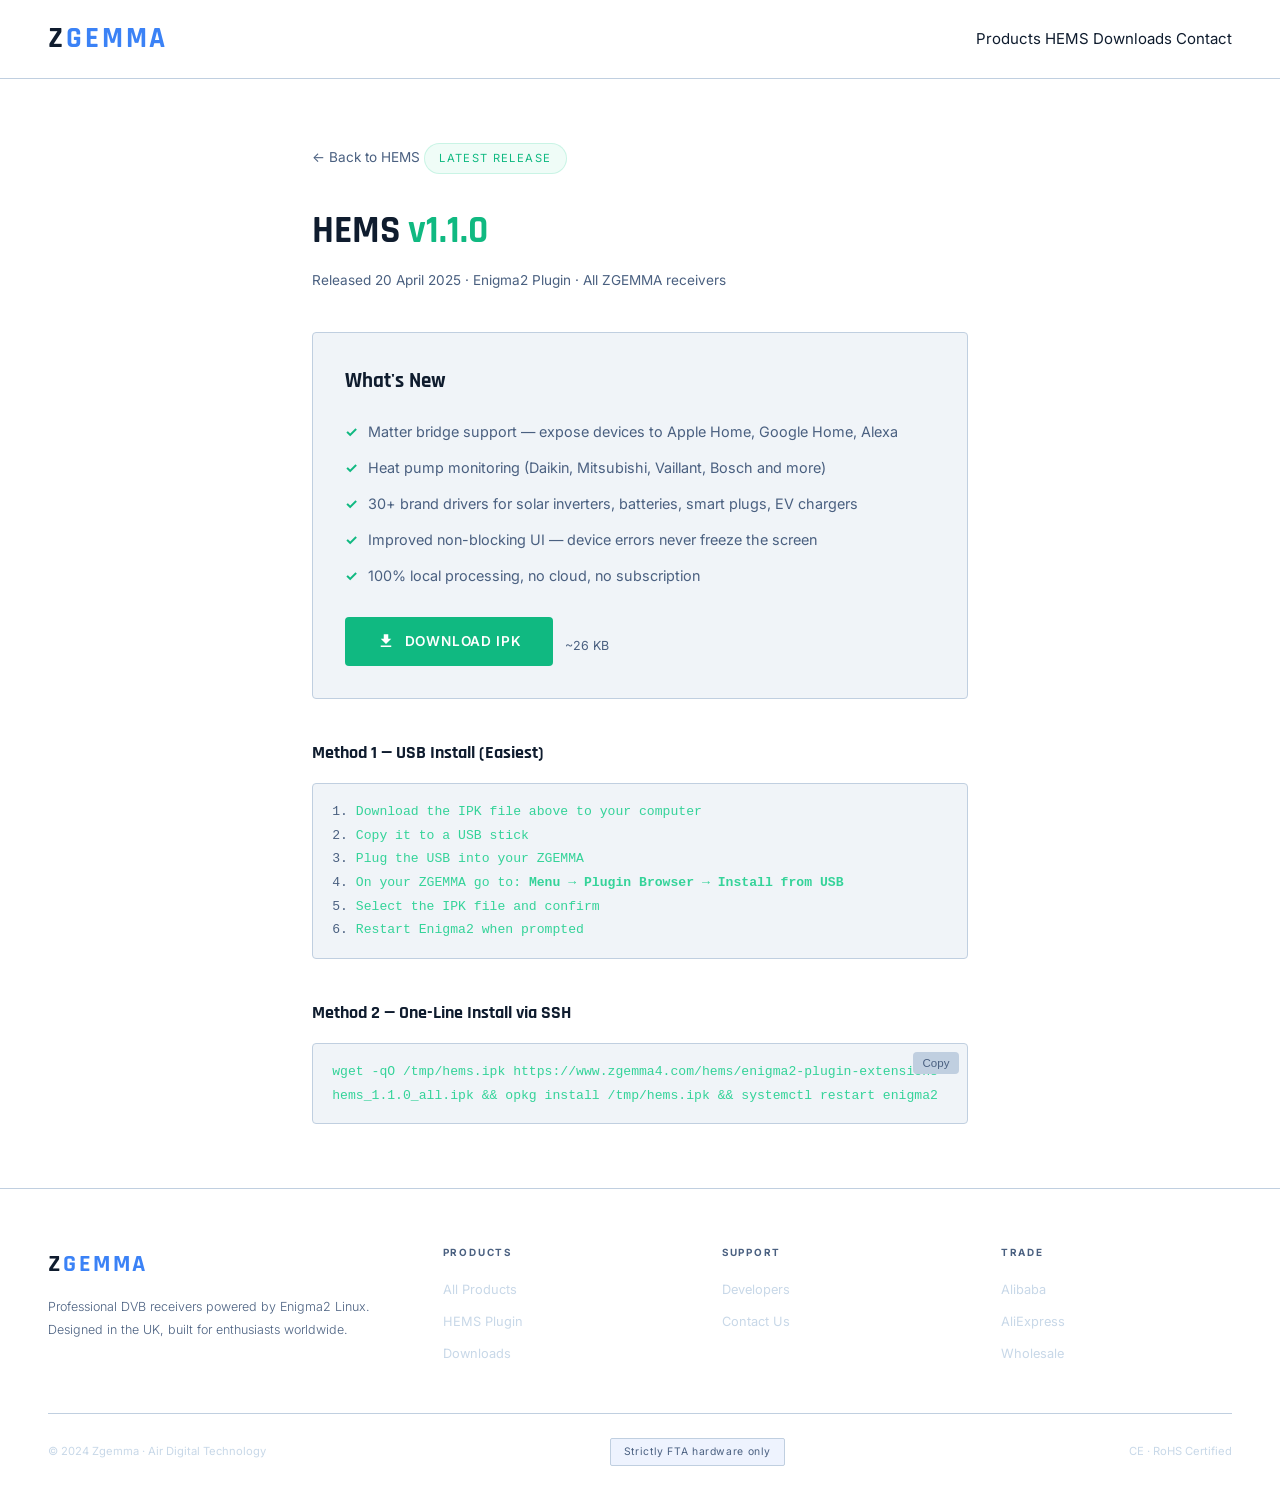
<file: hems/release.html>
<!DOCTYPE html>
<html lang="en">
<head>
<meta charset="UTF-8">
<meta name="viewport" content="width=device-width, initial-scale=1.0">
<title>HEMS v1.1.0 Download | ZGEMMA</title>
<meta name="description" content="Download HEMS v1.1.0 IPK for Enigma2. Free open-source Home Energy Management System plugin for ZGEMMA receivers.">
<link rel="stylesheet" href="../style.css">
<style>
:root {
  --green: #34d399;
  --green2: #10b981;
  --green3: #059669;
  --green-glow: rgba(52,211,153,0.12);
  --green-bg: rgba(52,211,153,0.08);
}
.release-wrap { max-width: 720px; margin: 0 auto; padding: 4rem 2rem; }
.release-badge { display:inline-block; background:var(--green-bg); color:var(--green2); font-size:0.7rem; letter-spacing:0.12em; text-transform:uppercase; padding:0.35rem 0.9rem; border-radius:20px; border:1px solid rgba(52,211,153,0.2); margin-bottom:1.5rem; }
.release-wrap h1 { font-family:'Rajdhani',sans-serif; font-size:2.4rem; font-weight:700; margin-bottom:0.5rem; }
.release-wrap h1 span { color:var(--green2); }
.release-meta { color:var(--muted); font-size:0.85rem; margin-bottom:2.5rem; }
.release-card { background:var(--surface); border:1px solid var(--border); border-radius:var(--r); padding:2rem; margin-bottom:2rem; }
.release-card h2 { font-family:'Rajdhani',sans-serif; font-size:1.3rem; margin-bottom:1rem; }
.release-card ul { list-style:none; padding:0; margin:0 0 1.5rem; }
.release-card li { padding:0.4rem 0; color:var(--muted); font-size:0.9rem; line-height:1.6; }
.release-card li::before { content:'✓'; color:var(--green2); margin-right:0.6rem; font-weight:700; }
.dl-btn { display:inline-flex; align-items:center; gap:0.6rem; background:var(--green2); color:#fff; border:none; padding:0.85rem 2rem; font-family:'Inter',sans-serif; font-size:0.85rem; font-weight:600; letter-spacing:0.06em; text-transform:uppercase; text-decoration:none; border-radius:var(--r); transition:all 0.2s; }
.dl-btn:hover { background:var(--green3); transform:translateY(-1px); }
.dl-btn svg { width:18px; height:18px; fill:currentColor; }
.dl-size { color:var(--muted); font-size:0.78rem; margin-left:0.5rem; }
.install-section { margin-top:2.5rem; }
.install-section h3 { font-family:'Rajdhani',sans-serif; font-size:1.1rem; margin-bottom:1rem; }
.install-code { background:var(--surface); border:1px solid var(--border); border-radius:var(--r); padding:1rem 1.2rem; font-family:'JetBrains Mono',monospace; font-size:0.82rem; color:var(--green); line-height:1.8; overflow-x:auto; }
.install-code .cmd { color:var(--muted); }
.back-link { display:inline-block; margin-bottom:2rem; color:var(--muted); text-decoration:none; font-size:0.85rem; }
.back-link:hover { color:var(--green2); }
</style>
</head>
<body>

<!-- NAV -->
<nav class="z-nav">
  <a href="../index.html" class="z-logo">Z<span>GEMMA</span></a>
  <div class="z-nav-links">
    <a href="../products.html">Products</a>
    <a href="../hems-plugin.html">HEMS</a>
    <a href="../downloads.html">Downloads</a>
    <a href="../contact.html">Contact</a>
  </div>
</nav>

<div class="release-wrap">
  <a href="../hems-plugin.html" class="back-link">← Back to HEMS</a>
  <span class="release-badge">Latest Release</span>
  <h1>HEMS <span>v1.1.0</span></h1>
  <p class="release-meta">Released 20 April 2025 · Enigma2 Plugin · All ZGEMMA receivers</p>

  <div class="release-card">
    <h2>What's New</h2>
    <ul>
      <li>Matter bridge support — expose devices to Apple Home, Google Home, Alexa</li>
      <li>Heat pump monitoring (Daikin, Mitsubishi, Vaillant, Bosch and more)</li>
      <li>30+ brand drivers for solar inverters, batteries, smart plugs, EV chargers</li>
      <li>Improved non-blocking UI — device errors never freeze the screen</li>
      <li>100% local processing, no cloud, no subscription</li>
    </ul>

    <a href="enigma2-plugin-extensions-hems_1.1.0_all.ipk" class="dl-btn">
      <svg viewBox="0 0 24 24"><path d="M19 9h-4V3H9v6H5l7 7 7-7zM5 18v2h14v-2H5z"/></svg>
      Download IPK
    </a>
    <span class="dl-size">~26 KB</span>
  </div>

  <div class="install-section">
    <h3>Method 1 — USB Install (Easiest)</h3>
    <div class="install-code">
      <span class="cmd">1.</span> Download the IPK file above to your computer<br>
      <span class="cmd">2.</span> Copy it to a USB stick<br>
      <span class="cmd">3.</span> Plug the USB into your ZGEMMA<br>
      <span class="cmd">4.</span> On your ZGEMMA go to: <strong style="color:var(--green)">Menu → Plugin Browser → Install from USB</strong><br>
      <span class="cmd">5.</span> Select the IPK file and confirm<br>
      <span class="cmd">6.</span> Restart Enigma2 when prompted
    </div>
  </div>

  <div class="install-section">
    <h3>Method 2 — One-Line Install via SSH</h3>
    <div class="install-code" style="position:relative;">
      wget -qO /tmp/hems.ipk https://www.zgemma4.com/hems/enigma2-plugin-extensions-hems_1.1.0_all.ipk &amp;&amp; opkg install /tmp/hems.ipk &amp;&amp; systemctl restart enigma2
      <button onclick="navigator.clipboard.writeText('wget -qO /tmp/hems.ipk https://www.zgemma4.com/hems/enigma2-plugin-extensions-hems_1.1.0_all.ipk && opkg install /tmp/hems.ipk && systemctl restart enigma2')" style="position:absolute;top:0.5rem;right:0.5rem;background:var(--border);border:none;color:var(--muted);padding:0.3rem 0.6rem;border-radius:4px;cursor:pointer;font-size:0.72rem;">Copy</button>
    </div>
  </div>
</div>

<!-- FOOTER -->
<footer class="z-footer">
  <div class="z-footer-top">
    <div class="z-fbrand">
      <a href="../index.html" class="z-logo">Z<span>GEMMA</span></a>
      <p>Professional DVB receivers powered by Enigma2 Linux. Designed in the UK, built for enthusiasts worldwide.</p>
    </div>
    <div class="z-flinks"><h4>Products</h4><ul><li><a href="../products.html">All Products</a></li><li><a href="../hems-plugin.html">HEMS Plugin</a></li><li><a href="../downloads.html">Downloads</a></li></ul></div>
    <div class="z-flinks"><h4>Support</h4><ul><li><a href="../developer.html">Developers</a></li><li><a href="../contact.html">Contact Us</a></li></ul></div>
    <div class="z-flinks"><h4>Trade</h4><ul><li><a href="https://airsat.en.alibaba.com" target="_blank">Alibaba</a></li><li><a href="http://zgemmashop.aliexpress.com" target="_blank">AliExpress</a></li><li><a href="../contact.html">Wholesale</a></li></ul></div>
  </div>
  <div class="z-footer-bottom">
    <span>© 2024 Zgemma · Air Digital Technology</span>
    <span class="z-fta-notice">Strictly FTA hardware only</span>
    <span>CE · RoHS Certified</span>
  </div>
</footer>

</body>
</html>
</file>
<file: style.css>
/* ============================================================
   ZGEMMA WEBSITE — SHARED STYLESHEET
   ============================================================ */
@import url('https://fonts.googleapis.com/css2?family=Rajdhani:wght@500;600;700&family=Inter:wght@300;400;500&display=swap');

*, *::before, *::after { box-sizing: border-box; margin: 0; padding: 0; }

:root {
  --bg:      #ffffff;
  --surface: #f0f4f8;
  --card:    #e8edf5;
  --card2:   #dde4f0;
  --border:  #c0cfe0;
  --accent:  #2563eb;
  --accent2: #3b82f6;
  --accent3: #1d4ed8;
  --glow:    rgba(37,99,235,0.08);
  --text:    #0f1c2e;
  --muted:   #4a6080;
  --dim:     #c8d8e8;
  --r:       4px;
}

html { scroll-behavior: smooth; }
body {
  background: var(--bg);
  color: var(--text);
  font-family: 'Inter', sans-serif;
  font-size: 15px;
  line-height: 1.6;
  -webkit-font-smoothing: antialiased;
}
a { text-decoration: none; color: inherit; }
img { display: block; max-width: 100%; }

/* ── NAV ── */
.z-nav {
  display: flex;
  align-items: center;
  justify-content: space-between;
  padding: 1rem 3rem;
  background: rgba(255,255,255,0.97);
  border-bottom: 1px solid var(--border);
  position: sticky;
  top: 0;
  z-index: 999;
  backdrop-filter: blur(10px);
}
.z-logo {
  font-family: 'Rajdhani', sans-serif;
  font-weight: 700;
  font-size: 1.8rem;
  letter-spacing: 0.1em;
}
.z-logo span { color: var(--accent2); }
.z-navlinks { display: flex; gap: 2rem; list-style: none; }
.z-navlinks a {
  font-size: 0.78rem;
  letter-spacing: 0.1em;
  text-transform: uppercase;
  color: var(--muted);
  transition: color 0.2s;
}
.z-navlinks a:hover, .z-navlinks a.active { color: var(--text); }
.z-nav-cta {
  background: var(--accent);
  color: #fff;
  border: none;
  padding: 0.5rem 1.4rem;
  font-family: 'Inter', sans-serif;
  font-size: 0.78rem;
  font-weight: 500;
  letter-spacing: 0.08em;
  text-transform: uppercase;
  cursor: pointer;
  border-radius: var(--r);
  transition: background 0.2s;
}
.z-nav-cta:hover { background: var(--accent2); }

/* ── PAGE HEADER ── */
.z-page-header {
  padding: 4rem 3rem 3rem;
  border-bottom: 1px solid var(--border);
  background: var(--surface);
}
.z-page-eyebrow {
  font-size: 0.65rem;
  letter-spacing: 0.22em;
  text-transform: uppercase;
  color: var(--accent3);
  margin-bottom: 0.6rem;
  display: flex;
  align-items: center;
  gap: 0.5rem;
}
.z-page-eyebrow::before { content:''; display:block; width:20px; height:1px; background:var(--accent3); }
.z-page-title {
  font-family: 'Rajdhani', sans-serif;
  font-size: clamp(2rem, 4vw, 3.2rem);
  font-weight: 700;
  letter-spacing: 0.02em;
}

/* ── SECTION ── */
.z-section { padding: 4rem 3rem; }
.z-section-border { border-top: 1px solid var(--border); }
.z-sec-head { display: flex; align-items: flex-end; justify-content: space-between; margin-bottom: 2.5rem; }
.z-sec-label { font-size: 0.65rem; letter-spacing: 0.22em; text-transform: uppercase; color: var(--accent3); margin-bottom: 0.4rem; }
.z-sec-title { font-family: 'Rajdhani', sans-serif; font-size: 2rem; font-weight: 700; }
.z-see-all { font-size: 0.75rem; color: var(--muted); letter-spacing: 0.1em; text-transform: uppercase; border-bottom: 1px solid var(--dim); padding-bottom: 2px; cursor: pointer; transition: color 0.2s; }
.z-see-all:hover { color: var(--text); }

/* ── BUTTONS ── */
.z-btn-primary {
  background: var(--accent); color: #fff; border: none;
  padding: 0.75rem 1.8rem; font-family: 'Inter', sans-serif;
  font-size: 0.82rem; font-weight: 500; letter-spacing: 0.06em;
  text-transform: uppercase; cursor: pointer; border-radius: var(--r);
  transition: all 0.2s; display: inline-block;
}
.z-btn-primary:hover { background: var(--accent2); transform: translateY(-1px); }
.z-btn-ghost {
  background: transparent; color: var(--text); border: 1px solid var(--border);
  padding: 0.75rem 1.8rem; font-family: 'Inter', sans-serif;
  font-size: 0.82rem; font-weight: 400; letter-spacing: 0.06em;
  text-transform: uppercase; cursor: pointer; border-radius: var(--r);
  transition: all 0.2s; display: inline-block;
}
.z-btn-ghost:hover { border-color: var(--muted); background: var(--glow); }

/* ── BADGE ── */
.z-badge {
  display: inline-block; font-size: 0.6rem; letter-spacing: 0.14em;
  text-transform: uppercase; color: var(--accent3);
  background: rgba(37,99,235,0.14); border: 1px solid rgba(96,165,250,0.25);
  padding: 2px 9px; border-radius: 2px; margin-bottom: 0.9rem;
}

/* ── STATS ── */
.z-stats { display: grid; grid-template-columns: repeat(4,1fr); border-bottom: 1px solid var(--border); }
.z-stat { padding: 1.8rem 2rem; border-right: 1px solid var(--border); text-align: center; }
.z-stat:last-child { border-right: none; }
.z-stat-num { font-family: 'Rajdhani', sans-serif; font-size: 2.2rem; font-weight: 700; color: var(--accent3); line-height: 1; }
.z-stat-label { font-size: 0.65rem; letter-spacing: 0.14em; text-transform: uppercase; color: var(--muted); margin-top: 0.3rem; }

/* ── PARTNERS ── */
.z-partners {
  padding: 2rem 3rem; border-top: 1px solid var(--border); border-bottom: 1px solid var(--border);
  display: flex; align-items: center; gap: 3rem; flex-wrap: wrap;
}
.z-partners-label { font-size: 0.62rem; letter-spacing: 0.2em; text-transform: uppercase; color: var(--muted); min-width: 120px; }
.z-partner { font-family: 'Rajdhani', sans-serif; font-size: 0.9rem; font-weight: 600; letter-spacing: 0.1em; text-transform: uppercase; color: var(--dim); transition: color 0.2s; }
.z-partner:hover { color: var(--muted); }

/* ── FOOTER ── */
.z-footer { padding: 3.5rem 3rem 2rem; border-top: 1px solid var(--border); }
.z-footer-top { display: grid; grid-template-columns: 1.5fr 1fr 1fr 1fr; gap: 3rem; margin-bottom: 3rem; }
.z-fbrand .z-logo { display: block; margin-bottom: 0.8rem; font-size: 1.5rem; }
.z-fbrand p { font-size: 0.78rem; color: var(--muted); line-height: 1.8; font-weight: 300; }
.z-flinks h4 { font-size: 0.62rem; letter-spacing: 0.18em; text-transform: uppercase; color: var(--muted); margin-bottom: 1rem; }
.z-flinks ul { list-style: none; display: flex; flex-direction: column; gap: 0.5rem; }
.z-flinks a { font-size: 0.8rem; color: var(--dim); transition: color 0.2s; }
.z-flinks a:hover { color: var(--text); }
.z-footer-bottom { display: flex; justify-content: space-between; align-items: center; padding-top: 1.5rem; border-top: 1px solid var(--border); font-size: 0.7rem; color: var(--dim); flex-wrap: wrap; gap: 0.5rem; }
.z-fta-notice { background: rgba(37,99,235,0.08); border: 1px solid var(--border); padding: 0.3rem 0.8rem; border-radius: 2px; font-size: 0.65rem; color: var(--muted); letter-spacing: 0.06em; }

/* ── CART BUTTON ── */
.z-cart-btn { background:var(--accent); color:#fff; border:none; padding:0.5rem 1.4rem; font-family:'Inter',sans-serif; font-size:0.78rem; font-weight:500; letter-spacing:0.08em; text-transform:uppercase; cursor:pointer; border-radius:var(--r); transition:background 0.2s; display:inline-flex; align-items:center; gap:0.5rem; }
.z-cart-btn:hover { background:var(--accent2); }
.snipcart-items-count { background:#fff; color:var(--accent); border-radius:50%; min-width:18px; height:18px; font-size:0.62rem; display:inline-flex; align-items:center; justify-content:center; font-weight:700; padding:0 3px; }

/* ── PRICE DISPLAY ── */
.z-price { font-family:'Rajdhani',sans-serif; font-size:2.2rem; font-weight:700; color:var(--text); margin-bottom:1.2rem; display:flex; align-items:baseline; gap:0.6rem; }
.z-price-note { font-size:0.72rem; color:var(--muted); font-family:'Inter',sans-serif; font-weight:300; }

/* ── PRODUCT CARD FOOTER (for listing page) ── */
.z-pcard-footer { display:flex; align-items:center; justify-content:space-between; padding:0.8rem 1.5rem 1.2rem; border-top:1px solid var(--border); background:var(--card); }
.z-pcard:hover .z-pcard-footer { background:var(--card2); }
.z-card-price { font-family:'Rajdhani',sans-serif; font-size:1.3rem; font-weight:700; color:var(--text); }
.z-card-buy { background:var(--accent); color:#fff; border:none; padding:0.4rem 0.9rem; font-family:'Inter',sans-serif; font-size:0.7rem; font-weight:500; letter-spacing:0.06em; text-transform:uppercase; cursor:pointer; border-radius:var(--r); transition:background 0.2s; }
.z-card-buy:hover { background:var(--accent2); }

/* ── RESPONSIVE ── */
@media (max-width: 900px) {
  .z-nav { padding: 1rem 1.5rem; }
  .z-navlinks { display: none; }
  .z-stats { grid-template-columns: repeat(2,1fr); }
  .z-footer-top { grid-template-columns: 1fr 1fr; }
  .z-section { padding: 3rem 1.5rem; }
  .z-page-header { padding: 3rem 1.5rem 2rem; }
  .z-partners { padding: 1.5rem; gap: 1.5rem; }
}
@media (max-width: 600px) {
  .z-stats { grid-template-columns: repeat(2,1fr); }
  .z-footer-top { grid-template-columns: 1fr; }
}
</file>
